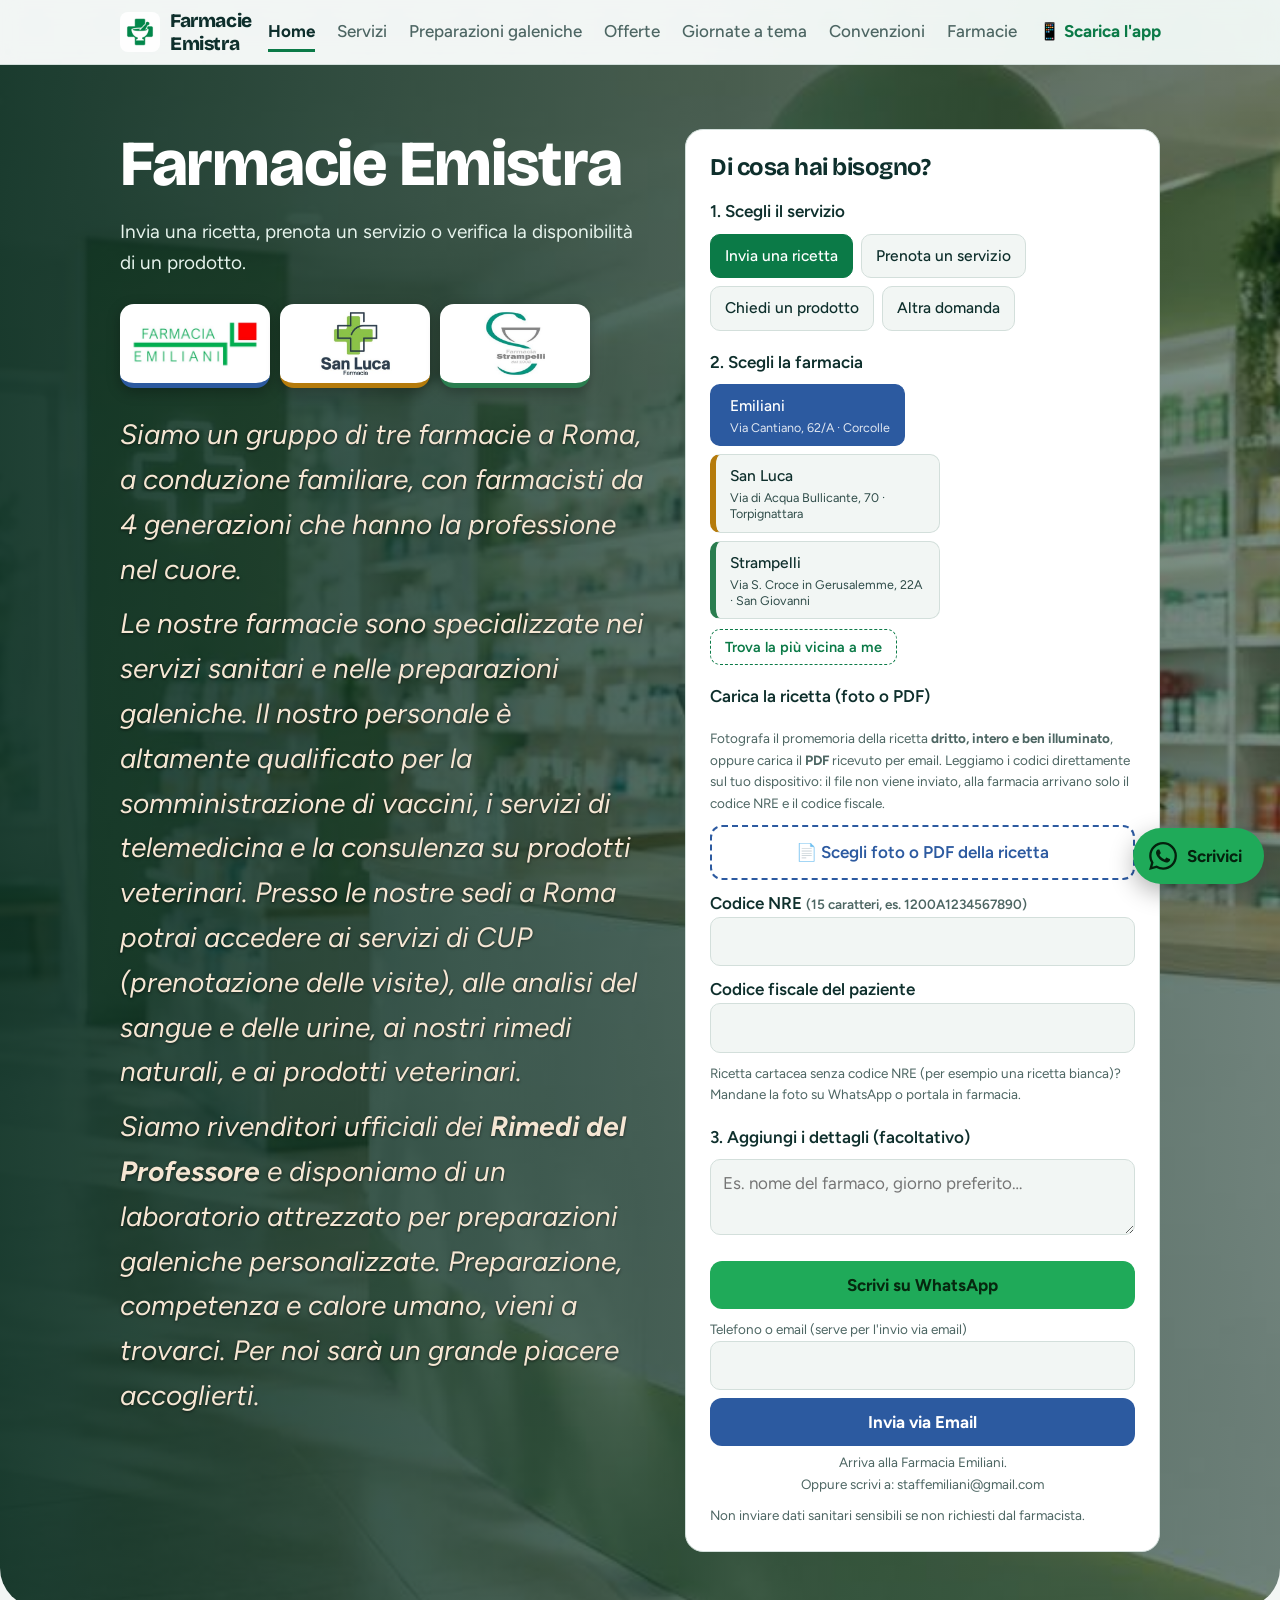
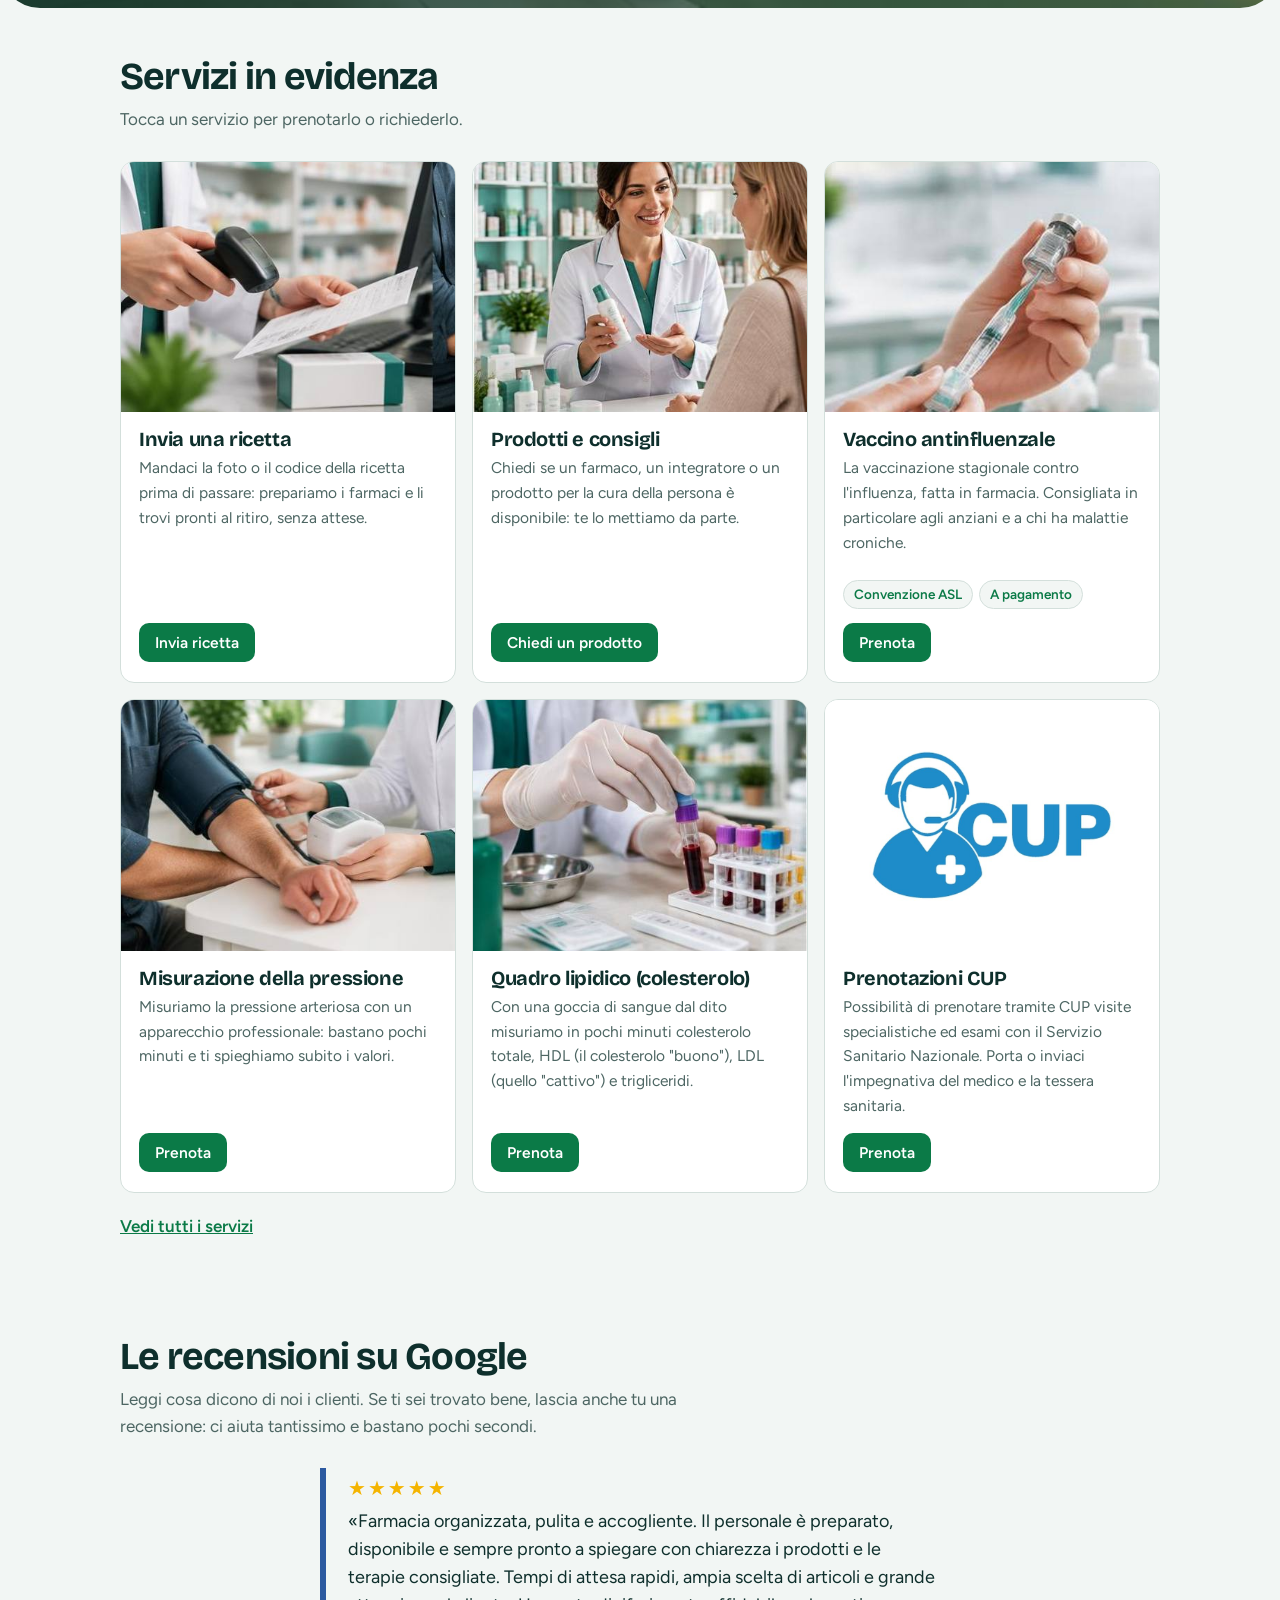
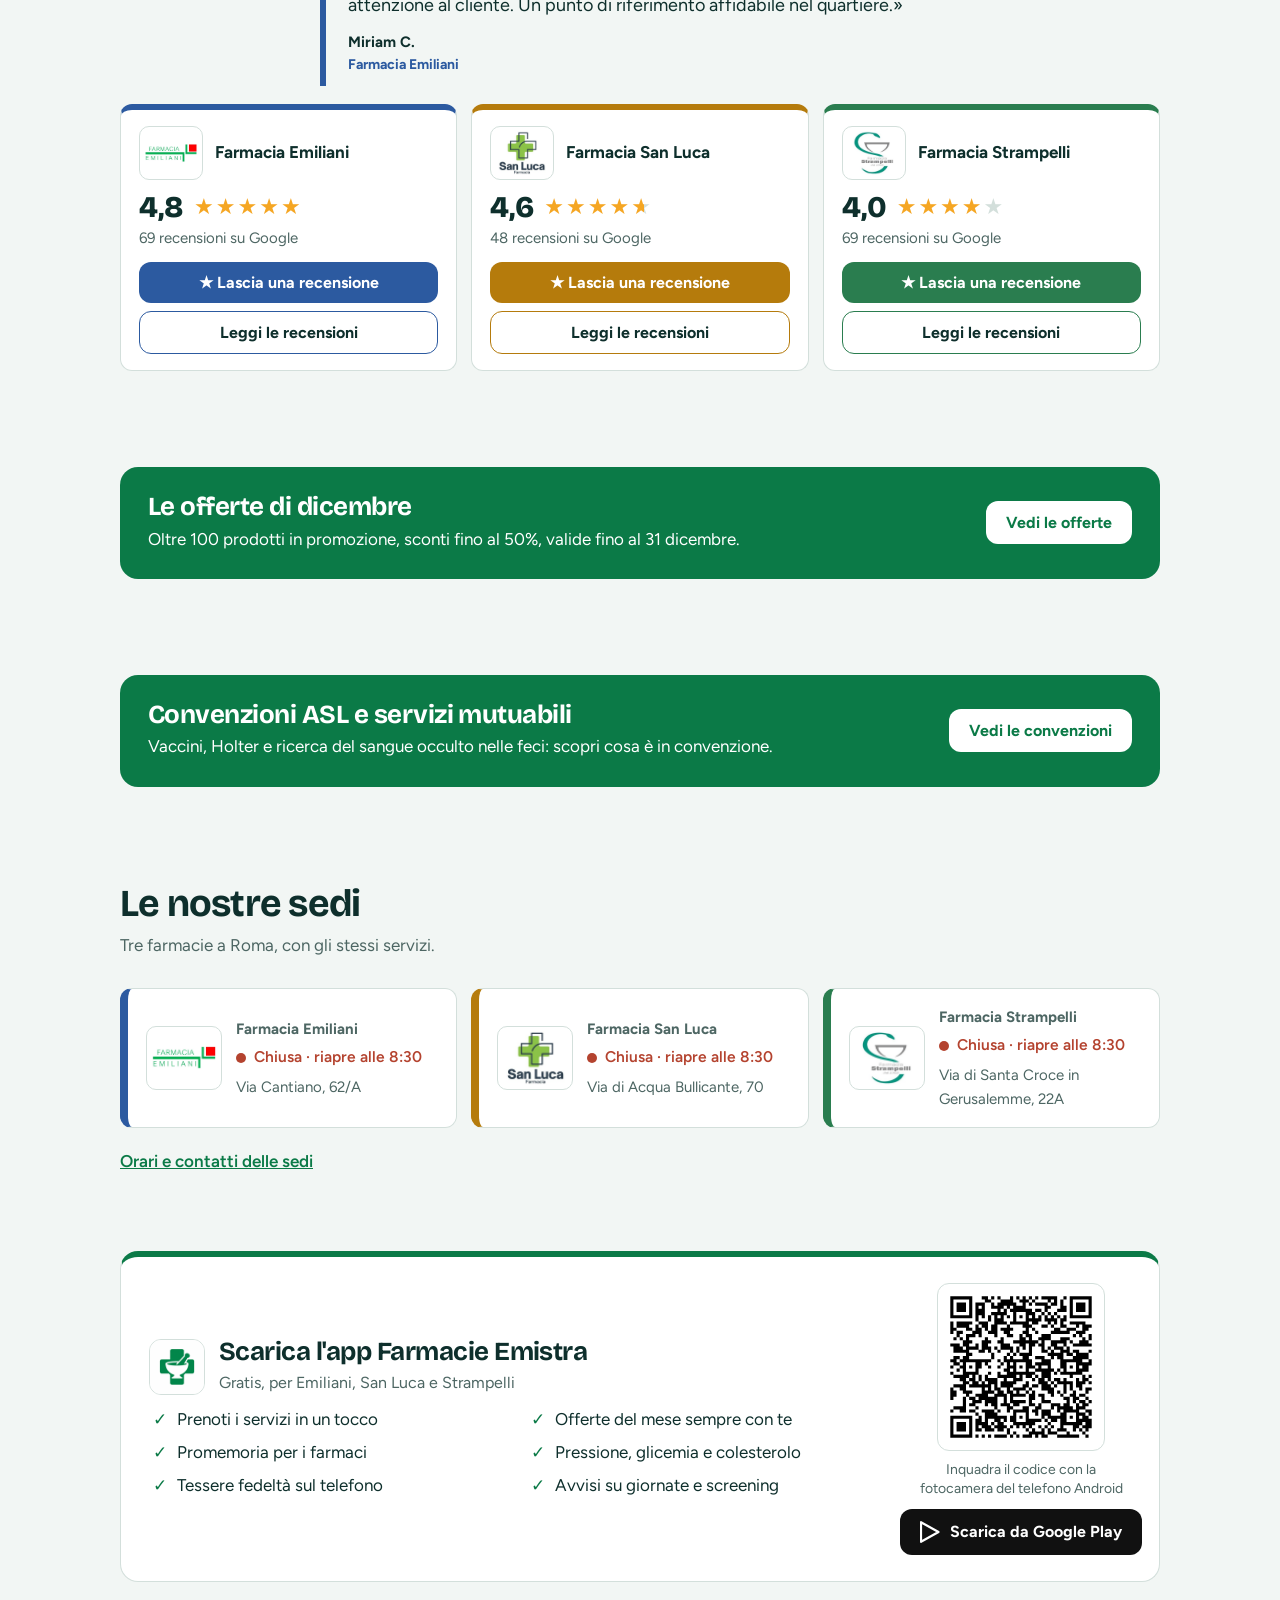
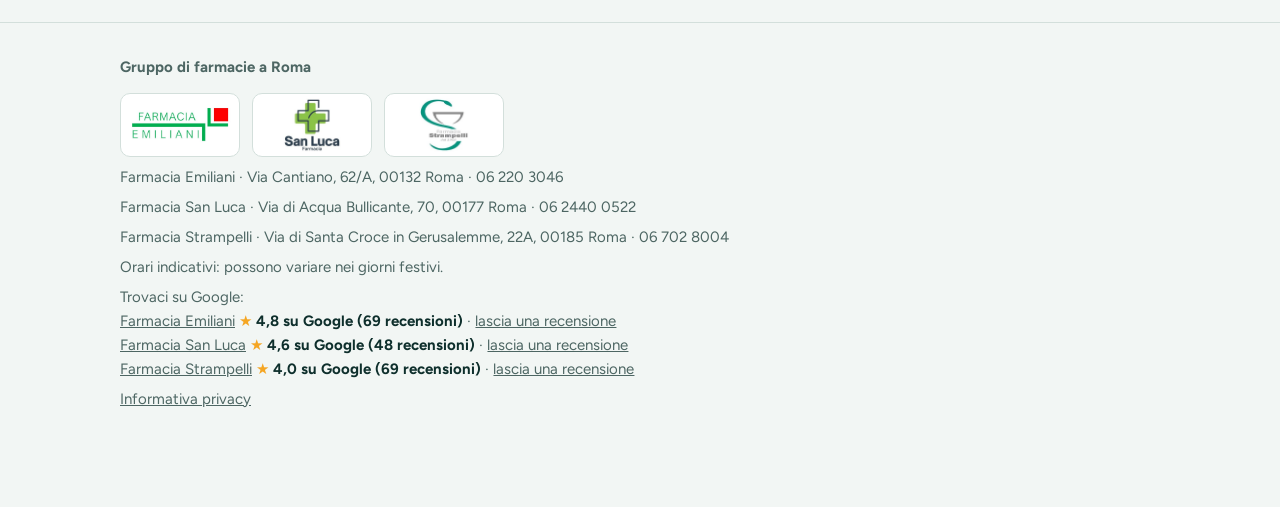
<file: index.html>
<!DOCTYPE html>
<html lang="it">
<head>
<meta charset="utf-8">
<meta name="viewport" content="width=device-width, initial-scale=1, viewport-fit=cover">
<title>Farmacie Emistra · Emiliani, San Luca e Strampelli a Roma</title>
<meta name="description" content="Farmacie Emiliani, San Luca e Strampelli a Roma: invia la ricetta, prenota vaccini, Holter, analisi e servizi, scrivi su WhatsApp alla farmacia più vicina.">
<link rel="icon" type="image/png" href="assets/img/logo-gruppo.png">
<link rel="preconnect" href="https://fonts.googleapis.com">
<link rel="preconnect" href="https://fonts.gstatic.com" crossorigin>
<link href="https://fonts.googleapis.com/css2?family=Bricolage+Grotesque:wght@500;700;800&family=Figtree:wght@400;500;600&display=swap" rel="stylesheet">
<link rel="stylesheet" href="assets/style.css?v=1795613745">
<script>document.documentElement.className+=' mese-'+(new Date()<new Date('2026-12-01T00:00:00+01:00')?'nov':'dic')</script>

</head>
<body>
<header><div class="wrap">
  <a class="brand" href="index.html"><img src="assets/img/logo-gruppo.png" alt="" width="40" height="40">Farmacie Emistra</a>
  <button type="button" class="navbtn" id="navbtn" aria-expanded="false" aria-controls="nav" aria-label="Menu"><svg width="24" height="24" viewBox="0 0 24 24" fill="none" stroke="currentColor" stroke-width="2.4" stroke-linecap="round" aria-hidden="true"><path d="M4 7h16M4 12h16M4 17h16"/></svg></button>
  <nav id="nav" aria-label="Principale"><a href="index.html" aria-current="page">Home</a><a href="servizi.html">Servizi</a><a href="preparazioni-galeniche.html">Preparazioni galeniche</a><a href="offerte.html">Offerte</a><a href="giornate.html">Giornate a tema</a><a href="convenzioni.html">Convenzioni</a><a href="farmacie.html">Farmacie</a></nav>
</div></header>
<main id="top" tabindex="-1">
<div class="hero"><div class="wrap hero-grid">
  <div>
    <h1>Farmacie Emistra</h1>
    <p class="lead">Invia una ricetta, prenota un servizio o verifica la disponibilità di un prodotto.</p>
    <div class="trio">
      <a class="chip logo l-emiliani" style="--c:var(--emiliani)" href="https://www.google.com/maps/place/?q=place_id:ChIJH382Q7F-LxMRiJyVyYdh7GQ" target="_blank" rel="noopener"><span class="sr">Farmacia Emiliani - apri la scheda su Google</span></a>
      <a class="chip logo l-sanluca" style="--c:var(--sanluca)" href="https://www.google.com/maps/place/?q=place_id:ChIJL9sEBT1iLxMRGhrkAy4iJFs" target="_blank" rel="noopener"><span class="sr">Farmacia San Luca - apri la scheda su Google</span></a>
      <a class="chip logo l-strampelli" style="--c:var(--strampelli)" href="https://www.google.com/maps/place/?q=place_id:ChIJG0-y5ZNhLxMRQLBoApzZKh0" target="_blank" rel="noopener"><span class="sr">Farmacia Strampelli - apri la scheda su Google</span></a>
    </div>
    <div class="chi">
      <p>Siamo un gruppo di tre farmacie a Roma, a conduzione familiare, con farmacisti da 4 generazioni che hanno la professione nel cuore.</p>
      <p>Le nostre farmacie sono specializzate nei servizi sanitari e nelle preparazioni galeniche. Il nostro personale è altamente qualificato per la somministrazione di vaccini, i servizi di telemedicina e la consulenza su prodotti veterinari. Presso le nostre sedi a Roma potrai accedere ai servizi di CUP (prenotazione delle visite), alle analisi del sangue e delle urine, ai nostri rimedi naturali, e ai prodotti veterinari.</p>
      <p>Siamo rivenditori ufficiali dei <strong>Rimedi del Professore</strong> e disponiamo di un laboratorio attrezzato per preparazioni galeniche personalizzate. Preparazione, competenza e calore umano, vieni a trovarci. Per noi sarà un grande piacere accoglierti.</p>
    </div>
  </div>

  <div class="ask" id="richiesta">
    <h2>Di cosa hai bisogno?</h2>
    <fieldset><legend>1. Scegli il servizio</legend>
      <div class="opts" id="svc">
        <input type="radio" name="s" id="s1" value="Vorrei inviare una ricetta" checked><label for="s1">Invia una ricetta</label>
        <input type="radio" name="s" id="s2" value="Vorrei prenotare un servizio"><label for="s2">Prenota un servizio</label>
        <input type="radio" name="s" id="s3" value="Vorrei chiedere la disponibilità di un prodotto"><label for="s3">Chiedi un prodotto</label>
        <input type="radio" name="s" id="s4" value="Vorrei un'informazione"><label for="s4">Altra domanda</label>
      </div>
    </fieldset>
    <fieldset><legend>2. Scegli la farmacia</legend>
      <div class="opts sede" id="sede">
        <input type="radio" name="f" id="f1" value="393331804161|Emiliani" checked><label for="f1" style="--c:var(--emiliani)">Emiliani<span class="ad">Via Cantiano, 62/A · Corcolle</span></label>
        <input type="radio" name="f" id="f2" value="393890336019|San Luca"><label for="f2" style="--c:var(--sanluca)">San Luca<span class="ad">Via di Acqua Bullicante, 70 · Torpignattara</span></label>
        <input type="radio" name="f" id="f3" value="393403515536|Strampelli"><label for="f3" style="--c:var(--strampelli)">Strampelli<span class="ad">Via S. Croce in Gerusalemme, 22A · San Giovanni</span></label>
      </div>
      <button type="button" class="geob" id="geob">Trova la più vicina a me</button><p class="geo" id="geoS" aria-live="polite"></p>
    </fieldset>
    <fieldset id="hrx" class="rxbox" hidden><legend>Carica la ricetta (foto o PDF)</legend>
    <p class="note">Fotografa il promemoria della ricetta <b>dritto, intero e ben illuminato</b>, oppure carica il <b>PDF</b> ricevuto per email. Leggiamo i codici direttamente sul tuo dispositivo: il file non viene inviato, alla farmacia arrivano solo il codice NRE e il codice fiscale.</p>
    <label class="rxup" for="hrxfile">📄 Scegli foto o PDF della ricetta</label>
    <input type="file" id="hrxfile" accept="image/*,application/pdf" class="rxfile">
    <p class="note rxst" id="hrxst" aria-live="polite"></p>
    <label for="hrxnre" class="rxl">Codice NRE <span class="note">(15 caratteri, es. 1200A1234567890)</span></label>
    <input type="text" id="hrxnre" class="rxin" maxlength="20" autocomplete="off" spellcheck="false">
    <label for="hrxcf" class="rxl">Codice fiscale del paziente</label>
    <input type="text" id="hrxcf" class="rxin" maxlength="16" autocomplete="off" spellcheck="false">
    <p class="note">Ricetta cartacea senza codice NRE (per esempio una ricetta bianca)? Mandane la foto su WhatsApp o portala in farmacia.</p>
  </fieldset>
    <fieldset id="hbook" hidden><legend>3. Cosa vuoi prenotare?</legend>
      <p class="note" style="margin:0 0 10px">Tocca il servizio: scegli giorno e fascia oraria e invia la richiesta.</p>
      <div class="opts picks"><button type="button" class="svc-pick" data-svc="hb0">Consulenza con il farmacista</button><button type="button" class="svc-pick" data-svc="hb1">Prenotazioni CUP</button><button type="button" class="svc-pick" data-svc="hb2">Vaccino antinfluenzale</button><button type="button" class="svc-pick" data-svc="hb3">Vaccino HPV</button><button type="button" class="svc-pick" data-svc="hb4">Vaccino antipneumococcico</button><button type="button" class="svc-pick" data-svc="hb17">Vaccino anti-Covid <small>(solo San Luca e Strampelli)</small></button><button type="button" class="svc-pick" data-svc="hb5">Misurazione della pressione</button><button type="button" class="svc-pick" data-svc="hb6">Holter cardiaco</button><button type="button" class="svc-pick" data-svc="hb7">Holter pressorio</button><button type="button" class="svc-pick" data-svc="hb12">Elettrocardiogramma (ECG)</button><button type="button" class="svc-pick" data-svc="hb8">Foratura lobi</button><button type="button" class="svc-pick" data-svc="hb9">Quadro lipidico (colesterolo)</button><button type="button" class="svc-pick" data-svc="hb10">Glicemia</button><button type="button" class="svc-pick" data-svc="hb13">Emoglobina glicata <small>(solo Strampelli)</small></button><button type="button" class="svc-pick" data-svc="hb11">Tampone streptococco</button><button type="button" class="svc-pick" data-svc="hb18">Tampone Covid</button><button type="button" class="svc-pick" data-svc="hb14">Esame delle urine <small>(solo Strampelli)</small></button><button type="button" class="svc-pick" data-svc="hb19">Intolleranze alimentari <small>(solo Strampelli)</small></button><button type="button" class="svc-pick" data-svc="hb15">Breath test Helicobacter pylori</button><button type="button" class="svc-pick" data-svc="hb16">Breath test lattosio</button></div>
      <div hidden><article class="svc" id="hb0" data-cat="r" data-book="1" data-phrase="prenotare una consulenza con il farmacista" data-title="Consulenza con il farmacista" data-ml="" data-modes=""><div><h3>Consulenza con il farmacista</h3><p>Un momento dedicato per parlare con calma delle tue terapie: come e quando prendere i farmaci, possibili interazioni, dubbi ed effetti indesiderati.</p><div class="bds"></div></div></article><article class="svc" id="hb1" data-cat="r" data-book="1" data-phrase="prenotare una visita o un esame tramite CUP" data-title="Prenotazioni CUP" data-ml="" data-modes=""><div><h3>Prenotazioni CUP</h3><p>Possibilità di prenotare tramite CUP visite specialistiche ed esami con il Servizio Sanitario Nazionale. Porta o inviaci l'impegnativa del medico e la tessera sanitaria.</p><div class="bds"></div></div></article><article class="svc" id="hb2" data-cat="v" data-book="1" data-phrase="prenotare il vaccino antinfluenzale" data-title="Vaccino antinfluenzale" data-ml="Come vuoi farlo?" data-modes="In convenzione ASL|A pagamento"><div><h3>Vaccino antinfluenzale</h3><p>La vaccinazione stagionale contro l'influenza, fatta in farmacia. Consigliata in particolare agli anziani e a chi ha malattie croniche.</p><div class="bds"><span class="bd">Convenzione ASL</span><span class="bd">A pagamento</span></div></div></article><article class="svc" id="hb3" data-cat="v" data-book="1" data-phrase="prenotare il vaccino HPV" data-title="Vaccino HPV" data-ml="" data-modes=""><div><h3>Vaccino HPV</h3><p>Vaccino contro il papillomavirus (HPV), il virus che può causare alcuni tumori, tra cui quello del collo dell'utero. Protegge maschi e femmine. Gratuito, in convenzione ASL.</p><div class="bds"><span class="bd">Convenzione ASL</span><span class="bd">Gratuito</span></div></div></article><article class="svc" id="hb4" data-cat="v" data-book="1" data-phrase="prenotare il vaccino contro lo pneumococco" data-title="Vaccino antipneumococcico" data-ml="" data-modes=""><div><h3>Vaccino antipneumococcico</h3><p>Protegge dallo pneumococco, un batterio che può causare polmonite e altre infezioni gravi. Consigliato in particolare ad anziani e persone fragili. Gratuito, in convenzione ASL.</p><div class="bds"><span class="bd">Convenzione ASL</span><span class="bd">Gratuito</span></div></div></article><article class="svc" id="hb17" data-cat="v" data-book="1" data-phrase="prenotare il vaccino anti-Covid" data-title="Vaccino anti-Covid" data-ml="" data-modes="" data-only="sanluca strampelli"><div><h3>Vaccino anti-Covid</h3><p>Il vaccino aggiornato contro il Covid-19, fatto in farmacia. Consigliato in particolare a over 60, persone fragili e a chi ha malattie croniche. Gratuito, in convenzione ASL.</p><div class="bds"><span class="bd">Convenzione ASL</span><span class="bd">Solo San Luca e Strampelli</span></div></div></article><article class="svc" id="hb5" data-cat="c" data-book="1" data-phrase="prenotare la misurazione della pressione" data-title="Misurazione della pressione" data-ml="" data-modes=""><div><h3>Misurazione della pressione</h3><p>Misuriamo la pressione arteriosa con un apparecchio professionale: bastano pochi minuti e ti spieghiamo subito i valori.</p><div class="bds"></div></div></article><article class="svc" id="hb6" data-cat="c" data-book="1" data-phrase="prenotare un Holter cardiaco" data-title="Holter cardiaco" data-ml="Come vuoi farlo?" data-modes="Mutuabile|A pagamento"><div><h3>Holter cardiaco</h3><p>Esame del cuore: ti applichiamo alcuni elettrodi sul petto collegati a un piccolo apparecchio portatile, che registra il battito per 24 ore mentre fai la tua vita normale.</p><div class="bds"><span class="bd">Mutuabile</span><span class="bd">A pagamento</span></div></div></article><article class="svc" id="hb7" data-cat="c" data-book="1" data-phrase="prenotare un Holter pressorio" data-title="Holter pressorio" data-ml="Come vuoi farlo?" data-modes="Mutuabile|A pagamento"><div><h3>Holter pressorio</h3><p>Un bracciale collegato a un piccolo apparecchio misura da solo la pressione a intervalli regolari per 24 ore, anche di notte, per vedere come varia durante la giornata.</p><div class="bds"><span class="bd">Mutuabile</span><span class="bd">A pagamento</span></div></div></article><article class="svc" id="hb8" data-cat="c" data-book="1" data-phrase="prenotare la foratura dei lobi" data-title="Foratura lobi" data-ml="" data-modes=""><div><h3>Foratura lobi</h3><p>Foratura dei lobi delle orecchie fatta dal farmacista con uno strumento sterile e monouso.</p><div class="bds"></div></div></article><article class="svc" id="hb9" data-cat="a" data-book="1" data-phrase="prenotare il quadro lipidico (colesterolo, trigliceridi, HDL e LDL)" data-title="Quadro lipidico (colesterolo)" data-ml="" data-modes=""><div><h3>Quadro lipidico (colesterolo)</h3><p>Con una goccia di sangue dal dito misuriamo in pochi minuti colesterolo totale, HDL (il colesterolo &quot;buono&quot;), LDL (quello &quot;cattivo&quot;) e trigliceridi.</p><div class="bds"></div></div></article><article class="svc" id="hb10" data-cat="a" data-book="1" data-phrase="prenotare la misurazione della glicemia" data-title="Glicemia" data-ml="" data-modes=""><div><h3>Glicemia</h3><p>Misura dello zucchero nel sangue con una goccia prelevata dal dito, risultato in pochi secondi. Per un valore più affidabile è meglio venire a digiuno.</p><div class="bds"></div></div></article><article class="svc" id="hb11" data-cat="a" data-book="1" data-phrase="prenotare un tampone per lo streptococco" data-title="Tampone streptococco" data-ml="" data-modes=""><div><h3>Tampone streptococco</h3><p>Tampone rapido per capire se il mal di gola è dovuto allo streptococco. Risultato in pochi minuti.</p><div class="bds"></div></div></article><article class="svc" id="hb18" data-cat="a" data-book="1" data-phrase="prenotare un tampone per il Covid" data-title="Tampone Covid" data-ml="" data-modes=""><div><h3>Tampone Covid</h3><p>Tampone rapido per il Covid-19, per chi ha febbre, tosse o altri sintomi respiratori. Risultato in pochi minuti.</p><div class="bds"></div></div></article><article class="svc" id="hb12" data-cat="c" data-book="1" data-phrase="prenotare un elettrocardiogramma (ECG) a pagamento" data-title="Elettrocardiogramma (ECG)" data-ml="" data-modes=""><div><h3>Elettrocardiogramma (ECG)</h3><p>Esame rapido e indolore che registra l'attività elettrica del cuore: applichiamo alcuni elettrodi su petto, braccia e gambe e in pochi minuti otteniamo il tracciato.</p><div class="bds"><span class="bd">A pagamento</span></div></div></article><article class="svc" id="hb13" data-cat="a" data-book="1" data-phrase="prenotare l'esame dell'emoglobina glicata" data-title="Emoglobina glicata" data-ml="" data-modes="" data-only="strampelli"><div><h3>Emoglobina glicata</h3><p>Con una goccia di sangue dal dito misuriamo l'emoglobina glicata (HbA1c), che indica la media della glicemia negli ultimi 2-3 mesi. Utile soprattutto per chi ha il diabete.</p><div class="bds"><span class="bd">Solo Strampelli</span></div></div></article><article class="svc" id="hb14" data-cat="a" data-book="1" data-phrase="prenotare l'esame delle urine" data-title="Esame delle urine" data-ml="" data-modes="" data-only="strampelli"><div><h3>Esame delle urine</h3><p>Analisi di un campione di urine con striscia reattiva: valuta glucosio, proteine, sangue, globuli bianchi e altri parametri. Porta le urine del mattino in un contenitore sterile.</p><div class="bds"><span class="bd">Solo Strampelli</span></div></div></article><article class="svc" id="hb19" data-cat="a" data-book="1" data-phrase="prenotare il test delle intolleranze alimentari" data-title="Intolleranze alimentari" data-ml="" data-modes="" data-only="strampelli"><div><h3>Intolleranze alimentari</h3><p>Test delle intolleranze alimentari con un prelievo capillare: basta una goccia di sangue dal dito.</p><div class="bds"><span class="bd">Solo Strampelli</span></div></div></article><article class="svc" id="hb15" data-cat="a" data-book="1" data-phrase="prenotare un breath test per Helicobacter pylori" data-title="Breath test Helicobacter pylori" data-ml="" data-modes=""><div><h3>Breath test Helicobacter pylori</h3><p>Test del respiro semplice e non invasivo per scoprire l'infezione da Helicobacter pylori, il batterio che può causare gastrite e ulcera. Si soffia in alcune provette prima e dopo aver bevuto una soluzione. Va fatto a digiuno: ti diamo noi le istruzioni.</p><div class="bds"></div></div></article><article class="svc" id="hb16" data-cat="a" data-book="1" data-phrase="prenotare un breath test per il lattosio" data-title="Breath test lattosio" data-ml="" data-modes=""><div><h3>Breath test lattosio</h3><p>Test del respiro semplice e non invasivo per scoprire l'intolleranza al lattosio. Si soffia in alcune provette prima e dopo aver bevuto una soluzione con lattosio. Va fatto a digiuno: ti diamo noi le istruzioni.</p><div class="bds"></div></div></article></div>
    </fieldset>
    <fieldset id="hdet"><legend><label for="det" style="font-weight:600">3. Aggiungi i dettagli (facoltativo)</label></legend>
      <textarea id="det" placeholder="Es. nome del farmaco, giorno preferito…"></textarea>
    </fieldset>
    <div id="hsend">
      <a class="btn" id="go" href="#" target="_blank" rel="noopener">Scrivi su WhatsApp</a>
      <label for="hc" class="note" style="display:block;margin-top:10px">Telefono o email (serve per l'invio via email)</label><input type="text" id="hc" autocomplete="email" class="hc">
      <button type="button" class="btn btn-mail" id="gomail">Invia via Email</button>
      <p class="note mailto-alt" id="gomailalt"></p>
    </div>
    <p class="note">Non inviare dati sanitari sensibili se non richiesti dal farmacista.</p>
    <p class="note" id="hpriv" hidden>La richiesta viene registrata dalla farmacia scelta per gestirla. <a href="privacy.html">Informativa privacy</a></p>
  </div>
</div></div>
<div id="giornate-home"></div>
<section><div class="wrap"><h2>Servizi in evidenza</h2><p class="intro">Tocca un servizio per prenotarlo o richiederlo.</p>
<div class="services" id="hl"><article class="svc" data-cat="r" data-book="0" data-phrase="inviare una ricetta" data-title="Invia una ricetta" data-ml="" data-modes=""><img src="assets/img/invia-una-ricetta.jpg" alt="" loading="lazy"><div><h3>Invia una ricetta</h3><p>Mandaci la foto o il codice della ricetta prima di passare: prepariamo i farmaci e li trovi pronti al ritiro, senza attese.</p><div class="bds"></div><button type="button" class="svc-btn">Invia ricetta</button></div></article><article class="svc" data-cat="r" data-book="0" data-phrase="chiedere la disponibilità di un prodotto" data-title="Prodotti e consigli" data-ml="" data-modes=""><img src="assets/img/prodotti-e-consigli.jpg" alt="" loading="lazy"><div><h3>Prodotti e consigli</h3><p>Chiedi se un farmaco, un integratore o un prodotto per la cura della persona è disponibile: te lo mettiamo da parte.</p><div class="bds"></div><button type="button" class="svc-btn">Chiedi un prodotto</button></div></article><article class="svc" data-cat="v" data-book="1" data-phrase="prenotare il vaccino antinfluenzale" data-title="Vaccino antinfluenzale" data-ml="Come vuoi farlo?" data-modes="In convenzione ASL|A pagamento"><img src="assets/img/vaccino-antinfluenzale.jpg" alt="" loading="lazy"><div><h3>Vaccino antinfluenzale</h3><p>La vaccinazione stagionale contro l'influenza, fatta in farmacia. Consigliata in particolare agli anziani e a chi ha malattie croniche.</p><div class="bds"><span class="bd">Convenzione ASL</span><span class="bd">A pagamento</span></div><button type="button" class="svc-btn">Prenota</button></div></article><article class="svc" data-cat="c" data-book="1" data-phrase="prenotare la misurazione della pressione" data-title="Misurazione della pressione" data-ml="" data-modes=""><img src="assets/img/misurazione-della-pressione.jpg" alt="" loading="lazy"><div><h3>Misurazione della pressione</h3><p>Misuriamo la pressione arteriosa con un apparecchio professionale: bastano pochi minuti e ti spieghiamo subito i valori.</p><div class="bds"></div><button type="button" class="svc-btn">Prenota</button></div></article><article class="svc" data-cat="a" data-book="1" data-phrase="prenotare il quadro lipidico (colesterolo, trigliceridi, HDL e LDL)" data-title="Quadro lipidico (colesterolo)" data-ml="" data-modes=""><img src="assets/img/metabolic-check.jpg" alt="" loading="lazy"><div><h3>Quadro lipidico (colesterolo)</h3><p>Con una goccia di sangue dal dito misuriamo in pochi minuti colesterolo totale, HDL (il colesterolo &quot;buono&quot;), LDL (quello &quot;cattivo&quot;) e trigliceridi.</p><div class="bds"></div><button type="button" class="svc-btn">Prenota</button></div></article><article class="svc" data-cat="r" data-book="1" data-phrase="prenotare una visita o un esame tramite CUP" data-title="Prenotazioni CUP" data-ml="" data-modes=""><img src="assets/img/prenotazione-visite-cup.jpg?v=1792423168" alt="" loading="lazy"><div><h3>Prenotazioni CUP</h3><p>Possibilità di prenotare tramite CUP visite specialistiche ed esami con il Servizio Sanitario Nazionale. Porta o inviaci l'impegnativa del medico e la tessera sanitaria.</p><div class="bds"></div><button type="button" class="svc-btn">Prenota</button></div></article></div><a class="more" href="servizi.html">Vedi tutti i servizi</a></div></section>
<section id="recensioni"><div class="wrap"><h2>Le recensioni su Google</h2><p class="intro">Leggi cosa dicono di noi i clienti. Se ti sei trovato bene, lascia anche tu una recensione: ci aiuta tantissimo e bastano pochi secondi.</p><div class="rvt" id="rvt" hidden aria-label="Recensioni dei clienti"><div class="rvt-track" id="rvtt"></div></div><div class="rv-grid"><div class="rv" data-rv="emiliani" style="--c:var(--emiliani)"><div class="rvh"><img class="ml" src="assets/img/logo-emiliani.jpg" alt="Logo Farmacia Emiliani"><b>Farmacia Emiliani</b></div><p class="rvs"><span class="rvn"></span><span class="stars" aria-hidden="true">★★★★★</span><span class="rvc"></span></p><div class="rva"><a class="rvw" href="https://search.google.com/local/writereview?placeid=ChIJH382Q7F-LxMRiJyVyYdh7GQ" target="_blank" rel="noopener">★ Lascia una recensione</a><a class="rvr" href="https://www.google.com/maps/place/?q=place_id:ChIJH382Q7F-LxMRiJyVyYdh7GQ" target="_blank" rel="noopener">Leggi le recensioni</a></div></div><div class="rv" data-rv="sanluca" style="--c:var(--sanluca)"><div class="rvh"><img class="ml" src="assets/img/logo-san-luca.jpg" alt="Logo Farmacia San Luca"><b>Farmacia San Luca</b></div><p class="rvs"><span class="rvn"></span><span class="stars" aria-hidden="true">★★★★★</span><span class="rvc"></span></p><div class="rva"><a class="rvw" href="https://search.google.com/local/writereview?placeid=ChIJL9sEBT1iLxMRGhrkAy4iJFs" target="_blank" rel="noopener">★ Lascia una recensione</a><a class="rvr" href="https://www.google.com/maps/place/?q=place_id:ChIJL9sEBT1iLxMRGhrkAy4iJFs" target="_blank" rel="noopener">Leggi le recensioni</a></div></div><div class="rv" data-rv="strampelli" style="--c:var(--strampelli)"><div class="rvh"><img class="ml" src="assets/img/logo-strampelli.jpg" alt="Logo Farmacia Strampelli"><b>Farmacia Strampelli</b></div><p class="rvs"><span class="rvn"></span><span class="stars" aria-hidden="true">★★★★★</span><span class="rvc"></span></p><div class="rva"><a class="rvw" href="https://search.google.com/local/writereview?placeid=ChIJG0-y5ZNhLxMRQLBoApzZKh0" target="_blank" rel="noopener">★ Lascia una recensione</a><a class="rvr" href="https://www.google.com/maps/place/?q=place_id:ChIJG0-y5ZNhLxMRQLBoApzZKh0" target="_blank" rel="noopener">Leggi le recensioni</a></div></div></div></div></section>
<section><div class="wrap"><div class="band"><div><h2>Le offerte di <span data-mese="nov">novembre</span><span data-mese="dic">dicembre</span></h2><p data-mese="nov">Oltre 90 prodotti in promozione, sconti fino al 50%, valide fino al 30 novembre.</p><p data-mese="dic">Oltre 100 prodotti in promozione, sconti fino al 50%, valide fino al 31 dicembre.</p></div><a class="btnl" href="offerte.html">Vedi le offerte</a></div></div></section>
<section><div class="wrap"><div class="band"><div><h2>Convenzioni ASL e servizi mutuabili</h2><p>Vaccini, Holter e ricerca del sangue occulto nelle feci: scopri cosa è in convenzione.</p></div><a class="btnl" href="convenzioni.html">Vedi le convenzioni</a></div></div></section>
<section><div class="wrap"><h2>Le nostre sedi</h2><p class="intro">Tre farmacie a Roma, con gli stessi servizi.</p><div class="mini-grid"><a class="mini" href="farmacie.html" style="--c:var(--emiliani)"><img class="ml" src="assets/img/logo-emiliani.jpg" alt="Logo Farmacia Emiliani"><span class="mt"><b>Farmacia Emiliani</b><span class="st" data-k="emiliani"></span><span>Via Cantiano, 62/A</span></span></a><a class="mini" href="farmacie.html" style="--c:var(--sanluca)"><img class="ml" src="assets/img/logo-san-luca.jpg" alt="Logo Farmacia San Luca"><span class="mt"><b>Farmacia San Luca</b><span class="st" data-k="sanluca"></span><span>Via di Acqua Bullicante, 70</span></span></a><a class="mini" href="farmacie.html" style="--c:var(--strampelli)"><img class="ml" src="assets/img/logo-strampelli.jpg" alt="Logo Farmacia Strampelli"><span class="mt"><b>Farmacia Strampelli</b><span class="st" data-k="strampelli"></span><span>Via di Santa Croce in Gerusalemme, 22A</span></span></a></div>
<a class="more" href="farmacie.html">Orari e contatti delle sedi</a></div></section>
</main>
<footer><div class="wrap"><strong>Gruppo di farmacie a Roma</strong><div class="flogos"><img src="assets/img/logo-emiliani.jpg" alt="Logo Farmacia Emiliani"><img src="assets/img/logo-san-luca.jpg" alt="Logo Farmacia San Luca"><img src="assets/img/logo-strampelli.jpg" alt="Logo Farmacia Strampelli"></div><address>Farmacia Emiliani · Via Cantiano, 62/A, 00132 Roma · 06 220 3046</address><address>Farmacia San Luca · Via di Acqua Bullicante, 70, 00177 Roma · 06 2440 0522</address><address>Farmacia Strampelli · Via di Santa Croce in Gerusalemme, 22A, 00185 Roma · 06 702 8004</address><address>Orari indicativi: possono variare nei giorni festivi.</address><address>Trovaci su Google:<br><a href="https://www.google.com/maps/place/?q=place_id:ChIJH382Q7F-LxMRiJyVyYdh7GQ" target="_blank" rel="noopener">Farmacia Emiliani</a> <span data-gr="emiliani" class="gr"></span> · <a href="https://search.google.com/local/writereview?placeid=ChIJH382Q7F-LxMRiJyVyYdh7GQ" target="_blank" rel="noopener">lascia una recensione</a><br><a href="https://www.google.com/maps/place/?q=place_id:ChIJL9sEBT1iLxMRGhrkAy4iJFs" target="_blank" rel="noopener">Farmacia San Luca</a> <span data-gr="sanluca" class="gr"></span> · <a href="https://search.google.com/local/writereview?placeid=ChIJL9sEBT1iLxMRGhrkAy4iJFs" target="_blank" rel="noopener">lascia una recensione</a><br><a href="https://www.google.com/maps/place/?q=place_id:ChIJG0-y5ZNhLxMRQLBoApzZKh0" target="_blank" rel="noopener">Farmacia Strampelli</a> <span data-gr="strampelli" class="gr"></span> · <a href="https://search.google.com/local/writereview?placeid=ChIJG0-y5ZNhLxMRQLBoApzZKh0" target="_blank" rel="noopener">lascia una recensione</a></address><address><a href="privacy.html">Informativa privacy</a></address></div></footer>
<dialog id="dlg" aria-labelledby="dt"><div class="dlg">
  <button type="button" class="x" id="dx" aria-label="Chiudi">&times;</button>
  <h2 id="dt"></h2>
  <p class="ddesc" id="ddesc"></p>
  <fieldset><legend>Farmacia</legend>
    <div class="opts sede">
      <input type="radio" name="df" id="d1" value="393331804161|Emiliani" checked><label for="d1" style="--c:var(--emiliani)">Emiliani<span class="ad">Via Cantiano, 62/A · Corcolle</span></label>
      <input type="radio" name="df" id="d2" value="393890336019|San Luca"><label for="d2" style="--c:var(--sanluca)">San Luca<span class="ad">Via di Acqua Bullicante, 70 · Torpignattara</span></label>
      <input type="radio" name="df" id="d3" value="393403515536|Strampelli"><label for="d3" style="--c:var(--strampelli)">Strampelli<span class="ad">Via S. Croce in Gerusalemme, 22A · San Giovanni</span></label>
    </div>
    <button type="button" class="geob" id="dgeob">Trova la più vicina a me</button><p class="geo" id="dgeo" aria-live="polite"></p></fieldset>
  <fieldset id="rx" class="rxbox" hidden><legend>Carica la ricetta (foto o PDF)</legend>
    <p class="note">Fotografa il promemoria della ricetta <b>dritto, intero e ben illuminato</b>, oppure carica il <b>PDF</b> ricevuto per email. Leggiamo i codici direttamente sul tuo dispositivo: il file non viene inviato, alla farmacia arrivano solo il codice NRE e il codice fiscale.</p>
    <label class="rxup" for="rxfile">📄 Scegli foto o PDF della ricetta</label>
    <input type="file" id="rxfile" accept="image/*,application/pdf" class="rxfile">
    <p class="note rxst" id="rxst" aria-live="polite"></p>
    <label for="rxnre" class="rxl">Codice NRE <span class="note">(15 caratteri, es. 1200A1234567890)</span></label>
    <input type="text" id="rxnre" class="rxin" maxlength="20" autocomplete="off" spellcheck="false">
    <label for="rxcf" class="rxl">Codice fiscale del paziente</label>
    <input type="text" id="rxcf" class="rxin" maxlength="16" autocomplete="off" spellcheck="false">
    <p class="note">Ricetta cartacea senza codice NRE (per esempio una ricetta bianca)? Mandane la foto su WhatsApp o portala in farmacia.</p>
  </fieldset>
  <fieldset id="modes" hidden><legend id="ml"></legend><div class="opts" id="mopts"></div></fieldset>
  <div id="when">
    <fieldset><legend><label for="dd" style="font-weight:600">Giorno preferito</label></legend><input type="date" id="dd"></fieldset>
    <fieldset><legend>Fascia oraria</legend>
      <div class="opts">
        <input type="radio" name="dh" id="h1" value="" checked><label for="h1">Indifferente</label>
        <input type="radio" name="dh" id="h2" value="di mattina"><label for="h2">Mattina</label>
        <input type="radio" name="dh" id="h3" value="di pomeriggio"><label for="h3">Pomeriggio</label>
      </div></fieldset>
  </div>
  <fieldset><legend><label for="dn" style="font-weight:600">Nome e cognome (facoltativo)</label></legend><input type="text" id="dn" autocomplete="name"></fieldset>
  <fieldset><legend><label for="dp" style="font-weight:600">Telefono per essere ricontattati</label></legend><input type="tel" id="dp" autocomplete="tel" inputmode="tel"></fieldset>
  <fieldset><legend><label for="de" style="font-weight:600">Email</label></legend><input type="email" id="de" autocomplete="email" inputmode="email"></fieldset>
  <p class="note">Per l\'invio via email lascia almeno il telefono o l\'email, così la farmacia può risponderti.</p>
  <fieldset><legend><label for="dm" style="font-weight:600">Note (facoltativo)</label></legend><textarea id="dm"></textarea></fieldset>
  <p class="note" id="dhint"></p>
  <div class="hp" aria-hidden="true"><label>Sito web <input type="text" id="website" tabindex="-1" autocomplete="off"></label></div>
  <a class="btn" id="dgo" href="#" target="_blank" rel="noopener" style="margin-top:14px">Scrivi su WhatsApp</a>
  <button type="button" class="btn btn-mail" id="dmail">Invia via Email</button>
  <p class="note mailto-alt" id="dmailalt"></p>
  <p class="note" id="dpriv" hidden>La richiesta viene registrata dalla farmacia scelta per gestirla. <a href="privacy.html">Informativa privacy</a></p>
</div></dialog>
<div class="fab">
  <div class="menu" id="menu" role="dialog" aria-label="Scrivici su WhatsApp"><p class="mh">Con quale farmacia vuoi parlare?</p><div class="mrow" style="--c:var(--emiliani)"><a class="mwa" target="_blank" rel="noopener" href="https://wa.me/393331804161"><b>Emiliani</b><span>333 180 4161</span></a><a class="mcall" href="tel:+39062203046" aria-label="Chiama Emiliani"><svg width="22" height="22" viewBox="0 0 24 24" fill="none" stroke="currentColor" stroke-width="2" stroke-linecap="round" stroke-linejoin="round" aria-hidden="true"><path d="M22 16.9v3a2 2 0 0 1-2.2 2 19.8 19.8 0 0 1-8.6-3.1 19.5 19.5 0 0 1-6-6A19.8 19.8 0 0 1 2.1 4.2 2 2 0 0 1 4.1 2h3a2 2 0 0 1 2 1.7c.1 1 .4 1.9.7 2.8a2 2 0 0 1-.5 2.1L8.1 9.9a16 16 0 0 0 6 6l1.3-1.3a2 2 0 0 1 2.1-.4c.9.3 1.8.6 2.8.7a2 2 0 0 1 1.7 2z"/></svg></a></div><div class="mrow" style="--c:var(--sanluca)"><a class="mwa" target="_blank" rel="noopener" href="https://wa.me/393890336019"><b>San Luca</b><span>389 033 6019</span></a><a class="mcall" href="tel:+390624400522" aria-label="Chiama San Luca"><svg width="22" height="22" viewBox="0 0 24 24" fill="none" stroke="currentColor" stroke-width="2" stroke-linecap="round" stroke-linejoin="round" aria-hidden="true"><path d="M22 16.9v3a2 2 0 0 1-2.2 2 19.8 19.8 0 0 1-8.6-3.1 19.5 19.5 0 0 1-6-6A19.8 19.8 0 0 1 2.1 4.2 2 2 0 0 1 4.1 2h3a2 2 0 0 1 2 1.7c.1 1 .4 1.9.7 2.8a2 2 0 0 1-.5 2.1L8.1 9.9a16 16 0 0 0 6 6l1.3-1.3a2 2 0 0 1 2.1-.4c.9.3 1.8.6 2.8.7a2 2 0 0 1 1.7 2z"/></svg></a></div><div class="mrow" style="--c:var(--strampelli)"><a class="mwa" target="_blank" rel="noopener" href="https://wa.me/393403515536"><b>Strampelli</b><span>340 351 5536</span></a><a class="mcall" href="tel:+39067028004" aria-label="Chiama Strampelli"><svg width="22" height="22" viewBox="0 0 24 24" fill="none" stroke="currentColor" stroke-width="2" stroke-linecap="round" stroke-linejoin="round" aria-hidden="true"><path d="M22 16.9v3a2 2 0 0 1-2.2 2 19.8 19.8 0 0 1-8.6-3.1 19.5 19.5 0 0 1-6-6A19.8 19.8 0 0 1 2.1 4.2 2 2 0 0 1 4.1 2h3a2 2 0 0 1 2 1.7c.1 1 .4 1.9.7 2.8a2 2 0 0 1-.5 2.1L8.1 9.9a16 16 0 0 0 6 6l1.3-1.3a2 2 0 0 1 2.1-.4c.9.3 1.8.6 2.8.7a2 2 0 0 1 1.7 2z"/></svg></a></div></div>
  <button id="fab" aria-expanded="false" aria-controls="menu"><svg width="28" height="28" viewBox="0 0 24 24" fill="currentColor" aria-hidden="true"><path d="M17.472 14.382c-.297-.149-1.758-.867-2.03-.967-.273-.099-.471-.148-.67.15-.197.297-.767.966-.94 1.164-.173.199-.347.223-.644.075-.297-.15-1.255-.463-2.39-1.475-.883-.788-1.48-1.761-1.653-2.059-.173-.297-.018-.458.13-.606.134-.133.298-.347.446-.52.149-.174.198-.298.298-.497.099-.198.05-.371-.025-.52-.075-.149-.669-1.612-.916-2.207-.242-.579-.487-.5-.669-.51-.173-.008-.371-.01-.57-.01-.198 0-.52.074-.792.372-.272.297-1.04 1.016-1.04 2.479 0 1.462 1.065 2.875 1.213 3.074.149.198 2.096 3.2 5.077 4.487.709.306 1.262.489 1.694.625.712.227 1.36.195 1.871.118.571-.085 1.758-.719 2.006-1.413.248-.694.248-1.289.173-1.413-.074-.124-.272-.198-.57-.347m-5.421 7.403h-.004a9.87 9.87 0 01-5.031-1.378l-.361-.214-3.741.982.998-3.648-.235-.374a9.86 9.86 0 01-1.51-5.26c.001-5.45 4.436-9.884 9.888-9.884 2.64 0 5.122 1.03 6.988 2.898a9.825 9.825 0 012.893 6.994c-.003 5.45-4.437 9.884-9.885 9.884m8.413-18.297A11.815 11.815 0 0012.05 0C5.495 0 .16 5.335.157 11.892c0 2.096.547 4.142 1.588 5.945L.057 24l6.305-1.654a11.882 11.882 0 005.683 1.448h.005c6.554 0 11.89-5.335 11.893-11.893a11.821 11.821 0 00-3.48-8.413Z"/></svg><span>Scrivici</span></button>
</div>
<script src="assets/config.js?v=1795613745"></script>
<script src="assets/ricetta.js?v=1795613745"></script>
<script src="assets/giornate.js?v=1795613745"></script>
<script src="assets/app.js?v=1795613745"></script>
</body>
</html>
</file>
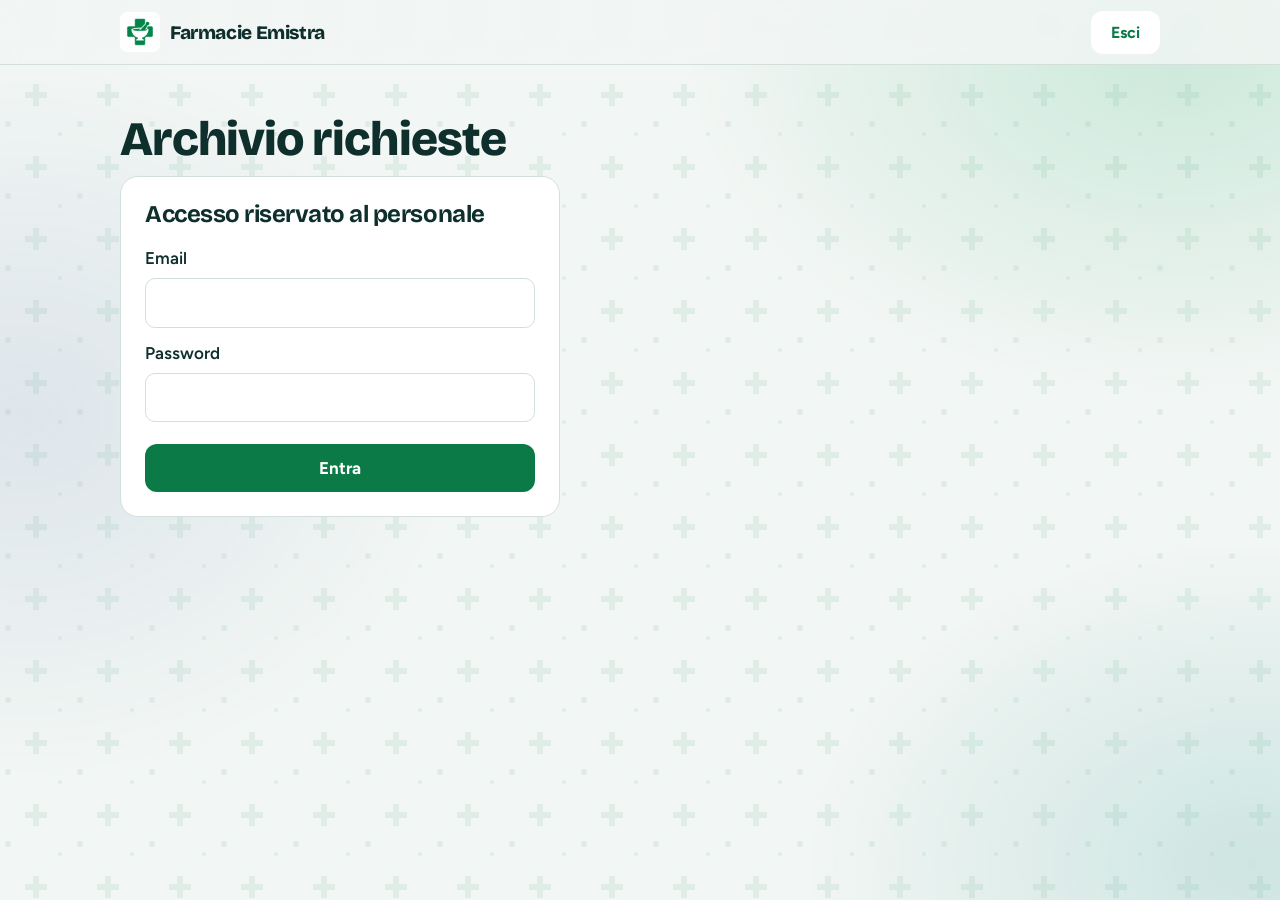
<file: archivio.html>
<!DOCTYPE html>
<html lang="it">
<head>
<meta charset="utf-8">
<meta name="viewport" content="width=device-width, initial-scale=1, viewport-fit=cover">
<title>Archivio richieste · Farmacie Emistra</title>
<meta name="description" content="Area riservata">
<meta name="robots" content="noindex, nofollow">
<link rel="icon" type="image/png" href="assets/img/logo-gruppo.png">
<link rel="preconnect" href="https://fonts.googleapis.com">
<link rel="preconnect" href="https://fonts.gstatic.com" crossorigin>
<link href="https://fonts.googleapis.com/css2?family=Bricolage+Grotesque:wght@500;700;800&family=Figtree:wght@400;500;600&display=swap" rel="stylesheet">
<link rel="stylesheet" href="assets/style.css?v=1795613745">

</head>
<body>
<header><div class="wrap"><a class="brand" href="index.html"><img src="assets/img/logo-gruppo.png" alt="" width="40" height="40">Farmacie Emistra</a><button type="button" class="btnl" id="out" hidden>Esci</button></div></header>
<main id="top" tabindex="-1">
<section><div class="wrap">
<h1 class="ph">Archivio richieste</h1>
<p class="intro" id="nocfg" hidden>L'archivio non è ancora collegato. Compila <b>assets/config.js</b> come indicato nel file LEGGIMI.md.</p>
<div class="ask" id="login" style="max-width:440px">
  <h2>Accesso riservato al personale</h2>
  <form id="lf"><label for="em">Email</label><input type="email" id="em" autocomplete="username" required>
  <label for="pw">Password</label><input type="password" id="pw" autocomplete="current-password" required>
  <p class="note" id="lerr" role="alert" style="color:#b4432f;font-weight:600"></p>
  <button class="btn" type="submit" style="background:var(--brand);color:var(--brand-ink);margin-top:12px">Entra</button></form>
</div>
<div id="app" hidden>
  <div class="filters" id="tabs" role="group" aria-label="Sede"></div>
  <div class="filters" id="stf" role="group" aria-label="Stato"></div>
  <div class="tools"><input type="search" id="q" placeholder="Cerca nome, telefono, servizio…" aria-label="Cerca"><button type="button" class="btnl" id="csv" style="background:var(--brand);color:var(--brand-ink)">Scarica CSV</button><span class="note" id="upd"></span></div>
  <div id="list" aria-live="polite"></div>
</div>
</div></section>
</main>


<script src="assets/config.js?v=1795613745"></script>
<script src="assets/archivio.js?v=1795613745"></script>
</body>
</html>
</file>
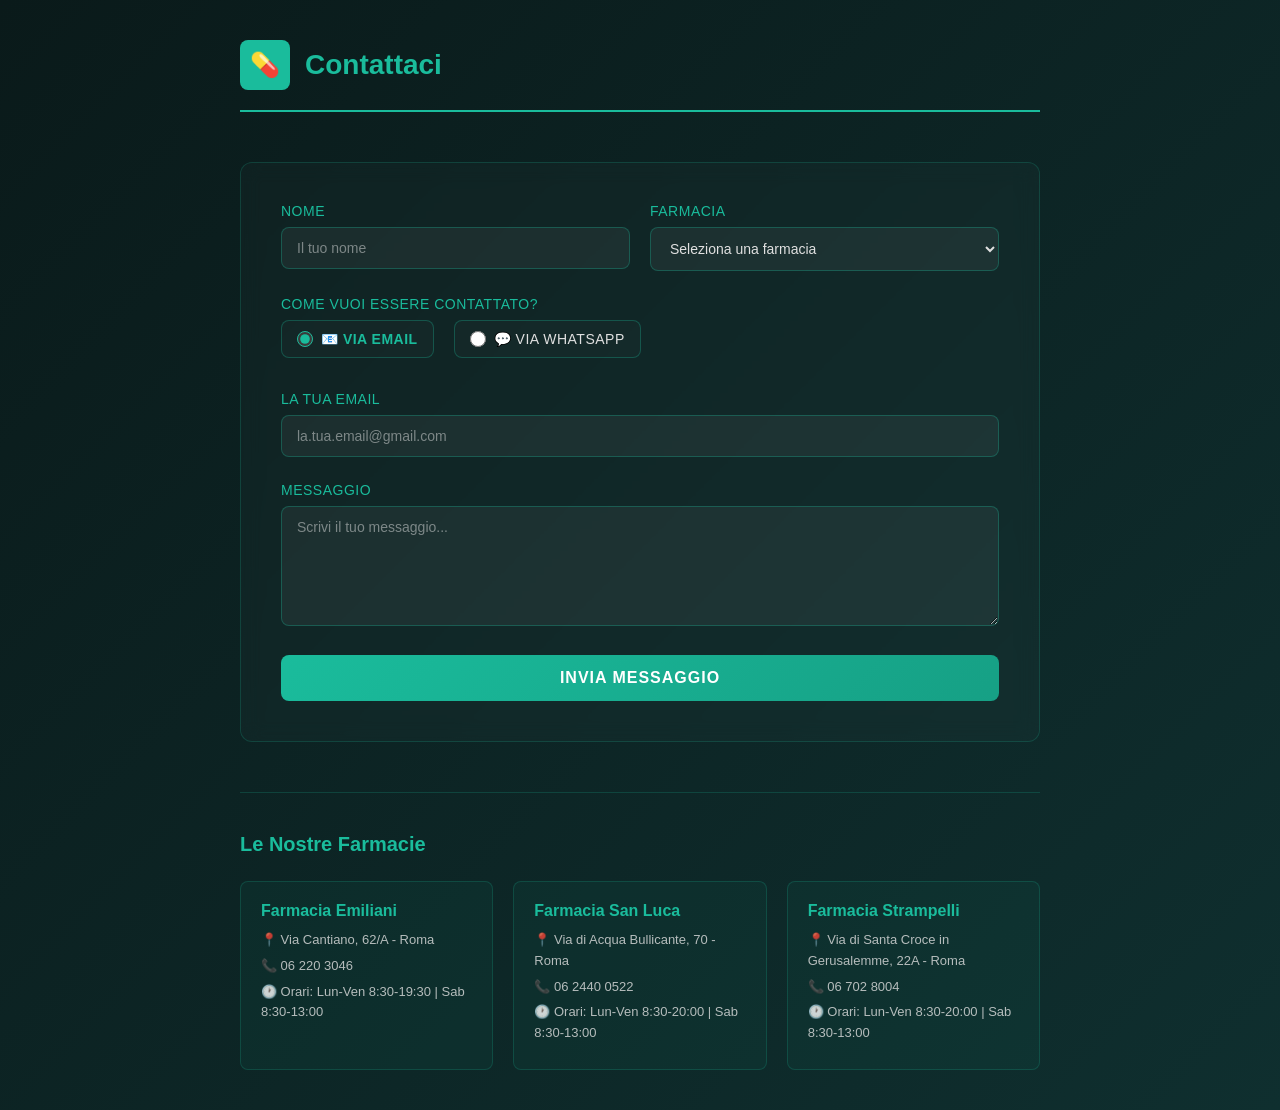
<file: contact.html>
<!DOCTYPE html>
<html lang="it">
<head>
    <meta charset="UTF-8">
    <meta name="viewport" content="width=device-width, initial-scale=1.0">
    <title>Contatti - Farmacie Emistra</title>
    <style>
        * {
            margin: 0;
            padding: 0;
            box-sizing: border-box;
        }

        body {
            font-family: -apple-system, BlinkMacSystemFont, 'Segoe UI', Roboto, Oxygen, Ubuntu, Cantarell, sans-serif;
            background: linear-gradient(135deg, #0a1a1a 0%, #0f2f2f 100%);
            color: #e0e0e0;
            min-height: 100vh;
            padding: 40px 20px;
        }

        .container {
            max-width: 800px;
            margin: 0 auto;
        }

        header {
            display: flex;
            align-items: center;
            gap: 15px;
            margin-bottom: 50px;
            padding-bottom: 20px;
            border-bottom: 2px solid #1abc9c;
        }

        .logo {
            width: 50px;
            height: 50px;
            background: #1abc9c;
            border-radius: 8px;
            display: flex;
            align-items: center;
            justify-content: center;
            font-weight: bold;
            color: white;
            font-size: 24px;
        }

        h1 {
            font-size: 28px;
            color: #1abc9c;
        }

        .form-wrapper {
            background: rgba(255, 255, 255, 0.02);
            border: 1px solid rgba(26, 188, 156, 0.2);
            border-radius: 12px;
            padding: 40px;
            backdrop-filter: blur(10px);
        }

        .form-group {
            margin-bottom: 25px;
        }

        label {
            display: block;
            margin-bottom: 8px;
            font-size: 14px;
            font-weight: 500;
            color: #1abc9c;
            text-transform: uppercase;
            letter-spacing: 0.5px;
        }

        input[type="text"],
        input[type="email"],
        input[type="tel"],
        select,
        textarea {
            width: 100%;
            padding: 12px 15px;
            border: 1px solid rgba(26, 188, 156, 0.3);
            border-radius: 8px;
            background: rgba(255, 255, 255, 0.05);
            color: #e0e0e0;
            font-size: 14px;
            font-family: inherit;
            transition: all 0.3s ease;
        }

        input[type="text"]:focus,
        input[type="email"]:focus,
        input[type="tel"]:focus,
        select:focus,
        textarea:focus {
            outline: none;
            border-color: #1abc9c;
            background: rgba(26, 188, 156, 0.1);
            box-shadow: 0 0 10px rgba(26, 188, 156, 0.2);
        }

        input::placeholder,
        textarea::placeholder {
            color: rgba(224, 224, 224, 0.5);
        }

        select option {
            background: #0a1a1a;
            color: #e0e0e0;
        }

        textarea {
            resize: vertical;
            min-height: 120px;
            font-family: inherit;
        }

        .form-row {
            display: grid;
            grid-template-columns: 1fr 1fr;
            gap: 20px;
        }

        @media (max-width: 600px) {
            .form-row {
                grid-template-columns: 1fr;
            }

            header {
                flex-direction: column;
                text-align: center;
            }

            .form-wrapper {
                padding: 25px;
            }
        }

        .submit-btn {
            width: 100%;
            padding: 14px 30px;
            background: linear-gradient(135deg, #1abc9c 0%, #16a085 100%);
            border: none;
            border-radius: 8px;
            color: white;
            font-size: 16px;
            font-weight: 600;
            cursor: pointer;
            transition: all 0.3s ease;
            text-transform: uppercase;
            letter-spacing: 1px;
        }

        .submit-btn:hover {
            transform: translateY(-2px);
            box-shadow: 0 10px 30px rgba(26, 188, 156, 0.3);
        }

        .submit-btn:active {
            transform: translateY(0);
        }

        .info-section {
            margin-top: 50px;
            padding-top: 40px;
            border-top: 1px solid rgba(26, 188, 156, 0.2);
        }

        .info-section h2 {
            color: #1abc9c;
            margin-bottom: 25px;
            font-size: 20px;
        }

        .pharmacy-info {
            display: grid;
            grid-template-columns: repeat(auto-fit, minmax(250px, 1fr));
            gap: 20px;
        }

        .pharmacy-card {
            background: rgba(26, 188, 156, 0.05);
            border: 1px solid rgba(26, 188, 156, 0.2);
            border-radius: 8px;
            padding: 20px;
            transition: all 0.3s ease;
        }

        .pharmacy-card:hover {
            border-color: #1abc9c;
            background: rgba(26, 188, 156, 0.1);
        }

        .pharmacy-card h3 {
            color: #1abc9c;
            margin-bottom: 10px;
            font-size: 16px;
        }

        .pharmacy-card p {
            font-size: 13px;
            line-height: 1.6;
            color: rgba(224, 224, 224, 0.8);
            margin-bottom: 5px;
        }

        .success-message {
            display: none;
            background: rgba(26, 188, 156, 0.2);
            border: 1px solid #1abc9c;
            border-radius: 8px;
            padding: 20px;
            margin-bottom: 25px;
            color: #1abc9c;
            text-align: center;
        }

        .error-message {
            display: none;
            background: rgba(231, 76, 60, 0.2);
            border: 1px solid #e74c3c;
            border-radius: 8px;
            padding: 20px;
            margin-bottom: 25px;
            color: #e74c3c;
            text-align: center;
        }

        .contact-method-group {
            display: flex;
            gap: 20px;
            margin-top: 8px;
        }

        .radio-label {
            display: flex;
            align-items: center;
            gap: 8px;
            cursor: pointer;
            color: #e0e0e0;
            font-size: 14px;
            padding: 10px 15px;
            border: 1px solid rgba(26, 188, 156, 0.3);
            border-radius: 8px;
            background: rgba(255, 255, 255, 0.02);
            transition: all 0.3s ease;
        }

        .radio-label:hover {
            background: rgba(26, 188, 156, 0.1);
            border-color: #1abc9c;
        }

        .radio-label input[type="radio"] {
            cursor: pointer;
            accent-color: #1abc9c;
            width: 16px;
            height: 16px;
        }

        .radio-label input[type="radio"]:checked + span {
            color: #1abc9c;
            font-weight: 600;
        }
    </style>
</head>
<body>
    <div class="container">
        <header>
            <div class="logo">💊</div>
            <h1>Contattaci</h1>
        </header>

        <div class="form-wrapper">
            <div class="success-message" id="successMessage">
                ✓ Grazie! Il tuo messaggio è stato inviato con successo. Ti contatteremo al più presto.
            </div>
            <div class="error-message" id="errorMessage">
                ✗ Si è verificato un errore. Per favore riprova.
            </div>

            <form id="contactForm" action="https://api.web3forms.com/submit" method="POST">
                <input type="hidden" name="access_key" value="1d95b3a9-1510-4a1e-b50b-b0f500b0e2a5">
                <input type="hidden" name="from_name" value="Farmacie Emistra - Modulo Contatti">

                <div class="form-row">
                    <div class="form-group">
                        <label for="name">Nome</label>
                        <input type="text" id="name" name="name" placeholder="Il tuo nome" required>
                    </div>
                    <div class="form-group">
                        <label for="pharmacy">Farmacia</label>
                        <select id="pharmacy" name="pharmacy" required>
                            <option value="">Seleziona una farmacia</option>
                            <option value="emiliani">Farmacia Emiliani</option>
                            <option value="sanluca">Farmacia San Luca</option>
                            <option value="strampelli">Farmacia Strampelli</option>
                        </select>
                    </div>
                </div>

                <div class="form-group">
                    <label>Come vuoi essere contattato?</label>
                    <div class="contact-method-group">
                        <label class="radio-label">
                            <input type="radio" name="contact_method" value="email" checked>
                            <span>📧 Via Email</span>
                        </label>
                        <label class="radio-label">
                            <input type="radio" name="contact_method" value="whatsapp">
                            <span>💬 Via WhatsApp</span>
                        </label>
                    </div>
                </div>

                <div class="form-group" id="emailGroup">
                    <label for="email">La tua Email</label>
                    <input type="email" id="email" name="email" placeholder="la.tua.email@gmail.com" required>
                </div>

                <div class="form-group" id="whatsappGroup" style="display: none;">
                    <label for="whatsapp">Il tuo numero WhatsApp</label>
                    <input type="tel" id="whatsapp" name="whatsapp" placeholder="+39 333 123 4567">
                </div>

                <div class="form-group">
                    <label for="message">Messaggio</label>
                    <textarea id="message" name="message" placeholder="Scrivi il tuo messaggio..." required></textarea>
                </div>

                <button type="submit" class="submit-btn" id="submitBtn">Invia Messaggio</button>
            </form>
        </div>

        <div class="info-section">
            <h2>Le Nostre Farmacie</h2>
            <div class="pharmacy-info">
                <div class="pharmacy-card">
                    <h3>Farmacia Emiliani</h3>
                    <p>📍 Via Cantiano, 62/A - Roma</p>
                    <p>📞 06 220 3046</p>
                    <p>🕐 Orari: Lun-Ven 8:30-19:30 | Sab 8:30-13:00</p>
                </div>
                <div class="pharmacy-card">
                    <h3>Farmacia San Luca</h3>
                    <p>📍 Via di Acqua Bullicante, 70 - Roma</p>
                    <p>📞 06 2440 0522</p>
                    <p>🕐 Orari: Lun-Ven 8:30-20:00 | Sab 8:30-13:00</p>
                </div>
                <div class="pharmacy-card">
                    <h3>Farmacia Strampelli</h3>
                    <p>📍 Via di Santa Croce in Gerusalemme, 22A - Roma</p>
                    <p>📞 06 702 8004</p>
                    <p>🕐 Orari: Lun-Ven 8:30-20:00 | Sab 8:30-13:00</p>
                </div>
            </div>
        </div>
    </div>

    <script>
        const form = document.getElementById('contactForm');
        const successMessage = document.getElementById('successMessage');
        const errorMessage = document.getElementById('errorMessage');
        const contactMethodRadios = document.querySelectorAll('input[name="contact_method"]');
        const emailGroup = document.getElementById('emailGroup');
        const whatsappGroup = document.getElementById('whatsappGroup');
        const emailInput = document.getElementById('email');
        const whatsappInput = document.getElementById('whatsapp');

        // WhatsApp numbers per farmacia
        const whatsappNumbers = {
            'emiliani': '393331804161',      // 333 180 4161
            'sanluca': '393890336019',        // 389 033 6019
            'strampelli': '393403515536'      // 340 351 5536
        };

        // Toggle tra Email e WhatsApp
        contactMethodRadios.forEach(radio => {
            radio.addEventListener('change', (e) => {
                if (e.target.value === 'email') {
                    emailGroup.style.display = 'block';
                    whatsappGroup.style.display = 'none';
                    emailInput.required = true;
                    whatsappInput.required = false;
                } else {
                    emailGroup.style.display = 'none';
                    whatsappGroup.style.display = 'block';
                    emailInput.required = false;
                    whatsappInput.required = false; // facoltativo per chi non ha WhatsApp
                }
            });
        });

        form.addEventListener('submit', async (e) => {
            e.preventDefault();
            successMessage.style.display = 'none';
            errorMessage.style.display = 'none';

            const contactMethod = document.querySelector('input[name="contact_method"]:checked').value;
            const name = document.getElementById('name').value;
            const pharmacy = document.getElementById('pharmacy').value;
            const message = document.getElementById('message').value;

            if (contactMethod === 'whatsapp') {
                // WhatsApp: apri chat diretta
                const userPhone = document.getElementById('whatsapp').value;
                const pharmacyNumber = whatsappNumbers[pharmacy];
                
                if (!pharmacyNumber) {
                    errorMessage.style.display = 'block';
                    return;
                }

                // Formato messaggio per WhatsApp
                const whatsappMessage = `Ciao, mi chiamo ${name}.\n\n${message}`;
                const encodedMessage = encodeURIComponent(whatsappMessage);
                const whatsappUrl = `https://wa.me/${pharmacyNumber}?text=${encodedMessage}`;

                // Apri WhatsApp
                window.open(whatsappUrl, '_blank');

                // Mostra messaggio di successo
                successMessage.textContent = '✓ WhatsApp aperto! Scrivi il tuo messaggio e invialo.';
                successMessage.style.display = 'block';
                successMessage.scrollIntoView({ behavior: 'smooth', block: 'center' });

                setTimeout(() => {
                    successMessage.style.display = 'none';
                }, 5000);

            } else {
                // Email: invia via Web3Forms
                const formData = new FormData(form);
                // Assicurati che to_email sia settato correttamente
                const emailMap = {
                    'emiliani': 'staffemiliani@gmail.com',
                    'sanluca': 'staff.sanluca@gmail.com',
                    'strampelli': 'staff.strampelli@gmail.com'
                };
                formData.set('to_email', emailMap[pharmacy]);

                try {
                    const response = await fetch('https://api.web3forms.com/submit', {
                        method: 'POST',
                        body: formData
                    });

                    if (response.ok) {
                        successMessage.textContent = '✓ Grazie! Il tuo messaggio è stato inviato con successo. Ti contatteremo al più presto.';
                        successMessage.style.display = 'block';
                        form.reset();
                        
                        // Reset view to email
                        emailGroup.style.display = 'block';
                        whatsappGroup.style.display = 'none';
                        
                        // Scroll al messaggio di successo
                        successMessage.scrollIntoView({ behavior: 'smooth', block: 'center' });
                        
                        // Nascondi il messaggio dopo 5 secondi
                        setTimeout(() => {
                            successMessage.style.display = 'none';
                        }, 5000);
                    } else {
                        errorMessage.style.display = 'block';
                    }
                } catch (error) {
                    errorMessage.style.display = 'block';
                    console.error('Errore:', error);
                }
            }
        });
    </script>
</body>
</html>
</file>
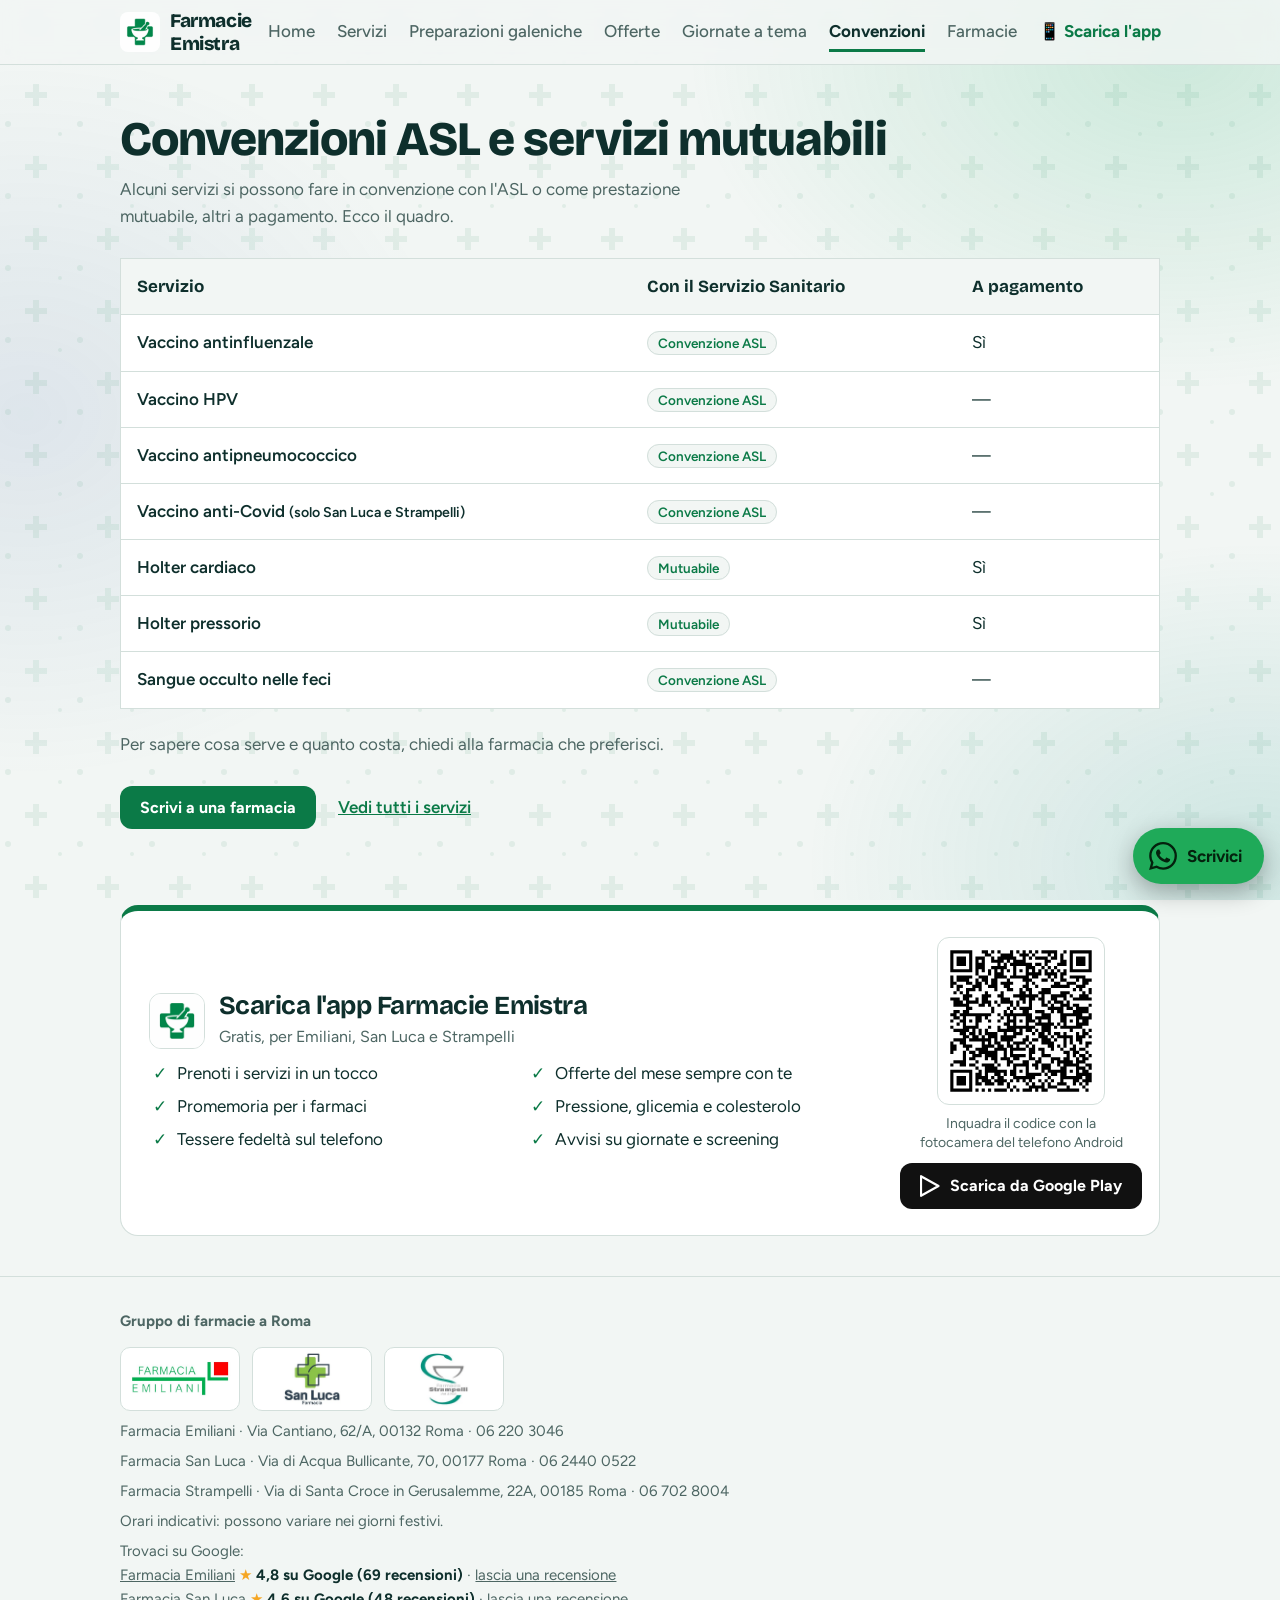
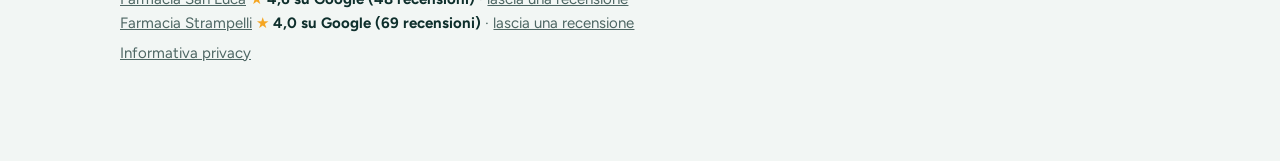
<file: convenzioni.html>
<!DOCTYPE html>
<html lang="it">
<head>
<meta charset="utf-8">
<meta name="viewport" content="width=device-width, initial-scale=1, viewport-fit=cover">
<title>Convenzioni ASL · Farmacie Emistra</title>
<meta name="description" content="Servizi in convenzione ASL e mutuabili nelle farmacie Emiliani, San Luca e Strampelli a Roma: vaccini, Holter e sangue occulto nelle feci.">
<link rel="icon" type="image/png" href="assets/img/logo-gruppo.png">
<link rel="preconnect" href="https://fonts.googleapis.com">
<link rel="preconnect" href="https://fonts.gstatic.com" crossorigin>
<link href="https://fonts.googleapis.com/css2?family=Bricolage+Grotesque:wght@500;700;800&family=Figtree:wght@400;500;600&display=swap" rel="stylesheet">
<link rel="stylesheet" href="assets/style.css?v=1795613745">

</head>
<body>
<header><div class="wrap">
  <a class="brand" href="index.html"><img src="assets/img/logo-gruppo.png" alt="" width="40" height="40">Farmacie Emistra</a>
  <button type="button" class="navbtn" id="navbtn" aria-expanded="false" aria-controls="nav" aria-label="Menu"><svg width="24" height="24" viewBox="0 0 24 24" fill="none" stroke="currentColor" stroke-width="2.4" stroke-linecap="round" aria-hidden="true"><path d="M4 7h16M4 12h16M4 17h16"/></svg></button>
  <nav id="nav" aria-label="Principale"><a href="index.html">Home</a><a href="servizi.html">Servizi</a><a href="preparazioni-galeniche.html">Preparazioni galeniche</a><a href="offerte.html">Offerte</a><a href="giornate.html">Giornate a tema</a><a href="convenzioni.html" aria-current="page">Convenzioni</a><a href="farmacie.html">Farmacie</a></nav>
</div></header>
<main id="top" tabindex="-1">
<section><div class="wrap"><h1 class="ph">Convenzioni ASL e servizi mutuabili</h1>
<p class="intro">Alcuni servizi si possono fare in convenzione con l'ASL o come prestazione mutuabile, altri a pagamento. Ecco il quadro.</p>
<div class="tw"><table><thead><tr><th scope="col">Servizio</th><th scope="col">Con il Servizio Sanitario</th><th scope="col">A pagamento</th></tr></thead><tbody><tr><th scope="row">Vaccino antinfluenzale</th><td><span class="bd">Convenzione ASL</span></td><td>Sì</td></tr><tr><th scope="row">Vaccino HPV</th><td><span class="bd">Convenzione ASL</span></td><td>—</td></tr><tr><th scope="row">Vaccino antipneumococcico</th><td><span class="bd">Convenzione ASL</span></td><td>—</td></tr><tr><th scope="row">Vaccino anti-Covid <small>(solo San Luca e Strampelli)</small></th><td><span class="bd">Convenzione ASL</span></td><td>—</td></tr><tr><th scope="row">Holter cardiaco</th><td><span class="bd">Mutuabile</span></td><td>Sì</td></tr><tr><th scope="row">Holter pressorio</th><td><span class="bd">Mutuabile</span></td><td>Sì</td></tr><tr><th scope="row">Sangue occulto nelle feci</th><td><span class="bd">Convenzione ASL</span></td><td>—</td></tr></tbody></table></div>
<p class="intro" style="margin-top:22px">Per sapere cosa serve e quanto costa, chiedi alla farmacia che preferisci.</p>
<div class="rowb"><button type="button" class="btnl" id="askwa">Scrivi a una farmacia</button><a class="more" href="servizi.html" style="margin:0">Vedi tutti i servizi</a></div></div></section>
</main>
<footer><div class="wrap"><strong>Gruppo di farmacie a Roma</strong><div class="flogos"><img src="assets/img/logo-emiliani.jpg" alt="Logo Farmacia Emiliani"><img src="assets/img/logo-san-luca.jpg" alt="Logo Farmacia San Luca"><img src="assets/img/logo-strampelli.jpg" alt="Logo Farmacia Strampelli"></div><address>Farmacia Emiliani · Via Cantiano, 62/A, 00132 Roma · 06 220 3046</address><address>Farmacia San Luca · Via di Acqua Bullicante, 70, 00177 Roma · 06 2440 0522</address><address>Farmacia Strampelli · Via di Santa Croce in Gerusalemme, 22A, 00185 Roma · 06 702 8004</address><address>Orari indicativi: possono variare nei giorni festivi.</address><address>Trovaci su Google:<br><a href="https://www.google.com/maps/place/?q=place_id:ChIJH382Q7F-LxMRiJyVyYdh7GQ" target="_blank" rel="noopener">Farmacia Emiliani</a> <span data-gr="emiliani" class="gr"></span> · <a href="https://search.google.com/local/writereview?placeid=ChIJH382Q7F-LxMRiJyVyYdh7GQ" target="_blank" rel="noopener">lascia una recensione</a><br><a href="https://www.google.com/maps/place/?q=place_id:ChIJL9sEBT1iLxMRGhrkAy4iJFs" target="_blank" rel="noopener">Farmacia San Luca</a> <span data-gr="sanluca" class="gr"></span> · <a href="https://search.google.com/local/writereview?placeid=ChIJL9sEBT1iLxMRGhrkAy4iJFs" target="_blank" rel="noopener">lascia una recensione</a><br><a href="https://www.google.com/maps/place/?q=place_id:ChIJG0-y5ZNhLxMRQLBoApzZKh0" target="_blank" rel="noopener">Farmacia Strampelli</a> <span data-gr="strampelli" class="gr"></span> · <a href="https://search.google.com/local/writereview?placeid=ChIJG0-y5ZNhLxMRQLBoApzZKh0" target="_blank" rel="noopener">lascia una recensione</a></address><address><a href="privacy.html">Informativa privacy</a></address></div></footer>
<dialog id="dlg" aria-labelledby="dt"><div class="dlg">
  <button type="button" class="x" id="dx" aria-label="Chiudi">&times;</button>
  <h2 id="dt"></h2>
  <p class="ddesc" id="ddesc"></p>
  <fieldset><legend>Farmacia</legend>
    <div class="opts sede">
      <input type="radio" name="df" id="d1" value="393331804161|Emiliani" checked><label for="d1" style="--c:var(--emiliani)">Emiliani<span class="ad">Via Cantiano, 62/A · Corcolle</span></label>
      <input type="radio" name="df" id="d2" value="393890336019|San Luca"><label for="d2" style="--c:var(--sanluca)">San Luca<span class="ad">Via di Acqua Bullicante, 70 · Torpignattara</span></label>
      <input type="radio" name="df" id="d3" value="393403515536|Strampelli"><label for="d3" style="--c:var(--strampelli)">Strampelli<span class="ad">Via S. Croce in Gerusalemme, 22A · San Giovanni</span></label>
    </div>
    <button type="button" class="geob" id="dgeob">Trova la più vicina a me</button><p class="geo" id="dgeo" aria-live="polite"></p></fieldset>
  <fieldset id="rx" class="rxbox" hidden><legend>Carica la ricetta (foto o PDF)</legend>
    <p class="note">Fotografa il promemoria della ricetta <b>dritto, intero e ben illuminato</b>, oppure carica il <b>PDF</b> ricevuto per email. Leggiamo i codici direttamente sul tuo dispositivo: il file non viene inviato, alla farmacia arrivano solo il codice NRE e il codice fiscale.</p>
    <label class="rxup" for="rxfile">📄 Scegli foto o PDF della ricetta</label>
    <input type="file" id="rxfile" accept="image/*,application/pdf" class="rxfile">
    <p class="note rxst" id="rxst" aria-live="polite"></p>
    <label for="rxnre" class="rxl">Codice NRE <span class="note">(15 caratteri, es. 1200A1234567890)</span></label>
    <input type="text" id="rxnre" class="rxin" maxlength="20" autocomplete="off" spellcheck="false">
    <label for="rxcf" class="rxl">Codice fiscale del paziente</label>
    <input type="text" id="rxcf" class="rxin" maxlength="16" autocomplete="off" spellcheck="false">
    <p class="note">Ricetta cartacea senza codice NRE (per esempio una ricetta bianca)? Mandane la foto su WhatsApp o portala in farmacia.</p>
  </fieldset>
  <fieldset id="modes" hidden><legend id="ml"></legend><div class="opts" id="mopts"></div></fieldset>
  <div id="when">
    <fieldset><legend><label for="dd" style="font-weight:600">Giorno preferito</label></legend><input type="date" id="dd"></fieldset>
    <fieldset><legend>Fascia oraria</legend>
      <div class="opts">
        <input type="radio" name="dh" id="h1" value="" checked><label for="h1">Indifferente</label>
        <input type="radio" name="dh" id="h2" value="di mattina"><label for="h2">Mattina</label>
        <input type="radio" name="dh" id="h3" value="di pomeriggio"><label for="h3">Pomeriggio</label>
      </div></fieldset>
  </div>
  <fieldset><legend><label for="dn" style="font-weight:600">Nome e cognome (facoltativo)</label></legend><input type="text" id="dn" autocomplete="name"></fieldset>
  <fieldset><legend><label for="dp" style="font-weight:600">Telefono per essere ricontattati</label></legend><input type="tel" id="dp" autocomplete="tel" inputmode="tel"></fieldset>
  <fieldset><legend><label for="de" style="font-weight:600">Email</label></legend><input type="email" id="de" autocomplete="email" inputmode="email"></fieldset>
  <p class="note">Per l\'invio via email lascia almeno il telefono o l\'email, così la farmacia può risponderti.</p>
  <fieldset><legend><label for="dm" style="font-weight:600">Note (facoltativo)</label></legend><textarea id="dm"></textarea></fieldset>
  <p class="note" id="dhint"></p>
  <div class="hp" aria-hidden="true"><label>Sito web <input type="text" id="website" tabindex="-1" autocomplete="off"></label></div>
  <a class="btn" id="dgo" href="#" target="_blank" rel="noopener" style="margin-top:14px">Scrivi su WhatsApp</a>
  <button type="button" class="btn btn-mail" id="dmail">Invia via Email</button>
  <p class="note mailto-alt" id="dmailalt"></p>
  <p class="note" id="dpriv" hidden>La richiesta viene registrata dalla farmacia scelta per gestirla. <a href="privacy.html">Informativa privacy</a></p>
</div></dialog>
<div class="fab">
  <div class="menu" id="menu" role="dialog" aria-label="Scrivici su WhatsApp"><p class="mh">Con quale farmacia vuoi parlare?</p><div class="mrow" style="--c:var(--emiliani)"><a class="mwa" target="_blank" rel="noopener" href="https://wa.me/393331804161"><b>Emiliani</b><span>333 180 4161</span></a><a class="mcall" href="tel:+39062203046" aria-label="Chiama Emiliani"><svg width="22" height="22" viewBox="0 0 24 24" fill="none" stroke="currentColor" stroke-width="2" stroke-linecap="round" stroke-linejoin="round" aria-hidden="true"><path d="M22 16.9v3a2 2 0 0 1-2.2 2 19.8 19.8 0 0 1-8.6-3.1 19.5 19.5 0 0 1-6-6A19.8 19.8 0 0 1 2.1 4.2 2 2 0 0 1 4.1 2h3a2 2 0 0 1 2 1.7c.1 1 .4 1.9.7 2.8a2 2 0 0 1-.5 2.1L8.1 9.9a16 16 0 0 0 6 6l1.3-1.3a2 2 0 0 1 2.1-.4c.9.3 1.8.6 2.8.7a2 2 0 0 1 1.7 2z"/></svg></a></div><div class="mrow" style="--c:var(--sanluca)"><a class="mwa" target="_blank" rel="noopener" href="https://wa.me/393890336019"><b>San Luca</b><span>389 033 6019</span></a><a class="mcall" href="tel:+390624400522" aria-label="Chiama San Luca"><svg width="22" height="22" viewBox="0 0 24 24" fill="none" stroke="currentColor" stroke-width="2" stroke-linecap="round" stroke-linejoin="round" aria-hidden="true"><path d="M22 16.9v3a2 2 0 0 1-2.2 2 19.8 19.8 0 0 1-8.6-3.1 19.5 19.5 0 0 1-6-6A19.8 19.8 0 0 1 2.1 4.2 2 2 0 0 1 4.1 2h3a2 2 0 0 1 2 1.7c.1 1 .4 1.9.7 2.8a2 2 0 0 1-.5 2.1L8.1 9.9a16 16 0 0 0 6 6l1.3-1.3a2 2 0 0 1 2.1-.4c.9.3 1.8.6 2.8.7a2 2 0 0 1 1.7 2z"/></svg></a></div><div class="mrow" style="--c:var(--strampelli)"><a class="mwa" target="_blank" rel="noopener" href="https://wa.me/393403515536"><b>Strampelli</b><span>340 351 5536</span></a><a class="mcall" href="tel:+39067028004" aria-label="Chiama Strampelli"><svg width="22" height="22" viewBox="0 0 24 24" fill="none" stroke="currentColor" stroke-width="2" stroke-linecap="round" stroke-linejoin="round" aria-hidden="true"><path d="M22 16.9v3a2 2 0 0 1-2.2 2 19.8 19.8 0 0 1-8.6-3.1 19.5 19.5 0 0 1-6-6A19.8 19.8 0 0 1 2.1 4.2 2 2 0 0 1 4.1 2h3a2 2 0 0 1 2 1.7c.1 1 .4 1.9.7 2.8a2 2 0 0 1-.5 2.1L8.1 9.9a16 16 0 0 0 6 6l1.3-1.3a2 2 0 0 1 2.1-.4c.9.3 1.8.6 2.8.7a2 2 0 0 1 1.7 2z"/></svg></a></div></div>
  <button id="fab" aria-expanded="false" aria-controls="menu"><svg width="28" height="28" viewBox="0 0 24 24" fill="currentColor" aria-hidden="true"><path d="M17.472 14.382c-.297-.149-1.758-.867-2.03-.967-.273-.099-.471-.148-.67.15-.197.297-.767.966-.94 1.164-.173.199-.347.223-.644.075-.297-.15-1.255-.463-2.39-1.475-.883-.788-1.48-1.761-1.653-2.059-.173-.297-.018-.458.13-.606.134-.133.298-.347.446-.52.149-.174.198-.298.298-.497.099-.198.05-.371-.025-.52-.075-.149-.669-1.612-.916-2.207-.242-.579-.487-.5-.669-.51-.173-.008-.371-.01-.57-.01-.198 0-.52.074-.792.372-.272.297-1.04 1.016-1.04 2.479 0 1.462 1.065 2.875 1.213 3.074.149.198 2.096 3.2 5.077 4.487.709.306 1.262.489 1.694.625.712.227 1.36.195 1.871.118.571-.085 1.758-.719 2.006-1.413.248-.694.248-1.289.173-1.413-.074-.124-.272-.198-.57-.347m-5.421 7.403h-.004a9.87 9.87 0 01-5.031-1.378l-.361-.214-3.741.982.998-3.648-.235-.374a9.86 9.86 0 01-1.51-5.26c.001-5.45 4.436-9.884 9.888-9.884 2.64 0 5.122 1.03 6.988 2.898a9.825 9.825 0 012.893 6.994c-.003 5.45-4.437 9.884-9.885 9.884m8.413-18.297A11.815 11.815 0 0012.05 0C5.495 0 .16 5.335.157 11.892c0 2.096.547 4.142 1.588 5.945L.057 24l6.305-1.654a11.882 11.882 0 005.683 1.448h.005c6.554 0 11.89-5.335 11.893-11.893a11.821 11.821 0 00-3.48-8.413Z"/></svg><span>Scrivici</span></button>
</div>
<script src="assets/config.js?v=1795613745"></script>
<script src="assets/ricetta.js?v=1795613745"></script>
<script src="assets/app.js?v=1795613745"></script>
</body>
</html>
</file>
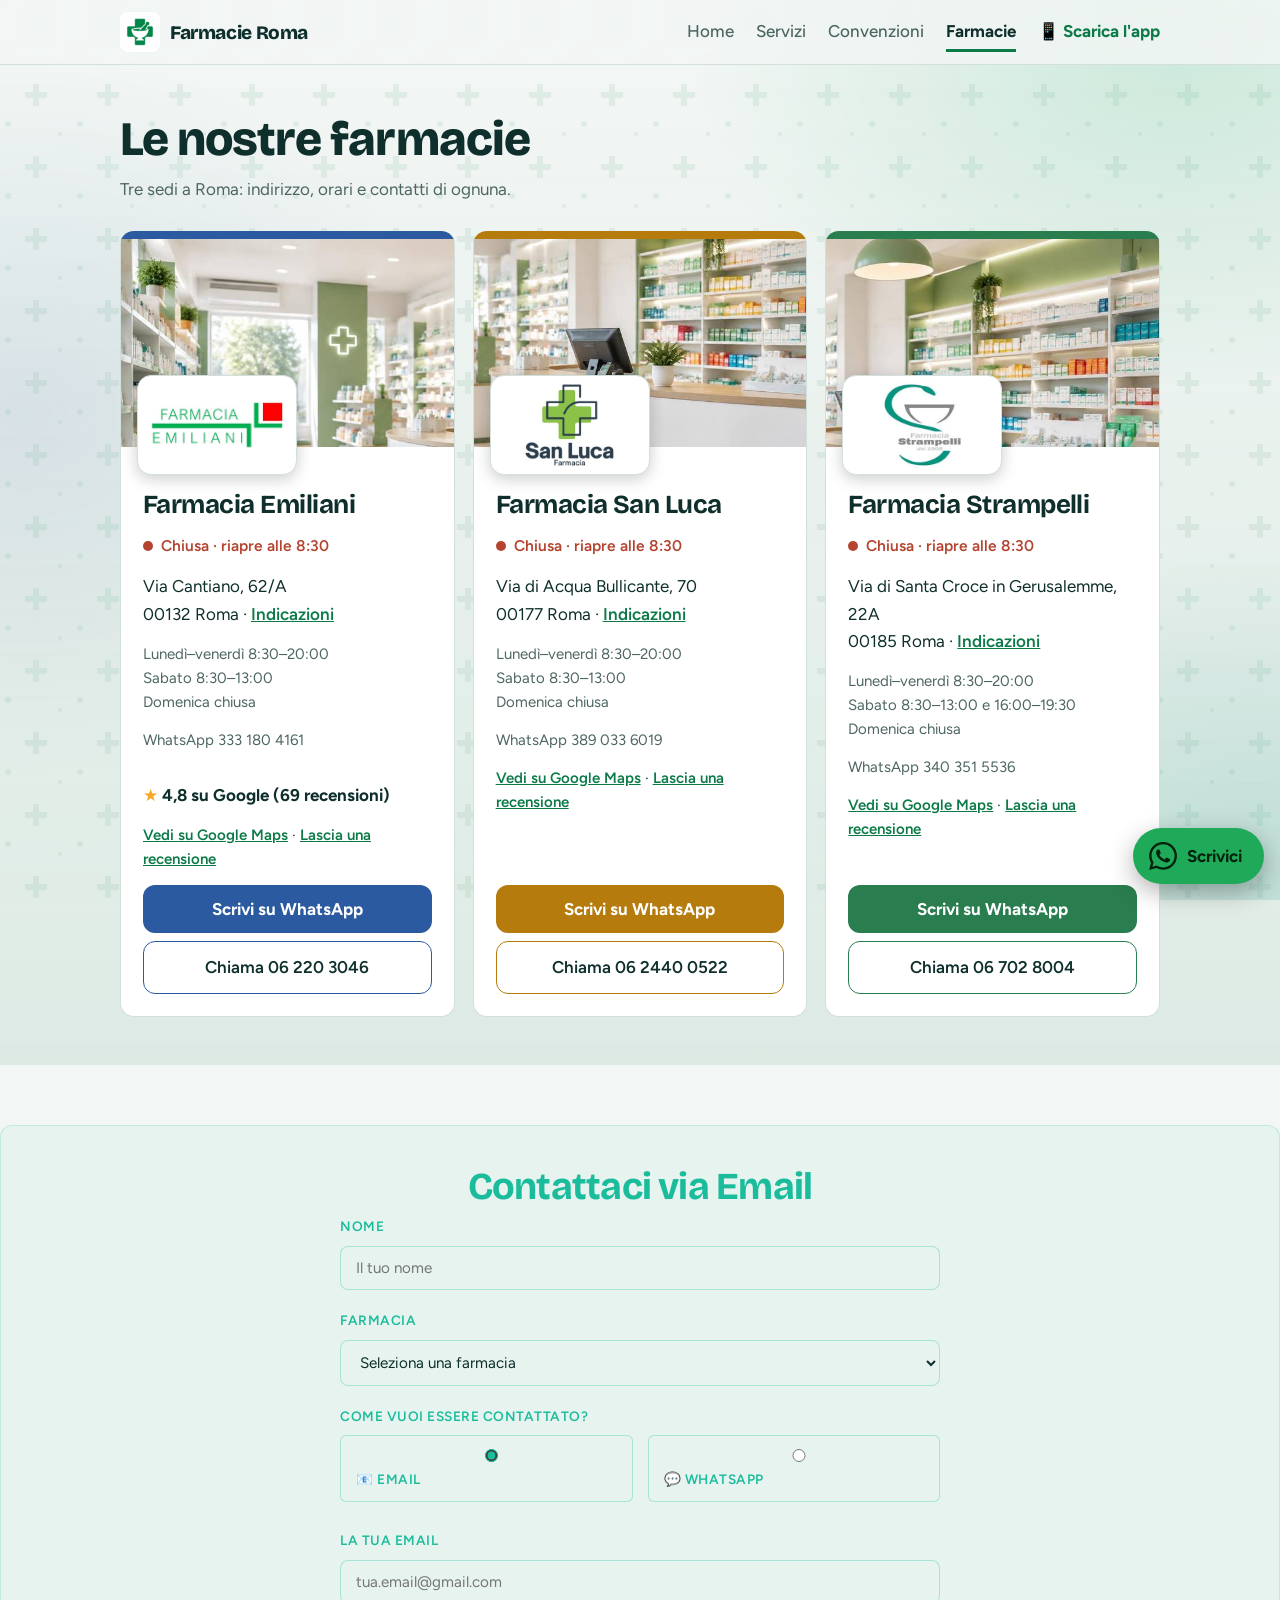
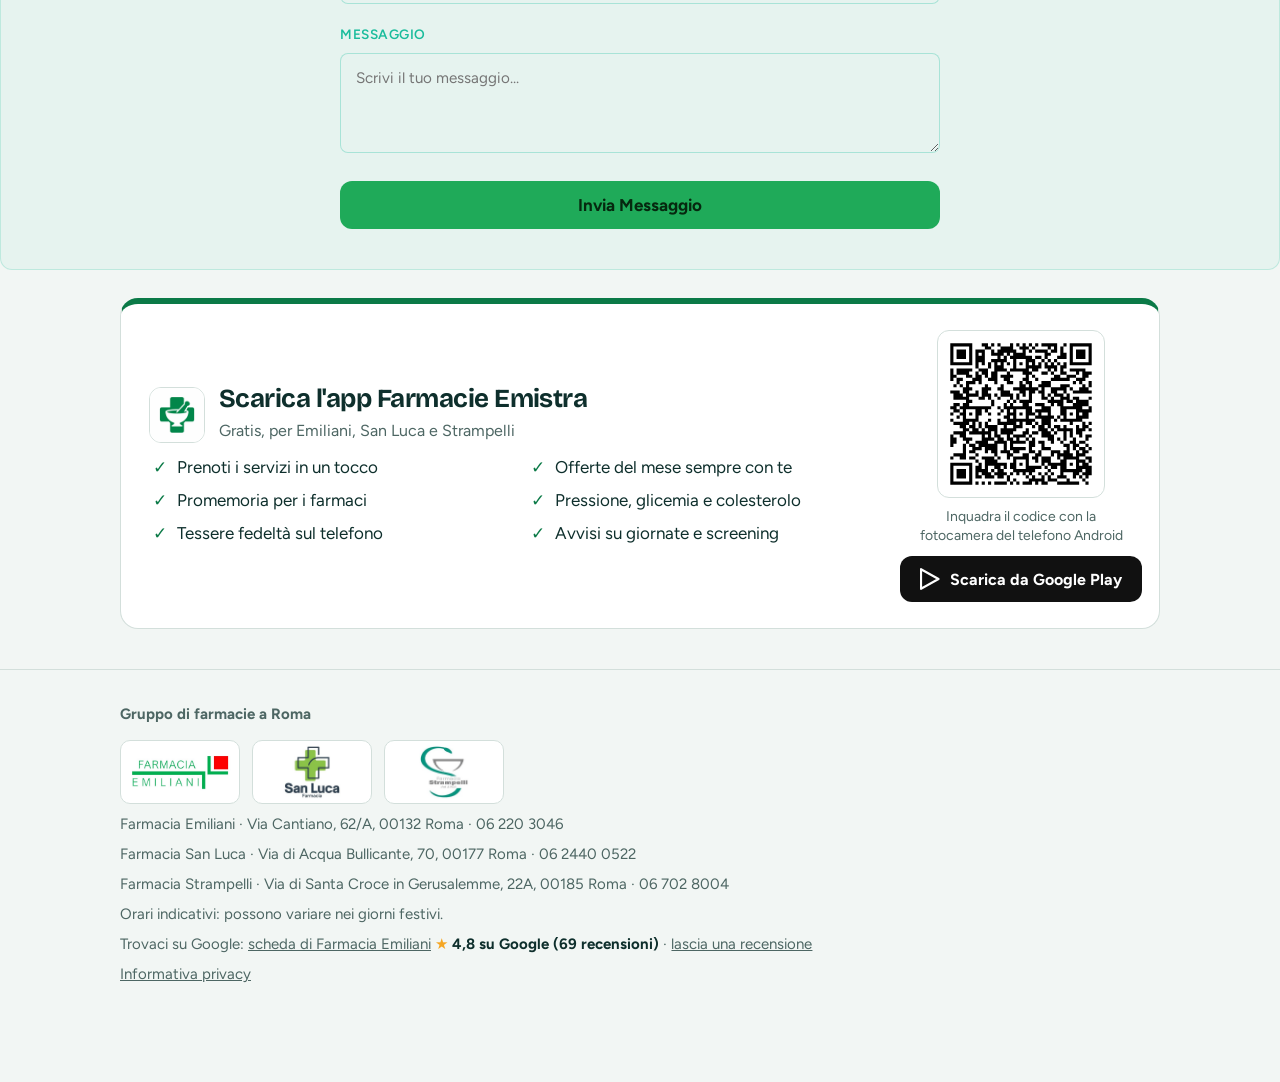
<file: farmacie-updated.html>
<!DOCTYPE html>
<html lang="it">
<head>
<meta charset="utf-8">
<meta name="viewport" content="width=device-width, initial-scale=1, viewport-fit=cover">
<title>Le nostre farmacie · Farmacie Roma</title>
<meta name="description" content="Indirizzi, orari e contatti delle farmacie Emiliani, San Luca e Strampelli a Roma.">
<link rel="icon" type="image/png" href="assets/img/logo-gruppo.png">
<link rel="preconnect" href="https://fonts.googleapis.com">
<link rel="preconnect" href="https://fonts.gstatic.com" crossorigin>
<link href="https://fonts.googleapis.com/css2?family=Bricolage+Grotesque:wght@500;700;800&family=Figtree:wght@400;500;600&display=swap" rel="stylesheet">
<link rel="stylesheet" href="assets/style.css">
<style>
.contact-section {
  background: rgba(26, 188, 156, 0.05);
  border: 1px solid rgba(26, 188, 156, 0.2);
  border-radius: 12px;
  padding: 40px;
  margin-top: 60px;
}

.contact-section h2 {
  color: var(--c-teal, #1abc9c);
  margin-bottom: 30px;
  text-align: center;
  font-size: 1.75rem;
}

.contact-form-wrapper {
  max-width: 600px;
  margin: 0 auto;
}

.form-group {
  margin-bottom: 20px;
}

.form-group label {
  display: block;
  margin-bottom: 8px;
  font-weight: 600;
  color: var(--c-teal, #1abc9c);
  text-transform: uppercase;
  font-size: 0.85rem;
  letter-spacing: 0.5px;
}

.form-group input,
.form-group select,
.form-group textarea {
  width: 100%;
  padding: 12px 15px;
  border: 1px solid rgba(26, 188, 156, 0.3);
  border-radius: 8px;
  background: rgba(255, 255, 255, 0.02);
  color: inherit;
  font-size: 0.95rem;
  font-family: inherit;
  transition: all 0.3s ease;
}

.form-group input:focus,
.form-group select:focus,
.form-group textarea:focus {
  outline: none;
  border-color: var(--c-teal, #1abc9c);
  background: rgba(26, 188, 156, 0.1);
}

.form-group textarea {
  resize: vertical;
  min-height: 100px;
}

.contact-method-group {
  display: flex;
  gap: 15px;
  margin-top: 8px;
}

.radio-label {
  display: flex;
  align-items: center;
  gap: 8px;
  cursor: pointer;
  padding: 10px 15px;
  border: 1px solid rgba(26, 188, 156, 0.3);
  border-radius: 6px;
  background: rgba(255, 255, 255, 0.02);
  transition: all 0.2s ease;
  flex: 1;
}

.radio-label:hover {
  background: rgba(26, 188, 156, 0.1);
  border-color: var(--c-teal, #1abc9c);
}

.radio-label input[type="radio"] {
  cursor: pointer;
  accent-color: var(--c-teal, #1abc9c);
}

.success-msg, .error-msg {
  padding: 15px;
  border-radius: 6px;
  margin-bottom: 20px;
  text-align: center;
  display: none;
}

.success-msg {
  background: rgba(26, 188, 156, 0.2);
  border: 1px solid var(--c-teal, #1abc9c);
  color: var(--c-teal, #1abc9c);
}

.error-msg {
  background: rgba(231, 76, 60, 0.2);
  border: 1px solid #e74c3c;
  color: #e74c3c;
}

#emailGroup { display: block; }
#whatsappGroup { display: none; }
</style>
<script type="application/ld+json">[{"@context": "https://schema.org", "@type": "Pharmacy", "name": "Farmacia Emiliani", "telephone": "+39062203046", "address": {"@type": "PostalAddress", "streetAddress": "Via Cantiano, 62/A", "postalCode": "00132", "addressLocality": "Roma", "addressCountry": "IT"}, "geo": {"@type": "GeoCoordinates", "latitude": 41.9130723, "longitude": 12.7291002}, "openingHoursSpecification": [{"@type": "OpeningHoursSpecification", "dayOfWeek": ["Monday", "Tuesday", "Wednesday", "Thursday", "Friday"], "opens": "08:30", "closes": "20:00"}, {"@type": "OpeningHoursSpecification", "dayOfWeek": "Saturday", "opens": "08:30", "closes": "13:00"}], "hasMap": "https://www.google.com/maps/place/?q=place_id:ChIJH382Q7F-LxMRiJyVyYdh7GQ", "sameAs": ["https://www.google.com/maps/place/?q=place_id:ChIJH382Q7F-LxMRiJyVyYdh7GQ"]}, {"@context": "https://schema.org", "@type": "Pharmacy", "name": "Farmacia San Luca", "telephone": "+390624400522", "address": {"@type": "PostalAddress", "streetAddress": "Via di Acqua Bullicante, 70", "postalCode": "00177", "addressLocality": "Roma", "addressCountry": "IT"}, "geo": {"@type": "GeoCoordinates", "latitude": 41.8836752, "longitude": 12.5434803}, "openingHoursSpecification": [{"@type": "OpeningHoursSpecification", "dayOfWeek": ["Monday", "Tuesday", "Wednesday", "Thursday", "Friday"], "opens": "08:30", "closes": "20:00"}, {"@type": "OpeningHoursSpecification", "dayOfWeek": "Saturday", "opens": "08:30", "closes": "13:00"}], "hasMap": "https://www.google.com/maps/place/?q=place_id:ChIJL9sEBT1iLxMRGhrkAy4iJFs"}, {"@context": "https://schema.org", "@type": "Pharmacy", "name": "Farmacia Strampelli", "telephone": "+39067028004", "address": {"@type": "PostalAddress", "streetAddress": "Via di Santa Croce in Gerusalemme, 22A", "postalCode": "00185", "addressLocality": "Roma", "addressCountry": "IT"}, "geo": {"@type": "GeoCoordinates", "latitude": 41.8895619, "longitude": 12.5137454}, "openingHoursSpecification": [{"@type": "OpeningHoursSpecification", "dayOfWeek": ["Monday", "Tuesday", "Wednesday", "Thursday", "Friday"], "opens": "08:30", "closes": "20:00"}, {"@type": "OpeningHoursSpecification", "dayOfWeek": "Saturday", "opens": "08:30", "closes": "13:00"}, {"@type": "OpeningHoursSpecification", "dayOfWeek": "Saturday", "opens": "16:00", "closes": "19:30"}], "hasMap": "https://www.google.com/maps/place/?q=place_id:ChIJG0-y5ZNhLxMRQLBoApzZKh0"}]</script>
</head>
<body>
<header><div class="wrap">
  <a class="brand" href="index.html"><img src="assets/img/logo-gruppo.png" alt="" width="40" height="40">Farmacie Roma</a>
  <button type="button" class="navbtn" id="navbtn" aria-expanded="false" aria-controls="nav" aria-label="Menu"><svg width="24" height="24" viewBox="0 0 24 24" fill="none" stroke="currentColor" stroke-width="2.4" stroke-linecap="round" aria-hidden="true"><path d="M4 7h16M4 12h16M4 17h16"/></svg></button>
  <nav id="nav" aria-label="Principale"><a href="index.html">Home</a><a href="servizi.html">Servizi</a><a href="convenzioni.html">Convenzioni</a><a href="farmacie.html" aria-current="page">Farmacie</a></nav>
</div></header>
<main id="top" tabindex="-1">
<section id="farmacie"><div class="wrap">
  <h1 class="ph">Le nostre farmacie</h1>
  <p class="intro">Tre sedi a Roma: indirizzo, orari e contatti di ognuna.</p>
  <div class="pharm">
    <article class="card" style="--c:var(--emiliani)"><div class="cimg"><img src="assets/img/foto-emiliani.jpg" alt="" loading="lazy"><img class="clogo" src="assets/img/logo-emiliani.jpg" alt="Logo Farmacia Emiliani"></div><h3><a class="cardlink" href="https://www.google.com/maps/place/?q=place_id:ChIJH382Q7F-LxMRiJyVyYdh7GQ" target="_blank" rel="noopener">Farmacia Emiliani<span class="sr"> - apri la scheda su Google</span></a></h3><p class="st" data-k="emiliani"></p>
      <address>Via Cantiano, 62/A<br>00132 Roma · <a href="https://www.google.com/maps/dir/?api=1&amp;destination=Farmacia%20Emiliani&amp;destination_place_id=ChIJH382Q7F-LxMRiJyVyYdh7GQ" target="_blank" rel="noopener">Indicazioni</a></address>
      <ul class="hrs"><li>Lunedì–venerdì 8:30–20:00</li><li>Sabato 8:30–13:00</li><li>Domenica chiusa</li></ul>
      <p class="nums">WhatsApp 333 180 4161</p>
      <p class="gr-line"><a data-gr class="gr" href="https://www.google.com/maps/place/?q=place_id:ChIJH382Q7F-LxMRiJyVyYdh7GQ" target="_blank" rel="noopener"></a></p>
      <p class="glink"><a href="https://www.google.com/maps/place/?q=place_id:ChIJH382Q7F-LxMRiJyVyYdh7GQ" target="_blank" rel="noopener">Vedi su Google Maps</a> · <a href="https://search.google.com/local/writereview?placeid=ChIJH382Q7F-LxMRiJyVyYdh7GQ" target="_blank" rel="noopener">Lascia una recensione</a></p>
      <div class="acts"><a class="btn" target="_blank" rel="noopener" href="https://wa.me/393331804161">Scrivi su WhatsApp</a><a class="tel" href="tel:+39062203046">Chiama 06 220 3046</a></div></article>
    <article class="card" style="--c:var(--sanluca)"><div class="cimg"><img src="assets/img/foto-sanluca.jpg" alt="" loading="lazy"><img class="clogo" src="assets/img/logo-san-luca.jpg" alt="Logo Farmacia San Luca"></div><h3><a class="cardlink" href="https://www.google.com/maps/place/?q=place_id:ChIJL9sEBT1iLxMRGhrkAy4iJFs" target="_blank" rel="noopener">Farmacia San Luca<span class="sr"> - apri la scheda su Google</span></a></h3><p class="st" data-k="sanluca"></p>
      <address>Via di Acqua Bullicante, 70<br>00177 Roma · <a href="https://www.google.com/maps/dir/?api=1&amp;destination=Farmacia%20San%20Luca&amp;destination_place_id=ChIJL9sEBT1iLxMRGhrkAy4iJFs" target="_blank" rel="noopener">Indicazioni</a></address>
      <ul class="hrs"><li>Lunedì–venerdì 8:30–20:00</li><li>Sabato 8:30–13:00</li><li>Domenica chiusa</li></ul>
      <p class="nums">WhatsApp 389 033 6019</p>
      <p class="glink"><a href="https://www.google.com/maps/place/?q=place_id:ChIJL9sEBT1iLxMRGhrkAy4iJFs" target="_blank" rel="noopener">Vedi su Google Maps</a> · <a href="https://search.google.com/local/writereview?placeid=ChIJL9sEBT1iLxMRGhrkAy4iJFs" target="_blank" rel="noopener">Lascia una recensione</a></p>
      <div class="acts"><a class="btn" target="_blank" rel="noopener" href="https://wa.me/393890336019">Scrivi su WhatsApp</a><a class="tel" href="tel:+390624400522">Chiama 06 2440 0522</a></div></article>
    <article class="card" style="--c:var(--strampelli)"><div class="cimg"><img src="assets/img/foto-strampelli.jpg" alt="" loading="lazy"><img class="clogo" src="assets/img/logo-strampelli.jpg" alt="Logo Farmacia Strampelli"></div><h3><a class="cardlink" href="https://www.google.com/maps/place/?q=place_id:ChIJG0-y5ZNhLxMRQLBoApzZKh0" target="_blank" rel="noopener">Farmacia Strampelli<span class="sr"> - apri la scheda su Google</span></a></h3><p class="st" data-k="strampelli"></p>
      <address>Via di Santa Croce in Gerusalemme, 22A<br>00185 Roma · <a href="https://www.google.com/maps/dir/?api=1&amp;destination=Farmacia%20Strampelli&amp;destination_place_id=ChIJG0-y5ZNhLxMRQLBoApzZKh0" target="_blank" rel="noopener">Indicazioni</a></address>
      <ul class="hrs"><li>Lunedì–venerdì 8:30–20:00</li><li>Sabato 8:30–13:00 e 16:00–19:30</li><li>Domenica chiusa</li></ul>
      <p class="nums">WhatsApp 340 351 5536</p>
      <p class="glink"><a href="https://www.google.com/maps/place/?q=place_id:ChIJG0-y5ZNhLxMRQLBoApzZKh0" target="_blank" rel="noopener">Vedi su Google Maps</a> · <a href="https://search.google.com/local/writereview?placeid=ChIJG0-y5ZNhLxMRQLBoApzZKh0" target="_blank" rel="noopener">Lascia una recensione</a></p>
      <div class="acts"><a class="btn" target="_blank" rel="noopener" href="https://wa.me/393403515536">Scrivi su WhatsApp</a><a class="tel" href="tel:+39067028004">Chiama 06 702 8004</a></div></article>
  </div>
</div></section>

<!-- NUOVA SEZIONE: MODULO DI CONTATTO -->
<section id="contact" class="contact-section"><div class="wrap">
  <h2>Contattaci via Email</h2>
  <div class="contact-form-wrapper">
    <div class="success-msg" id="successMsg">✓ Grazie! Il tuo messaggio è stato inviato con successo.</div>
    <div class="error-msg" id="errorMsg">✗ Si è verificato un errore. Per favore riprova.</div>
    
    <form id="contactForm" action="https://api.web3forms.com/submit" method="POST">
      <input type="hidden" name="access_key" value="1d95b3a9-1510-4a1e-b50b-b0f500b0e2a5">
      <input type="hidden" name="from_name" value="Farmacie Roma">
      
      <div class="form-group">
        <label for="contactName">Nome</label>
        <input type="text" id="contactName" name="name" placeholder="Il tuo nome" required>
      </div>
      
      <div class="form-group">
        <label for="contactPharmacy">Farmacia</label>
        <select id="contactPharmacy" name="pharmacy" required>
          <option value="">Seleziona una farmacia</option>
          <option value="emiliani">Farmacia Emiliani</option>
          <option value="sanluca">Farmacia San Luca</option>
          <option value="strampelli">Farmacia Strampelli</option>
        </select>
      </div>
      
      <div class="form-group">
        <label>Come vuoi essere contattato?</label>
        <div class="contact-method-group">
          <label class="radio-label">
            <input type="radio" name="contact_method" value="email" checked>
            <span>📧 Email</span>
          </label>
          <label class="radio-label">
            <input type="radio" name="contact_method" value="whatsapp">
            <span>💬 WhatsApp</span>
          </label>
        </div>
      </div>
      
      <div class="form-group" id="emailGroup">
        <label for="contactEmail">La tua Email</label>
        <input type="email" id="contactEmail" name="email" placeholder="tua.email@gmail.com" required>
      </div>
      
      <div class="form-group" id="whatsappGroup">
        <label for="contactWhatsapp">Il tuo numero WhatsApp</label>
        <input type="tel" id="contactWhatsapp" name="whatsapp" placeholder="+39 333 123 4567">
      </div>
      
      <div class="form-group">
        <label for="contactMessage">Messaggio</label>
        <textarea id="contactMessage" name="message" placeholder="Scrivi il tuo messaggio..." required></textarea>
      </div>
      
      <button type="submit" class="btn" style="width: 100%;">Invia Messaggio</button>
    </form>
  </div>
</div></section>
<!-- FINE SEZIONE CONTATTI -->

</main>
<footer><div class="wrap"><strong>Gruppo di farmacie a Roma</strong><div class="flogos"><img src="assets/img/logo-emiliani.jpg" alt="Logo Farmacia Emiliani"><img src="assets/img/logo-san-luca.jpg" alt="Logo Farmacia San Luca"><img src="assets/img/logo-strampelli.jpg" alt="Logo Farmacia Strampelli"></div><address>Farmacia Emiliani · Via Cantiano, 62/A, 00132 Roma · 06 220 3046</address><address>Farmacia San Luca · Via di Acqua Bullicante, 70, 00177 Roma · 06 2440 0522</address><address>Farmacia Strampelli · Via di Santa Croce in Gerusalemme, 22A, 00185 Roma · 06 702 8004</address><address>Orari indicativi: possono variare nei giorni festivi.</address><address>Trovaci su Google: <a href="https://www.google.com/maps/place/?q=place_id:ChIJH382Q7F-LxMRiJyVyYdh7GQ" target="_blank" rel="noopener">scheda di Farmacia Emiliani</a> <span data-gr class="gr"></span> · <a href="https://search.google.com/local/writereview?placeid=ChIJH382Q7F-LxMRiJyVyYdh7GQ" target="_blank" rel="noopener">lascia una recensione</a></address><address><a href="privacy.html">Informativa privacy</a></address></div></footer>
<dialog id="dlg" aria-labelledby="dt"><div class="dlg">
  <button type="button" class="x" id="dx" aria-label="Chiudi">&times;</button>
  <h2 id="dt"></h2>
  <fieldset><legend>Farmacia</legend>
    <div class="opts sede">
      <input type="radio" name="df" id="d1" value="393331804161|Emiliani" checked><label for="d1" style="--c:var(--emiliani)">Emiliani<span class="ad">Via Cantiano, 62/A · Corcolle</span></label>
      <input type="radio" name="df" id="d2" value="393890336019|San Luca"><label for="d2" style="--c:var(--sanluca)">San Luca<span class="ad">Via di Acqua Bullicante, 70 · Torpignattara</span></label>
      <input type="radio" name="df" id="d3" value="393403515536|Strampelli"><label for="d3" style="--c:var(--strampelli)">Strampelli<span class="ad">Via S. Croce in Gerusalemme, 22A · San Giovanni</span></label>
    </div>
    <button type="button" class="geob" id="dgeob">Trova la più vicina a me</button><p class="geo" id="dgeo" aria-live="polite"></p></fieldset>
  <fieldset id="modes" hidden><legend id="ml"></legend><div class="opts" id="mopts"></div></fieldset>
  <div id="when">
    <fieldset><legend><label for="dd" style="font-weight:600">Giorno preferito</label></legend><input type="date" id="dd"></fieldset>
    <fieldset><legend>Fascia oraria</legend>
      <div class="opts">
        <input type="radio" name="dh" id="h1" value="" checked><label for="h1">Indifferente</label>
        <input type="radio" name="dh" id="h2" value="di mattina"><label for="h2">Mattina</label>
        <input type="radio" name="dh" id="h3" value="di pomeriggio"><label for="h3">Pomeriggio</label>
      </div></fieldset>
  </div>
  <fieldset><legend><label for="dn" style="font-weight:600">Nome e cognome (facoltativo)</label></legend><input type="text" id="dn" autocomplete="name"></fieldset>
  <fieldset><legend><label for="dp" style="font-weight:600">Telefono per essere ricontattati (facoltativo)</label></legend><input type="tel" id="dp" autocomplete="tel" inputmode="tel"></fieldset>
  <fieldset><legend><label for="dm" style="font-weight:600">Note (facoltativo)</label></legend><textarea id="dm"></textarea></fieldset>
  <p class="note" id="dhint"></p>
  <div class="hp" aria-hidden="true"><label>Sito web <input type="text" id="website" tabindex="-1" autocomplete="off"></label></div>
  <a class="btn" id="dgo" href="#" target="_blank" rel="noopener" style="margin-top:14px">Invia su WhatsApp</a>
  <p class="note" id="dpriv" hidden>La richiesta viene registrata dalla farmacia scelta per gestirla. <a href="privacy.html">Informativa privacy</a></p>
</div></dialog>
<div class="fab">
  <div class="menu" id="menu" role="dialog" aria-label="Scrivici su WhatsApp"><p class="mh">Con quale farmacia vuoi parlare?</p><div class="mrow" style="--c:var(--emiliani)"><a class="mwa" target="_blank" rel="noopener" href="https://wa.me/393331804161"><b>Emiliani</b><span>333 180 4161</span></a><a class="mcall" href="tel:+39062203046" aria-label="Chiama Emiliani"><svg width="22" height="22" viewBox="0 0 24 24" fill="none" stroke="currentColor" stroke-width="2" stroke-linecap="round" stroke-linejoin="round" aria-hidden="true"><path d="M22 16.9v3a2 2 0 0 1-2.2 2 19.8 19.8 0 0 1-8.6-3.1 19.5 19.5 0 0 1-6-6A19.8 19.8 0 0 1 2.1 4.2 2 2 0 0 1 4.1 2h3a2 2 0 0 1 2 1.7c.1 1 .4 1.9.7 2.8a2 2 0 0 1-.5 2.1L8.1 9.9a16 16 0 0 0 6 6l1.3-1.3a2 2 0 0 1 2.1-.4c.9.3 1.8.6 2.8.7a2 2 0 0 1 1.7 2z"/></svg></a></div><div class="mrow" style="--c:var(--sanluca)"><a class="mwa" target="_blank" rel="noopener" href="https://wa.me/393890336019"><b>San Luca</b><span>389 033 6019</span></a><a class="mcall" href="tel:+390624400522" aria-label="Chiama San Luca"><svg width="22" height="22" viewBox="0 0 24 24" fill="none" stroke="currentColor" stroke-width="2" stroke-linecap="round" stroke-linejoin="round" aria-hidden="true"><path d="M22 16.9v3a2 2 0 0 1-2.2 2 19.8 19.8 0 0 1-8.6-3.1 19.5 19.5 0 0 1-6-6A19.8 19.8 0 0 1 2.1 4.2 2 2 0 0 1 4.1 2h3a2 2 0 0 1 2 1.7c.1 1 .4 1.9.7 2.8a2 2 0 0 1-.5 2.1L8.1 9.9a16 16 0 0 0 6 6l1.3-1.3a2 2 0 0 1 2.1-.4c.9.3 1.8.6 2.8.7a2 2 0 0 1 1.7 2z"/></svg></a></div><div class="mrow" style="--c:var(--strampelli)"><a class="mwa" target="_blank" rel="noopener" href="https://wa.me/393403515536"><b>Strampelli</b><span>340 351 5536</span></a><a class="mcall" href="tel:+39067028004" aria-label="Chiama Strampelli"><svg width="22" height="22" viewBox="0 0 24 24" fill="none" stroke="currentColor" stroke-width="2" stroke-linecap="round" stroke-linejoin="round" aria-hidden="true"><path d="M22 16.9v3a2 2 0 0 1-2.2 2 19.8 19.8 0 0 1-8.6-3.1 19.5 19.5 0 0 1-6-6A19.8 19.8 0 0 1 2.1 4.2 2 2 0 0 1 4.1 2h3a2 2 0 0 1 2 1.7c.1 1 .4 1.9.7 2.8a2 2 0 0 1-.5 2.1L8.1 9.9a16 16 0 0 0 6 6l1.3-1.3a2 2 0 0 1 2.1-.4c.9.3 1.8.6 2.8.7a2 2 0 0 1 1.7 2z"/></svg></a></div></div>
  <button id="fab" aria-expanded="false" aria-controls="menu"><svg width="28" height="28" viewBox="0 0 24 24" fill="currentColor" aria-hidden="true"><path d="M17.472 14.382c-.297-.149-1.758-.867-2.03-.967-.273-.099-.471-.148-.67.15-.197.297-.767.966-.94 1.164-.173.199-.347.223-.644.075-.297-.15-1.255-.463-2.39-1.475-.883-.788-1.48-1.761-1.653-2.059-.173-.297-.018-.458.13-.606.134-.133.298-.347.446-.52.149-.174.198-.298.298-.497.099-.198.05-.371-.025-.52-.075-.149-.669-1.612-.916-2.207-.242-.579-.487-.5-.669-.51-.173-.008-.371-.01-.57-.01-.198 0-.52.074-.792.372-.272.297-1.04 1.016-1.04 2.479 0 1.462 1.065 2.875 1.213 3.074.149.198 2.096 3.2 5.077 4.487.709.306 1.262.489 1.694.625.712.227 1.36.195 1.871.118.571-.085 1.758-.719 2.006-1.413.248-.694.248-1.289.173-1.413-.074-.124-.272-.198-.57-.347m-5.421 7.403h-.004a9.87 9.87 0 01-5.031-1.378l-.361-.214-3.741.982.998-3.648-.235-.374a9.86 9.86 0 01-1.51-5.26c.001-5.45 4.436-9.884 9.888-9.884 2.64 0 5.122 1.03 6.988 2.898a9.825 9.825 0 012.893 6.994c-.003 5.45-4.437 9.884-9.885 9.884m8.413-18.297A11.815 11.815 0 0012.05 0C5.495 0 .16 5.335.157 11.892c0 2.096.547 4.142 1.588 5.945L.057 24l6.305-1.654a11.882 11.882 0 005.683 1.448h.005c6.554 0 11.89-5.335 11.893-11.893a11.821 11.821 0 00-3.48-8.413Z"/></svg><span>Scrivici</span></button>
</div>
<script src="assets/config.js"></script>
<script src="assets/app.js"></script>
<script>
// Gestione modulo contatti
const contactForm = document.getElementById('contactForm');
const successMsg = document.getElementById('successMsg');
const errorMsg = document.getElementById('errorMsg');
const methodRadios = document.querySelectorAll('input[name="contact_method"]');
const emailGroup = document.getElementById('emailGroup');
const whatsappGroup = document.getElementById('whatsappGroup');
const emailInput = document.getElementById('contactEmail');
const whatsappInput = document.getElementById('contactWhatsapp');
const pharmacySelect = document.getElementById('contactPharmacy');

const emailMap = {
  'emiliani': 'staffemiliani@gmail.com',
  'sanluca': 'staff.sanluca@gmail.com',
  'strampelli': 'staff.strampelli@gmail.com'
};

const whatsappNumbers = {
  'emiliani': '393331804161',
  'sanluca': '393890336019',
  'strampelli': '393403515536'
};

methodRadios.forEach(radio => {
  radio.addEventListener('change', (e) => {
    if (e.target.value === 'email') {
      emailGroup.style.display = 'block';
      whatsappGroup.style.display = 'none';
      emailInput.required = true;
      whatsappInput.required = false;
    } else {
      emailGroup.style.display = 'none';
      whatsappGroup.style.display = 'block';
      emailInput.required = false;
      whatsappInput.required = false;
    }
  });
});

contactForm.addEventListener('submit', async (e) => {
  e.preventDefault();
  successMsg.style.display = 'none';
  errorMsg.style.display = 'none';

  const method = document.querySelector('input[name="contact_method"]:checked').value;
  const name = document.getElementById('contactName').value;
  const pharmacy = pharmacySelect.value;
  const message = document.getElementById('contactMessage').value;

  if (method === 'whatsapp') {
    const userPhone = whatsappInput.value;
    const waNumber = whatsappNumbers[pharmacy];
    const waMessage = `Ciao, mi chiamo ${name}.\n\n${message}`;
    window.open(`https://wa.me/${waNumber}?text=${encodeURIComponent(waMessage)}`, '_blank');
    successMsg.textContent = '✓ WhatsApp aperto! Scrivi il tuo messaggio.';
    successMsg.style.display = 'block';
    setTimeout(() => { successMsg.style.display = 'none'; }, 5000);
  } else {
    const formData = new FormData(contactForm);
    formData.set('to_email', emailMap[pharmacy]);
    
    try {
      const response = await fetch('https://api.web3forms.com/submit', {
        method: 'POST',
        body: formData
      });

      if (response.ok) {
        successMsg.style.display = 'block';
        contactForm.reset();
        emailGroup.style.display = 'block';
        whatsappGroup.style.display = 'none';
        successMsg.scrollIntoView({ behavior: 'smooth' });
        setTimeout(() => { successMsg.style.display = 'none'; }, 5000);
      } else {
        errorMsg.style.display = 'block';
      }
    } catch (error) {
      errorMsg.style.display = 'block';
    }
  }
});
</script>
</body>
</html>
</file>
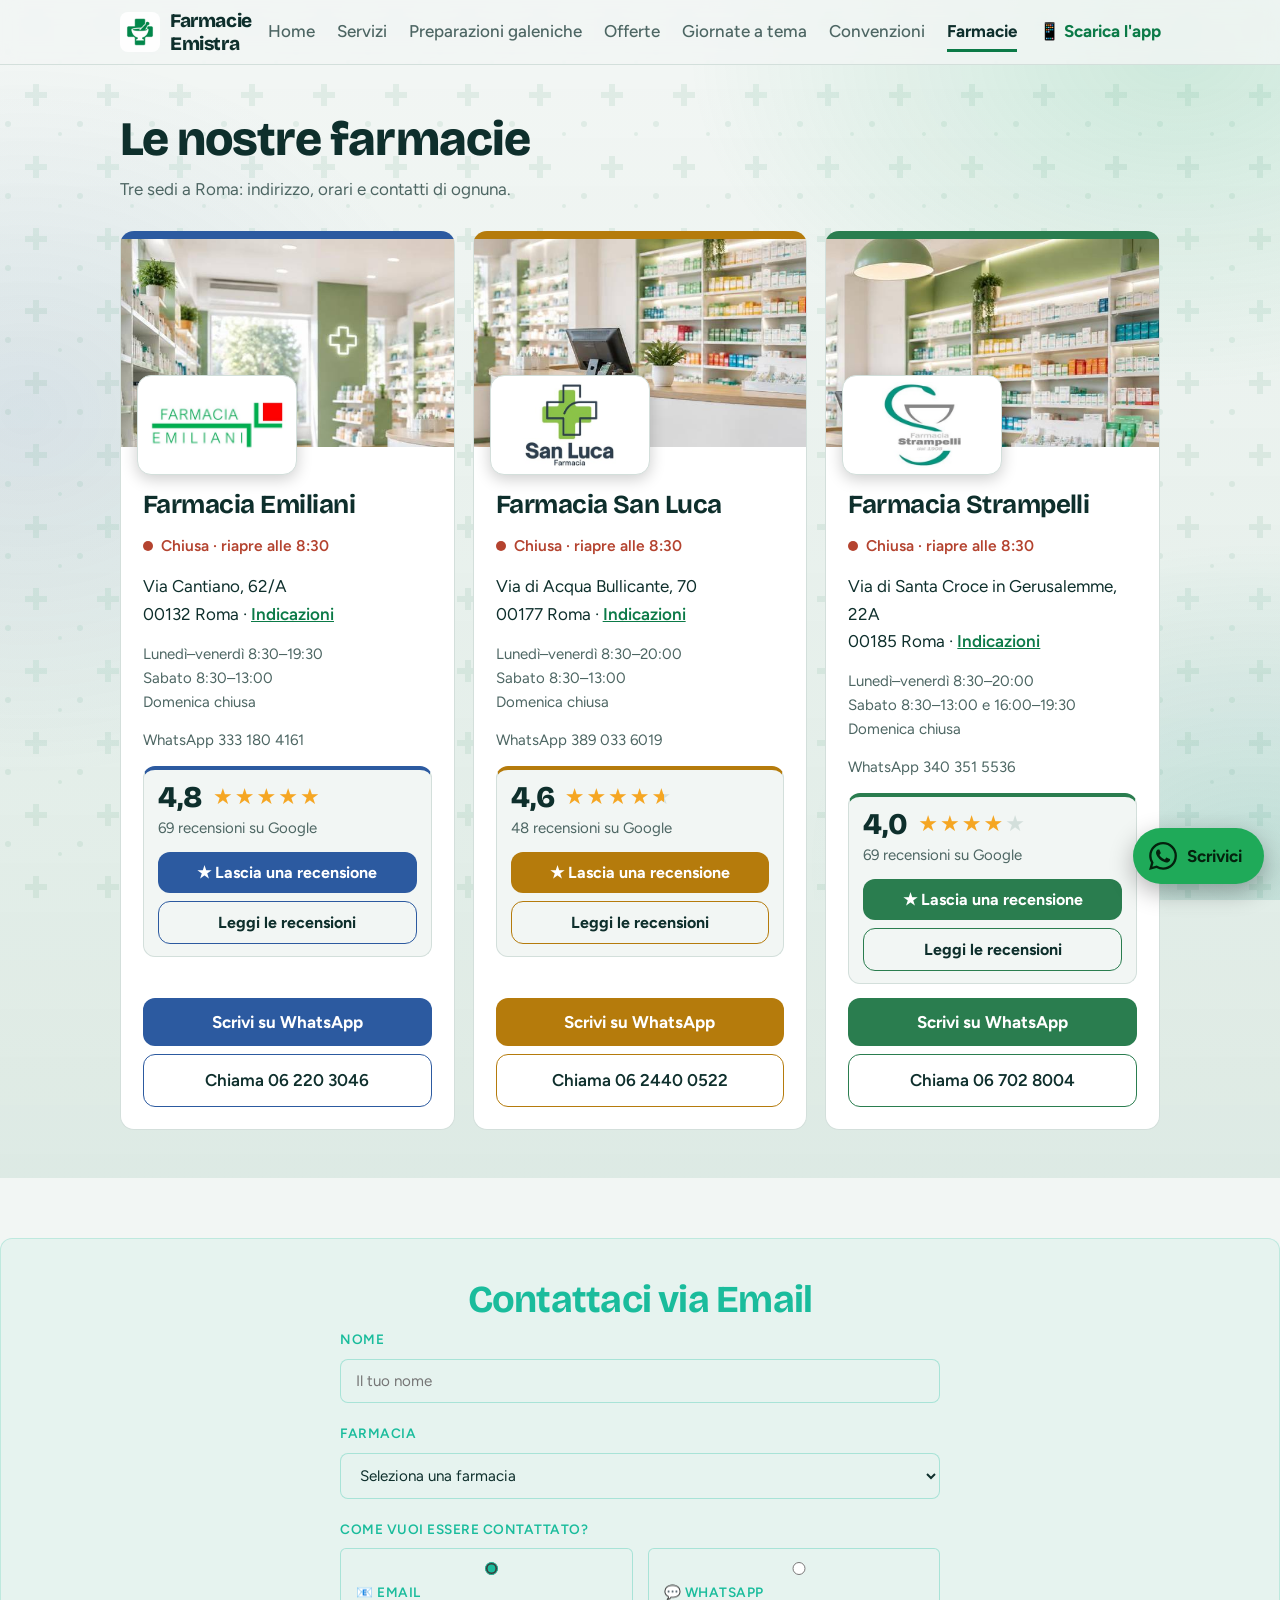
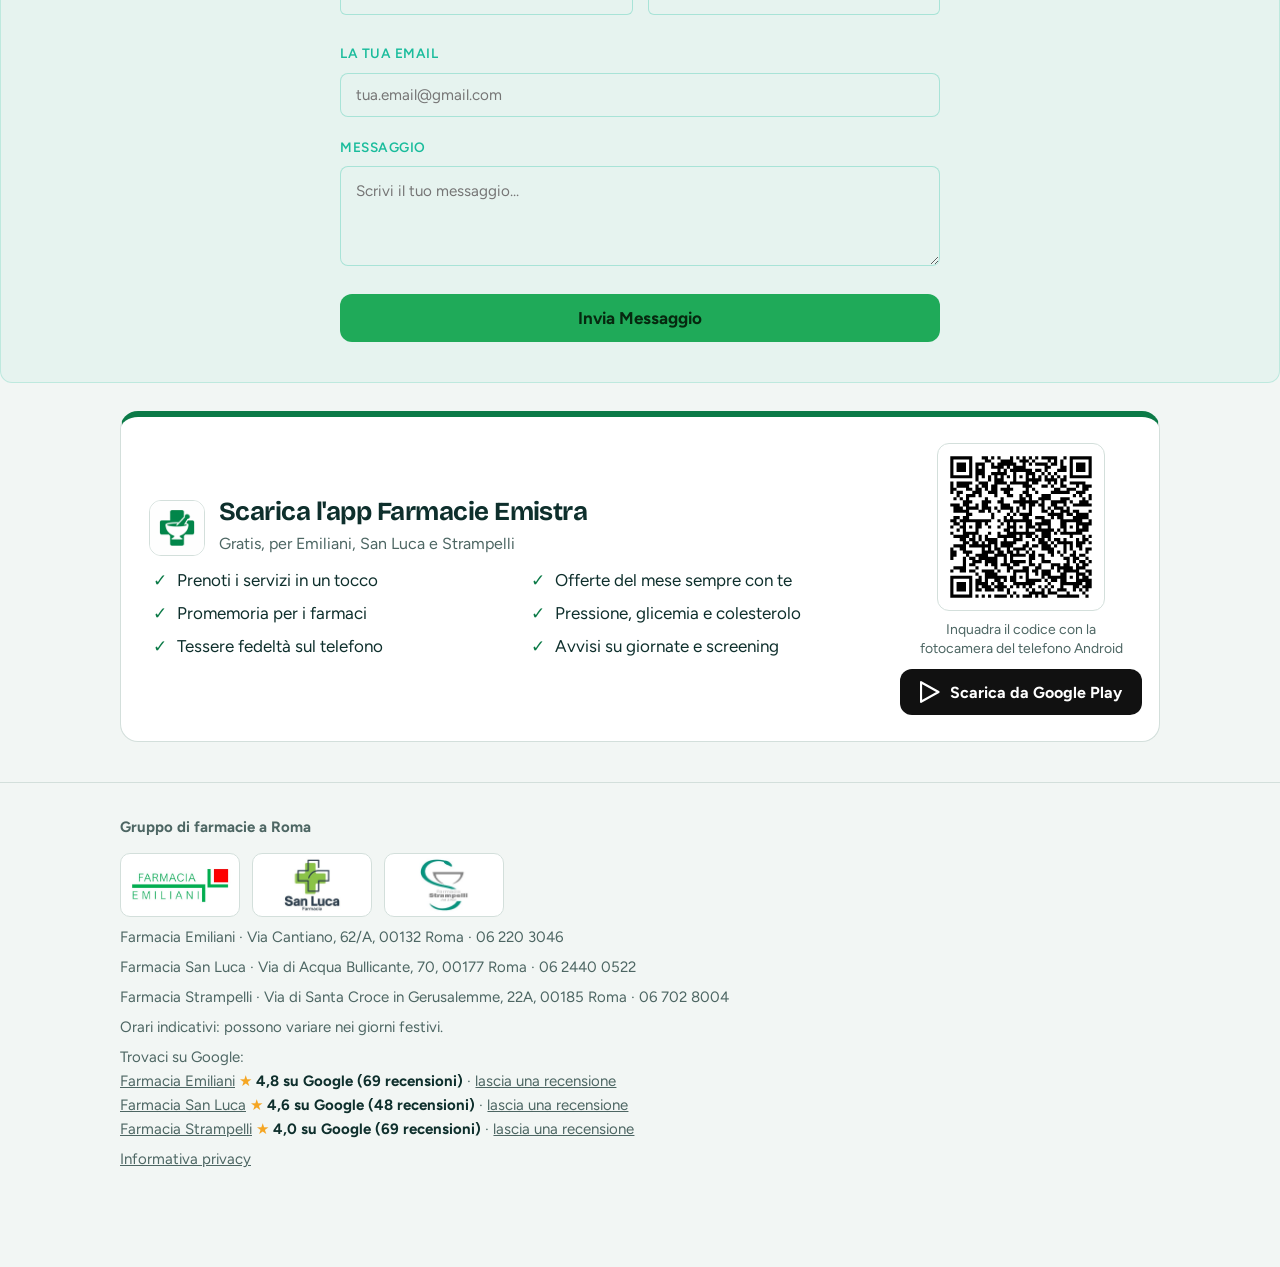
<file: farmacie.html>
<!DOCTYPE html>
<html lang="it">
<head>
<meta charset="utf-8">
<meta name="viewport" content="width=device-width, initial-scale=1, viewport-fit=cover">
<title>Le nostre farmacie · Farmacie Emistra</title>
<meta name="description" content="Indirizzi, orari e contatti delle farmacie Emiliani, San Luca e Strampelli a Roma.">
<link rel="icon" type="image/png" href="assets/img/logo-gruppo.png">
<link rel="preconnect" href="https://fonts.googleapis.com">
<link rel="preconnect" href="https://fonts.gstatic.com" crossorigin>
<link href="https://fonts.googleapis.com/css2?family=Bricolage+Grotesque:wght@500;700;800&family=Figtree:wght@400;500;600&display=swap" rel="stylesheet">
<link rel="stylesheet" href="assets/style.css?v=1795613745">
<style>
.contact-section {
  background: rgba(26, 188, 156, 0.05);
  border: 1px solid rgba(26, 188, 156, 0.2);
  border-radius: 12px;
  padding: 40px;
  margin-top: 60px;
}

.contact-section h2 {
  color: var(--c-teal, #1abc9c);
  margin-bottom: 30px;
  text-align: center;
  font-size: 1.75rem;
}

.contact-form-wrapper {
  max-width: 600px;
  margin: 0 auto;
}

.form-group {
  margin-bottom: 20px;
}

.form-group label {
  display: block;
  margin-bottom: 8px;
  font-weight: 600;
  color: var(--c-teal, #1abc9c);
  text-transform: uppercase;
  font-size: 0.85rem;
  letter-spacing: 0.5px;
}

.form-group input,
.form-group select,
.form-group textarea {
  width: 100%;
  padding: 12px 15px;
  border: 1px solid rgba(26, 188, 156, 0.3);
  border-radius: 8px;
  background: rgba(255, 255, 255, 0.02);
  color: inherit;
  font-size: 0.95rem;
  font-family: inherit;
  transition: all 0.3s ease;
}

.form-group input:focus,
.form-group select:focus,
.form-group textarea:focus {
  outline: none;
  border-color: var(--c-teal, #1abc9c);
  background: rgba(26, 188, 156, 0.1);
}

.form-group textarea {
  resize: vertical;
  min-height: 100px;
}

.contact-method-group {
  display: flex;
  gap: 15px;
  margin-top: 8px;
}

.radio-label {
  display: flex;
  align-items: center;
  gap: 8px;
  cursor: pointer;
  padding: 10px 15px;
  border: 1px solid rgba(26, 188, 156, 0.3);
  border-radius: 6px;
  background: rgba(255, 255, 255, 0.02);
  transition: all 0.2s ease;
  flex: 1;
}

.radio-label:hover {
  background: rgba(26, 188, 156, 0.1);
  border-color: var(--c-teal, #1abc9c);
}

.radio-label input[type="radio"] {
  cursor: pointer;
  accent-color: var(--c-teal, #1abc9c);
}

.success-msg, .error-msg {
  padding: 15px;
  border-radius: 6px;
  margin-bottom: 20px;
  text-align: center;
  display: none;
}

.success-msg {
  background: rgba(26, 188, 156, 0.2);
  border: 1px solid var(--c-teal, #1abc9c);
  color: var(--c-teal, #1abc9c);
}

.error-msg {
  background: rgba(231, 76, 60, 0.2);
  border: 1px solid #e74c3c;
  color: #e74c3c;
}

#emailGroup { display: block; }
#whatsappGroup { display: none; }
</style>
<script type="application/ld+json">[{"@context": "https://schema.org", "@type": "Pharmacy", "name": "Farmacia Emiliani", "telephone": "+39062203046", "address": {"@type": "PostalAddress", "streetAddress": "Via Cantiano, 62/A", "postalCode": "00132", "addressLocality": "Roma", "addressCountry": "IT"}, "geo": {"@type": "GeoCoordinates", "latitude": 41.9130723, "longitude": 12.7291002}, "openingHoursSpecification": [{"@type": "OpeningHoursSpecification", "dayOfWeek": ["Monday", "Tuesday", "Wednesday", "Thursday", "Friday"], "opens": "08:30", "closes": "19:30"}, {"@type": "OpeningHoursSpecification", "dayOfWeek": "Saturday", "opens": "08:30", "closes": "13:00"}], "hasMap": "https://www.google.com/maps/place/?q=place_id:ChIJH382Q7F-LxMRiJyVyYdh7GQ", "sameAs": ["https://www.google.com/maps/place/?q=place_id:ChIJH382Q7F-LxMRiJyVyYdh7GQ"]}, {"@context": "https://schema.org", "@type": "Pharmacy", "name": "Farmacia San Luca", "telephone": "+390624400522", "address": {"@type": "PostalAddress", "streetAddress": "Via di Acqua Bullicante, 70", "postalCode": "00177", "addressLocality": "Roma", "addressCountry": "IT"}, "geo": {"@type": "GeoCoordinates", "latitude": 41.8836752, "longitude": 12.5434803}, "openingHoursSpecification": [{"@type": "OpeningHoursSpecification", "dayOfWeek": ["Monday", "Tuesday", "Wednesday", "Thursday", "Friday"], "opens": "08:30", "closes": "20:00"}, {"@type": "OpeningHoursSpecification", "dayOfWeek": "Saturday", "opens": "08:30", "closes": "13:00"}], "hasMap": "https://www.google.com/maps/place/?q=place_id:ChIJL9sEBT1iLxMRGhrkAy4iJFs"}, {"@context": "https://schema.org", "@type": "Pharmacy", "name": "Farmacia Strampelli", "telephone": "+39067028004", "address": {"@type": "PostalAddress", "streetAddress": "Via di Santa Croce in Gerusalemme, 22A", "postalCode": "00185", "addressLocality": "Roma", "addressCountry": "IT"}, "geo": {"@type": "GeoCoordinates", "latitude": 41.8895619, "longitude": 12.5137454}, "openingHoursSpecification": [{"@type": "OpeningHoursSpecification", "dayOfWeek": ["Monday", "Tuesday", "Wednesday", "Thursday", "Friday"], "opens": "08:30", "closes": "20:00"}, {"@type": "OpeningHoursSpecification", "dayOfWeek": "Saturday", "opens": "08:30", "closes": "13:00"}, {"@type": "OpeningHoursSpecification", "dayOfWeek": "Saturday", "opens": "16:00", "closes": "19:30"}], "hasMap": "https://www.google.com/maps/place/?q=place_id:ChIJG0-y5ZNhLxMRQLBoApzZKh0"}]</script>
</head>
<body>
<header><div class="wrap">
  <a class="brand" href="index.html"><img src="assets/img/logo-gruppo.png" alt="" width="40" height="40">Farmacie Emistra</a>
  <button type="button" class="navbtn" id="navbtn" aria-expanded="false" aria-controls="nav" aria-label="Menu"><svg width="24" height="24" viewBox="0 0 24 24" fill="none" stroke="currentColor" stroke-width="2.4" stroke-linecap="round" aria-hidden="true"><path d="M4 7h16M4 12h16M4 17h16"/></svg></button>
  <nav id="nav" aria-label="Principale"><a href="index.html">Home</a><a href="servizi.html">Servizi</a><a href="preparazioni-galeniche.html">Preparazioni galeniche</a><a href="offerte.html">Offerte</a><a href="giornate.html">Giornate a tema</a><a href="convenzioni.html">Convenzioni</a><a href="farmacie.html" aria-current="page">Farmacie</a></nav>
</div></header>
<main id="top" tabindex="-1">
<section id="farmacie"><div class="wrap">
  <h1 class="ph">Le nostre farmacie</h1>
  <p class="intro">Tre sedi a Roma: indirizzo, orari e contatti di ognuna.</p>
  <div class="pharm">
    <article class="card" style="--c:var(--emiliani)"><div class="cimg"><img src="assets/img/foto-emiliani.jpg" alt="" loading="lazy"><img class="clogo" src="assets/img/logo-emiliani.jpg" alt="Logo Farmacia Emiliani"></div><h3><a class="cardlink" href="https://www.google.com/maps/place/?q=place_id:ChIJH382Q7F-LxMRiJyVyYdh7GQ" target="_blank" rel="noopener">Farmacia Emiliani<span class="sr"> - apri la scheda su Google</span></a></h3><p class="st" data-k="emiliani"></p>
      <address>Via Cantiano, 62/A<br>00132 Roma · <a href="https://www.google.com/maps/dir/?api=1&amp;destination=Farmacia%20Emiliani&amp;destination_place_id=ChIJH382Q7F-LxMRiJyVyYdh7GQ" target="_blank" rel="noopener">Indicazioni</a></address>
      <ul class="hrs"><li>Lunedì–venerdì 8:30–19:30</li><li>Sabato 8:30–13:00</li><li>Domenica chiusa</li></ul>
      <p class="nums">WhatsApp 333 180 4161</p>
      <div class="rv" data-rv="emiliani" style="--c:var(--emiliani)"><p class="rvs"><span class="rvn"></span><span class="stars" aria-hidden="true">★★★★★</span><span class="rvc"></span></p><div class="rva"><a class="rvw" href="https://search.google.com/local/writereview?placeid=ChIJH382Q7F-LxMRiJyVyYdh7GQ" target="_blank" rel="noopener">★ Lascia una recensione</a><a class="rvr" href="https://www.google.com/maps/place/?q=place_id:ChIJH382Q7F-LxMRiJyVyYdh7GQ" target="_blank" rel="noopener">Leggi le recensioni</a></div></div>
      <div class="acts"><a class="btn" target="_blank" rel="noopener" href="https://wa.me/393331804161">Scrivi su WhatsApp</a><a class="tel" href="tel:+39062203046">Chiama 06 220 3046</a></div></article>
    <article class="card" style="--c:var(--sanluca)"><div class="cimg"><img src="assets/img/foto-sanluca.jpg" alt="" loading="lazy"><img class="clogo" src="assets/img/logo-san-luca.jpg" alt="Logo Farmacia San Luca"></div><h3><a class="cardlink" href="https://www.google.com/maps/place/?q=place_id:ChIJL9sEBT1iLxMRGhrkAy4iJFs" target="_blank" rel="noopener">Farmacia San Luca<span class="sr"> - apri la scheda su Google</span></a></h3><p class="st" data-k="sanluca"></p>
      <address>Via di Acqua Bullicante, 70<br>00177 Roma · <a href="https://www.google.com/maps/dir/?api=1&amp;destination=Farmacia%20San%20Luca&amp;destination_place_id=ChIJL9sEBT1iLxMRGhrkAy4iJFs" target="_blank" rel="noopener">Indicazioni</a></address>
      <ul class="hrs"><li>Lunedì–venerdì 8:30–20:00</li><li>Sabato 8:30–13:00</li><li>Domenica chiusa</li></ul>
      <p class="nums">WhatsApp 389 033 6019</p>
      <div class="rv" data-rv="sanluca" style="--c:var(--sanluca)"><p class="rvs"><span class="rvn"></span><span class="stars" aria-hidden="true">★★★★★</span><span class="rvc"></span></p><div class="rva"><a class="rvw" href="https://search.google.com/local/writereview?placeid=ChIJL9sEBT1iLxMRGhrkAy4iJFs" target="_blank" rel="noopener">★ Lascia una recensione</a><a class="rvr" href="https://www.google.com/maps/place/?q=place_id:ChIJL9sEBT1iLxMRGhrkAy4iJFs" target="_blank" rel="noopener">Leggi le recensioni</a></div></div>
      <div class="acts"><a class="btn" target="_blank" rel="noopener" href="https://wa.me/393890336019">Scrivi su WhatsApp</a><a class="tel" href="tel:+390624400522">Chiama 06 2440 0522</a></div></article>
    <article class="card" style="--c:var(--strampelli)"><div class="cimg"><img src="assets/img/foto-strampelli.jpg" alt="" loading="lazy"><img class="clogo" src="assets/img/logo-strampelli.jpg" alt="Logo Farmacia Strampelli"></div><h3><a class="cardlink" href="https://www.google.com/maps/place/?q=place_id:ChIJG0-y5ZNhLxMRQLBoApzZKh0" target="_blank" rel="noopener">Farmacia Strampelli<span class="sr"> - apri la scheda su Google</span></a></h3><p class="st" data-k="strampelli"></p>
      <address>Via di Santa Croce in Gerusalemme, 22A<br>00185 Roma · <a href="https://www.google.com/maps/dir/?api=1&amp;destination=Farmacia%20Strampelli&amp;destination_place_id=ChIJG0-y5ZNhLxMRQLBoApzZKh0" target="_blank" rel="noopener">Indicazioni</a></address>
      <ul class="hrs"><li>Lunedì–venerdì 8:30–20:00</li><li>Sabato 8:30–13:00 e 16:00–19:30</li><li>Domenica chiusa</li></ul>
      <p class="nums">WhatsApp 340 351 5536</p>
      <div class="rv" data-rv="strampelli" style="--c:var(--strampelli)"><p class="rvs"><span class="rvn"></span><span class="stars" aria-hidden="true">★★★★★</span><span class="rvc"></span></p><div class="rva"><a class="rvw" href="https://search.google.com/local/writereview?placeid=ChIJG0-y5ZNhLxMRQLBoApzZKh0" target="_blank" rel="noopener">★ Lascia una recensione</a><a class="rvr" href="https://www.google.com/maps/place/?q=place_id:ChIJG0-y5ZNhLxMRQLBoApzZKh0" target="_blank" rel="noopener">Leggi le recensioni</a></div></div>
      <div class="acts"><a class="btn" target="_blank" rel="noopener" href="https://wa.me/393403515536">Scrivi su WhatsApp</a><a class="tel" href="tel:+39067028004">Chiama 06 702 8004</a></div></article>
  </div>
</div></section>

<!-- NUOVA SEZIONE: MODULO DI CONTATTO -->
<section id="contact" class="contact-section"><div class="wrap">
  <h2>Contattaci via Email</h2>
  <div class="contact-form-wrapper">
    <div class="success-msg" id="successMsg">✓ Grazie! Il tuo messaggio è stato inviato con successo.</div>
    <div class="error-msg" id="errorMsg">✗ Si è verificato un errore. Per favore riprova.</div>
    
    <form id="contactForm" action="https://api.web3forms.com/submit" method="POST">
      <input type="hidden" name="access_key" value="1d95b3a9-1510-4a1e-b50b-b0f500b0e2a5">
      <input type="hidden" name="from_name" value="Farmacie Emistra">
      
      <div class="form-group">
        <label for="contactName">Nome</label>
        <input type="text" id="contactName" name="name" placeholder="Il tuo nome" required>
      </div>
      
      <div class="form-group">
        <label for="contactPharmacy">Farmacia</label>
        <select id="contactPharmacy" name="pharmacy" required>
          <option value="">Seleziona una farmacia</option>
          <option value="emiliani">Farmacia Emiliani</option>
          <option value="sanluca">Farmacia San Luca</option>
          <option value="strampelli">Farmacia Strampelli</option>
        </select>
      </div>
      
      <div class="form-group">
        <label>Come vuoi essere contattato?</label>
        <div class="contact-method-group">
          <label class="radio-label">
            <input type="radio" name="contact_method" value="email" checked>
            <span>📧 Email</span>
          </label>
          <label class="radio-label">
            <input type="radio" name="contact_method" value="whatsapp">
            <span>💬 WhatsApp</span>
          </label>
        </div>
      </div>
      
      <div class="form-group" id="emailGroup">
        <label for="contactEmail">La tua Email</label>
        <input type="email" id="contactEmail" name="email" placeholder="tua.email@gmail.com" required>
      </div>
      
      <div class="form-group" id="whatsappGroup">
        <label for="contactWhatsapp">Il tuo numero WhatsApp</label>
        <input type="tel" id="contactWhatsapp" name="whatsapp" placeholder="+39 333 123 4567">
      </div>
      
      <div class="form-group">
        <label for="contactMessage">Messaggio</label>
        <textarea id="contactMessage" name="message" placeholder="Scrivi il tuo messaggio..." required></textarea>
      </div>
      
      <button type="submit" class="btn" style="width: 100%;">Invia Messaggio</button>
    </form>
  </div>
</div></section>
<!-- FINE SEZIONE CONTATTI -->

</main>
<footer><div class="wrap"><strong>Gruppo di farmacie a Roma</strong><div class="flogos"><img src="assets/img/logo-emiliani.jpg" alt="Logo Farmacia Emiliani"><img src="assets/img/logo-san-luca.jpg" alt="Logo Farmacia San Luca"><img src="assets/img/logo-strampelli.jpg" alt="Logo Farmacia Strampelli"></div><address>Farmacia Emiliani · Via Cantiano, 62/A, 00132 Roma · 06 220 3046</address><address>Farmacia San Luca · Via di Acqua Bullicante, 70, 00177 Roma · 06 2440 0522</address><address>Farmacia Strampelli · Via di Santa Croce in Gerusalemme, 22A, 00185 Roma · 06 702 8004</address><address>Orari indicativi: possono variare nei giorni festivi.</address><address>Trovaci su Google:<br><a href="https://www.google.com/maps/place/?q=place_id:ChIJH382Q7F-LxMRiJyVyYdh7GQ" target="_blank" rel="noopener">Farmacia Emiliani</a> <span data-gr="emiliani" class="gr"></span> · <a href="https://search.google.com/local/writereview?placeid=ChIJH382Q7F-LxMRiJyVyYdh7GQ" target="_blank" rel="noopener">lascia una recensione</a><br><a href="https://www.google.com/maps/place/?q=place_id:ChIJL9sEBT1iLxMRGhrkAy4iJFs" target="_blank" rel="noopener">Farmacia San Luca</a> <span data-gr="sanluca" class="gr"></span> · <a href="https://search.google.com/local/writereview?placeid=ChIJL9sEBT1iLxMRGhrkAy4iJFs" target="_blank" rel="noopener">lascia una recensione</a><br><a href="https://www.google.com/maps/place/?q=place_id:ChIJG0-y5ZNhLxMRQLBoApzZKh0" target="_blank" rel="noopener">Farmacia Strampelli</a> <span data-gr="strampelli" class="gr"></span> · <a href="https://search.google.com/local/writereview?placeid=ChIJG0-y5ZNhLxMRQLBoApzZKh0" target="_blank" rel="noopener">lascia una recensione</a></address><address><a href="privacy.html">Informativa privacy</a></address></div></footer>
<dialog id="dlg" aria-labelledby="dt"><div class="dlg">
  <button type="button" class="x" id="dx" aria-label="Chiudi">&times;</button>
  <h2 id="dt"></h2>
  <p class="ddesc" id="ddesc"></p>
  <fieldset><legend>Farmacia</legend>
    <div class="opts sede">
      <input type="radio" name="df" id="d1" value="393331804161|Emiliani" checked><label for="d1" style="--c:var(--emiliani)">Emiliani<span class="ad">Via Cantiano, 62/A · Corcolle</span></label>
      <input type="radio" name="df" id="d2" value="393890336019|San Luca"><label for="d2" style="--c:var(--sanluca)">San Luca<span class="ad">Via di Acqua Bullicante, 70 · Torpignattara</span></label>
      <input type="radio" name="df" id="d3" value="393403515536|Strampelli"><label for="d3" style="--c:var(--strampelli)">Strampelli<span class="ad">Via S. Croce in Gerusalemme, 22A · San Giovanni</span></label>
    </div>
    <button type="button" class="geob" id="dgeob">Trova la più vicina a me</button><p class="geo" id="dgeo" aria-live="polite"></p></fieldset>
  <fieldset id="rx" class="rxbox" hidden><legend>Carica la ricetta (foto o PDF)</legend>
    <p class="note">Fotografa il promemoria della ricetta <b>dritto, intero e ben illuminato</b>, oppure carica il <b>PDF</b> ricevuto per email. Leggiamo i codici direttamente sul tuo dispositivo: il file non viene inviato, alla farmacia arrivano solo il codice NRE e il codice fiscale.</p>
    <label class="rxup" for="rxfile">📄 Scegli foto o PDF della ricetta</label>
    <input type="file" id="rxfile" accept="image/*,application/pdf" class="rxfile">
    <p class="note rxst" id="rxst" aria-live="polite"></p>
    <label for="rxnre" class="rxl">Codice NRE <span class="note">(15 caratteri, es. 1200A1234567890)</span></label>
    <input type="text" id="rxnre" class="rxin" maxlength="20" autocomplete="off" spellcheck="false">
    <label for="rxcf" class="rxl">Codice fiscale del paziente</label>
    <input type="text" id="rxcf" class="rxin" maxlength="16" autocomplete="off" spellcheck="false">
    <p class="note">Ricetta cartacea senza codice NRE (per esempio una ricetta bianca)? Mandane la foto su WhatsApp o portala in farmacia.</p>
  </fieldset>
  <fieldset id="modes" hidden><legend id="ml"></legend><div class="opts" id="mopts"></div></fieldset>
  <div id="when">
    <fieldset><legend><label for="dd" style="font-weight:600">Giorno preferito</label></legend><input type="date" id="dd"></fieldset>
    <fieldset><legend>Fascia oraria</legend>
      <div class="opts">
        <input type="radio" name="dh" id="h1" value="" checked><label for="h1">Indifferente</label>
        <input type="radio" name="dh" id="h2" value="di mattina"><label for="h2">Mattina</label>
        <input type="radio" name="dh" id="h3" value="di pomeriggio"><label for="h3">Pomeriggio</label>
      </div></fieldset>
  </div>
  <fieldset><legend><label for="dn" style="font-weight:600">Nome e cognome (facoltativo)</label></legend><input type="text" id="dn" autocomplete="name"></fieldset>
  <fieldset><legend><label for="dp" style="font-weight:600">Telefono per essere ricontattati</label></legend><input type="tel" id="dp" autocomplete="tel" inputmode="tel"></fieldset>
  <fieldset><legend><label for="de" style="font-weight:600">Email</label></legend><input type="email" id="de" autocomplete="email" inputmode="email"></fieldset>
  <p class="note">Per l\'invio via email lascia almeno il telefono o l\'email, così la farmacia può risponderti.</p>
  <fieldset><legend><label for="dm" style="font-weight:600">Note (facoltativo)</label></legend><textarea id="dm"></textarea></fieldset>
  <p class="note" id="dhint"></p>
  <div class="hp" aria-hidden="true"><label>Sito web <input type="text" id="website" tabindex="-1" autocomplete="off"></label></div>
  <a class="btn" id="dgo" href="#" target="_blank" rel="noopener" style="margin-top:14px">Scrivi su WhatsApp</a>
  <button type="button" class="btn btn-mail" id="dmail">Invia via Email</button>
  <p class="note mailto-alt" id="dmailalt"></p>
  <p class="note" id="dpriv" hidden>La richiesta viene registrata dalla farmacia scelta per gestirla. <a href="privacy.html">Informativa privacy</a></p>
</div></dialog>
<div class="fab">
  <div class="menu" id="menu" role="dialog" aria-label="Scrivici su WhatsApp"><p class="mh">Con quale farmacia vuoi parlare?</p><div class="mrow" style="--c:var(--emiliani)"><a class="mwa" target="_blank" rel="noopener" href="https://wa.me/393331804161"><b>Emiliani</b><span>333 180 4161</span></a><a class="mcall" href="tel:+39062203046" aria-label="Chiama Emiliani"><svg width="22" height="22" viewBox="0 0 24 24" fill="none" stroke="currentColor" stroke-width="2" stroke-linecap="round" stroke-linejoin="round" aria-hidden="true"><path d="M22 16.9v3a2 2 0 0 1-2.2 2 19.8 19.8 0 0 1-8.6-3.1 19.5 19.5 0 0 1-6-6A19.8 19.8 0 0 1 2.1 4.2 2 2 0 0 1 4.1 2h3a2 2 0 0 1 2 1.7c.1 1 .4 1.9.7 2.8a2 2 0 0 1-.5 2.1L8.1 9.9a16 16 0 0 0 6 6l1.3-1.3a2 2 0 0 1 2.1-.4c.9.3 1.8.6 2.8.7a2 2 0 0 1 1.7 2z"/></svg></a></div><div class="mrow" style="--c:var(--sanluca)"><a class="mwa" target="_blank" rel="noopener" href="https://wa.me/393890336019"><b>San Luca</b><span>389 033 6019</span></a><a class="mcall" href="tel:+390624400522" aria-label="Chiama San Luca"><svg width="22" height="22" viewBox="0 0 24 24" fill="none" stroke="currentColor" stroke-width="2" stroke-linecap="round" stroke-linejoin="round" aria-hidden="true"><path d="M22 16.9v3a2 2 0 0 1-2.2 2 19.8 19.8 0 0 1-8.6-3.1 19.5 19.5 0 0 1-6-6A19.8 19.8 0 0 1 2.1 4.2 2 2 0 0 1 4.1 2h3a2 2 0 0 1 2 1.7c.1 1 .4 1.9.7 2.8a2 2 0 0 1-.5 2.1L8.1 9.9a16 16 0 0 0 6 6l1.3-1.3a2 2 0 0 1 2.1-.4c.9.3 1.8.6 2.8.7a2 2 0 0 1 1.7 2z"/></svg></a></div><div class="mrow" style="--c:var(--strampelli)"><a class="mwa" target="_blank" rel="noopener" href="https://wa.me/393403515536"><b>Strampelli</b><span>340 351 5536</span></a><a class="mcall" href="tel:+39067028004" aria-label="Chiama Strampelli"><svg width="22" height="22" viewBox="0 0 24 24" fill="none" stroke="currentColor" stroke-width="2" stroke-linecap="round" stroke-linejoin="round" aria-hidden="true"><path d="M22 16.9v3a2 2 0 0 1-2.2 2 19.8 19.8 0 0 1-8.6-3.1 19.5 19.5 0 0 1-6-6A19.8 19.8 0 0 1 2.1 4.2 2 2 0 0 1 4.1 2h3a2 2 0 0 1 2 1.7c.1 1 .4 1.9.7 2.8a2 2 0 0 1-.5 2.1L8.1 9.9a16 16 0 0 0 6 6l1.3-1.3a2 2 0 0 1 2.1-.4c.9.3 1.8.6 2.8.7a2 2 0 0 1 1.7 2z"/></svg></a></div></div>
  <button id="fab" aria-expanded="false" aria-controls="menu"><svg width="28" height="28" viewBox="0 0 24 24" fill="currentColor" aria-hidden="true"><path d="M17.472 14.382c-.297-.149-1.758-.867-2.03-.967-.273-.099-.471-.148-.67.15-.197.297-.767.966-.94 1.164-.173.199-.347.223-.644.075-.297-.15-1.255-.463-2.39-1.475-.883-.788-1.48-1.761-1.653-2.059-.173-.297-.018-.458.13-.606.134-.133.298-.347.446-.52.149-.174.198-.298.298-.497.099-.198.05-.371-.025-.52-.075-.149-.669-1.612-.916-2.207-.242-.579-.487-.5-.669-.51-.173-.008-.371-.01-.57-.01-.198 0-.52.074-.792.372-.272.297-1.04 1.016-1.04 2.479 0 1.462 1.065 2.875 1.213 3.074.149.198 2.096 3.2 5.077 4.487.709.306 1.262.489 1.694.625.712.227 1.36.195 1.871.118.571-.085 1.758-.719 2.006-1.413.248-.694.248-1.289.173-1.413-.074-.124-.272-.198-.57-.347m-5.421 7.403h-.004a9.87 9.87 0 01-5.031-1.378l-.361-.214-3.741.982.998-3.648-.235-.374a9.86 9.86 0 01-1.51-5.26c.001-5.45 4.436-9.884 9.888-9.884 2.64 0 5.122 1.03 6.988 2.898a9.825 9.825 0 012.893 6.994c-.003 5.45-4.437 9.884-9.885 9.884m8.413-18.297A11.815 11.815 0 0012.05 0C5.495 0 .16 5.335.157 11.892c0 2.096.547 4.142 1.588 5.945L.057 24l6.305-1.654a11.882 11.882 0 005.683 1.448h.005c6.554 0 11.89-5.335 11.893-11.893a11.821 11.821 0 00-3.48-8.413Z"/></svg><span>Scrivici</span></button>
</div>
<script src="assets/config.js?v=1795613745"></script>
<script src="assets/ricetta.js?v=1795613745"></script>
<script src="assets/app.js?v=1795613745"></script>
<script>
// Gestione modulo contatti
const contactForm = document.getElementById('contactForm');
const successMsg = document.getElementById('successMsg');
const errorMsg = document.getElementById('errorMsg');
const methodRadios = document.querySelectorAll('input[name="contact_method"]');
const emailGroup = document.getElementById('emailGroup');
const whatsappGroup = document.getElementById('whatsappGroup');
const emailInput = document.getElementById('contactEmail');
const whatsappInput = document.getElementById('contactWhatsapp');
const pharmacySelect = document.getElementById('contactPharmacy');

const emailMap = {
  'emiliani': 'staffemiliani@gmail.com',
  'sanluca': 'staff.sanluca@gmail.com',
  'strampelli': 'staff.strampelli@gmail.com'
};

const whatsappNumbers = {
  'emiliani': '393331804161',
  'sanluca': '393890336019',
  'strampelli': '393403515536'
};

methodRadios.forEach(radio => {
  radio.addEventListener('change', (e) => {
    if (e.target.value === 'email') {
      emailGroup.style.display = 'block';
      whatsappGroup.style.display = 'none';
      emailInput.required = true;
      whatsappInput.required = false;
    } else {
      emailGroup.style.display = 'none';
      whatsappGroup.style.display = 'block';
      emailInput.required = false;
      whatsappInput.required = false;
    }
  });
});

contactForm.addEventListener('submit', async (e) => {
  e.preventDefault();
  successMsg.style.display = 'none';
  errorMsg.style.display = 'none';

  const method = document.querySelector('input[name="contact_method"]:checked').value;
  const name = document.getElementById('contactName').value;
  const pharmacy = pharmacySelect.value;
  const message = document.getElementById('contactMessage').value;

  if (method === 'whatsapp') {
    const userPhone = whatsappInput.value;
    const waNumber = whatsappNumbers[pharmacy];
    const waMessage = `Ciao, mi chiamo ${name}.\n\n${message}`;
    window.open(`https://wa.me/${waNumber}?text=${encodeURIComponent(waMessage)}`, '_blank');
    successMsg.textContent = '✓ WhatsApp aperto! Scrivi il tuo messaggio.';
    successMsg.style.display = 'block';
    setTimeout(() => { successMsg.style.display = 'none'; }, 5000);
  } else {
    const formData = new FormData(contactForm);
    formData.set('to_email', emailMap[pharmacy]);
    
    try {
      const response = await fetch('https://api.web3forms.com/submit', {
        method: 'POST',
        body: formData
      });

      if (response.ok) {
        successMsg.style.display = 'block';
        contactForm.reset();
        emailGroup.style.display = 'block';
        whatsappGroup.style.display = 'none';
        successMsg.scrollIntoView({ behavior: 'smooth' });
        setTimeout(() => { successMsg.style.display = 'none'; }, 5000);
      } else {
        errorMsg.style.display = 'block';
      }
    } catch (error) {
      errorMsg.style.display = 'block';
    }
  }
});
</script>
</body>
</html>
</file>
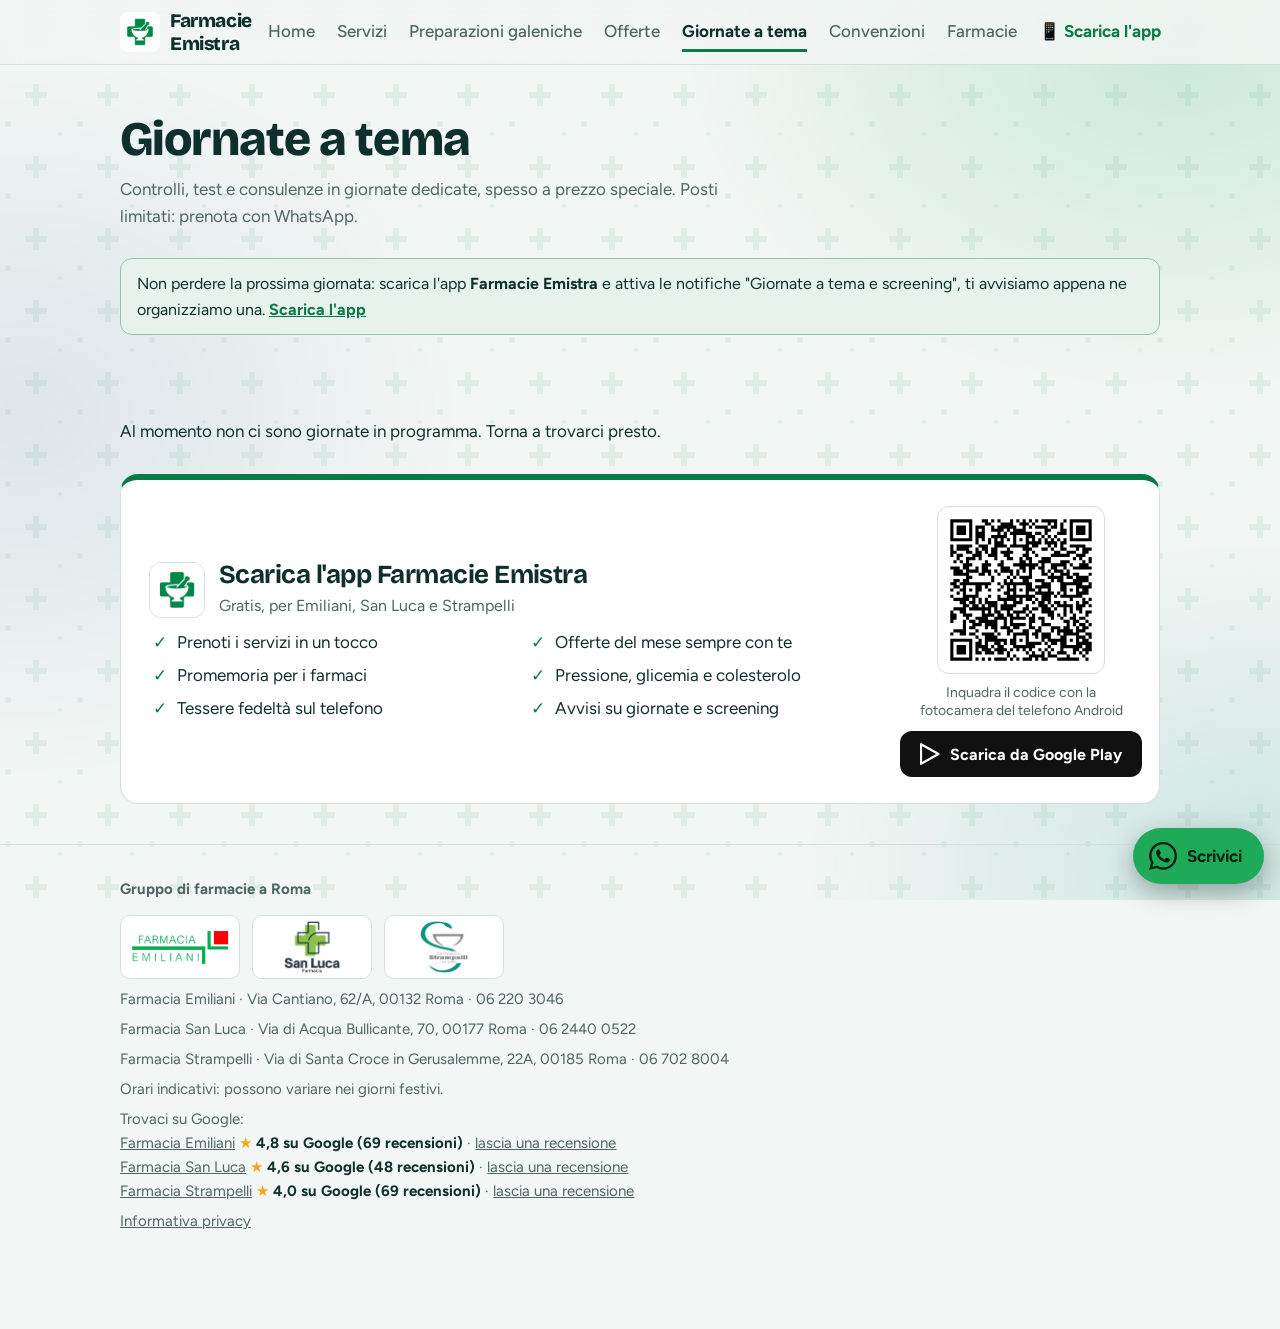
<file: giornate.html>
<!DOCTYPE html>
<html lang="it">
<head>
<meta charset="utf-8">
<meta name="viewport" content="width=device-width, initial-scale=1, viewport-fit=cover">
<title>Giornate a tema · Farmacie Emistra</title>
<meta name="description" content="Giornate a tema e screening nelle farmacie Emiliani, San Luca e Strampelli a Roma: controlli, test e consulenze a prezzo speciale.">
<link rel="icon" type="image/png" href="assets/img/logo-gruppo.png">
<link rel="preconnect" href="https://fonts.googleapis.com">
<link rel="preconnect" href="https://fonts.gstatic.com" crossorigin>
<link href="https://fonts.googleapis.com/css2?family=Bricolage+Grotesque:wght@500;700;800&family=Figtree:wght@400;500;600&display=swap" rel="stylesheet">
<link rel="stylesheet" href="assets/style.css?v=1795613745">

</head>
<body>
<header><div class="wrap">
  <a class="brand" href="index.html"><img src="assets/img/logo-gruppo.png" alt="" width="40" height="40">Farmacie Emistra</a>
  <button type="button" class="navbtn" id="navbtn" aria-expanded="false" aria-controls="nav" aria-label="Menu"><svg width="24" height="24" viewBox="0 0 24 24" fill="none" stroke="currentColor" stroke-width="2.4" stroke-linecap="round" aria-hidden="true"><path d="M4 7h16M4 12h16M4 17h16"/></svg></button>
  <nav id="nav" aria-label="Principale"><a href="index.html">Home</a><a href="servizi.html">Servizi</a><a href="preparazioni-galeniche.html">Preparazioni galeniche</a><a href="offerte.html">Offerte</a><a href="giornate.html" aria-current="page">Giornate a tema</a><a href="convenzioni.html">Convenzioni</a><a href="farmacie.html">Farmacie</a></nav>
</div></header>
<main id="top" tabindex="-1">
<section><div class="wrap"><h1 class="ph">Giornate a tema</h1>
<p class="intro">Controlli, test e consulenze in giornate dedicate, spesso a prezzo speciale. Posti limitati: prenota con WhatsApp.</p>
<p id="giornate" data-app-hint="Non perdere la prossima giornata: scarica l'app <b>Farmacie Emistra</b> e attiva le notifiche &quot;Giornate a tema e screening&quot;, ti avvisiamo appena ne organizziamo una." hidden></p></div></section>
<div id="giornate-elenco"></div>
</main>
<footer><div class="wrap"><strong>Gruppo di farmacie a Roma</strong><div class="flogos"><img src="assets/img/logo-emiliani.jpg" alt="Logo Farmacia Emiliani"><img src="assets/img/logo-san-luca.jpg" alt="Logo Farmacia San Luca"><img src="assets/img/logo-strampelli.jpg" alt="Logo Farmacia Strampelli"></div><address>Farmacia Emiliani · Via Cantiano, 62/A, 00132 Roma · 06 220 3046</address><address>Farmacia San Luca · Via di Acqua Bullicante, 70, 00177 Roma · 06 2440 0522</address><address>Farmacia Strampelli · Via di Santa Croce in Gerusalemme, 22A, 00185 Roma · 06 702 8004</address><address>Orari indicativi: possono variare nei giorni festivi.</address><address>Trovaci su Google:<br><a href="https://www.google.com/maps/place/?q=place_id:ChIJH382Q7F-LxMRiJyVyYdh7GQ" target="_blank" rel="noopener">Farmacia Emiliani</a> <span data-gr="emiliani" class="gr"></span> · <a href="https://search.google.com/local/writereview?placeid=ChIJH382Q7F-LxMRiJyVyYdh7GQ" target="_blank" rel="noopener">lascia una recensione</a><br><a href="https://www.google.com/maps/place/?q=place_id:ChIJL9sEBT1iLxMRGhrkAy4iJFs" target="_blank" rel="noopener">Farmacia San Luca</a> <span data-gr="sanluca" class="gr"></span> · <a href="https://search.google.com/local/writereview?placeid=ChIJL9sEBT1iLxMRGhrkAy4iJFs" target="_blank" rel="noopener">lascia una recensione</a><br><a href="https://www.google.com/maps/place/?q=place_id:ChIJG0-y5ZNhLxMRQLBoApzZKh0" target="_blank" rel="noopener">Farmacia Strampelli</a> <span data-gr="strampelli" class="gr"></span> · <a href="https://search.google.com/local/writereview?placeid=ChIJG0-y5ZNhLxMRQLBoApzZKh0" target="_blank" rel="noopener">lascia una recensione</a></address><address><a href="privacy.html">Informativa privacy</a></address></div></footer>
<dialog id="dlg" aria-labelledby="dt"><div class="dlg">
  <button type="button" class="x" id="dx" aria-label="Chiudi">&times;</button>
  <h2 id="dt"></h2>
  <p class="ddesc" id="ddesc"></p>
  <fieldset><legend>Farmacia</legend>
    <div class="opts sede">
      <input type="radio" name="df" id="d1" value="393331804161|Emiliani" checked><label for="d1" style="--c:var(--emiliani)">Emiliani<span class="ad">Via Cantiano, 62/A · Corcolle</span></label>
      <input type="radio" name="df" id="d2" value="393890336019|San Luca"><label for="d2" style="--c:var(--sanluca)">San Luca<span class="ad">Via di Acqua Bullicante, 70 · Torpignattara</span></label>
      <input type="radio" name="df" id="d3" value="393403515536|Strampelli"><label for="d3" style="--c:var(--strampelli)">Strampelli<span class="ad">Via S. Croce in Gerusalemme, 22A · San Giovanni</span></label>
    </div>
    <button type="button" class="geob" id="dgeob">Trova la più vicina a me</button><p class="geo" id="dgeo" aria-live="polite"></p></fieldset>
  <fieldset id="rx" class="rxbox" hidden><legend>Carica la ricetta (foto o PDF)</legend>
    <p class="note">Fotografa il promemoria della ricetta <b>dritto, intero e ben illuminato</b>, oppure carica il <b>PDF</b> ricevuto per email. Leggiamo i codici direttamente sul tuo dispositivo: il file non viene inviato, alla farmacia arrivano solo il codice NRE e il codice fiscale.</p>
    <label class="rxup" for="rxfile">📄 Scegli foto o PDF della ricetta</label>
    <input type="file" id="rxfile" accept="image/*,application/pdf" class="rxfile">
    <p class="note rxst" id="rxst" aria-live="polite"></p>
    <label for="rxnre" class="rxl">Codice NRE <span class="note">(15 caratteri, es. 1200A1234567890)</span></label>
    <input type="text" id="rxnre" class="rxin" maxlength="20" autocomplete="off" spellcheck="false">
    <label for="rxcf" class="rxl">Codice fiscale del paziente</label>
    <input type="text" id="rxcf" class="rxin" maxlength="16" autocomplete="off" spellcheck="false">
    <p class="note">Ricetta cartacea senza codice NRE (per esempio una ricetta bianca)? Mandane la foto su WhatsApp o portala in farmacia.</p>
  </fieldset>
  <fieldset id="modes" hidden><legend id="ml"></legend><div class="opts" id="mopts"></div></fieldset>
  <div id="when">
    <fieldset><legend><label for="dd" style="font-weight:600">Giorno preferito</label></legend><input type="date" id="dd"></fieldset>
    <fieldset><legend>Fascia oraria</legend>
      <div class="opts">
        <input type="radio" name="dh" id="h1" value="" checked><label for="h1">Indifferente</label>
        <input type="radio" name="dh" id="h2" value="di mattina"><label for="h2">Mattina</label>
        <input type="radio" name="dh" id="h3" value="di pomeriggio"><label for="h3">Pomeriggio</label>
      </div></fieldset>
  </div>
  <fieldset><legend><label for="dn" style="font-weight:600">Nome e cognome (facoltativo)</label></legend><input type="text" id="dn" autocomplete="name"></fieldset>
  <fieldset><legend><label for="dp" style="font-weight:600">Telefono per essere ricontattati</label></legend><input type="tel" id="dp" autocomplete="tel" inputmode="tel"></fieldset>
  <fieldset><legend><label for="de" style="font-weight:600">Email</label></legend><input type="email" id="de" autocomplete="email" inputmode="email"></fieldset>
  <p class="note">Per l\'invio via email lascia almeno il telefono o l\'email, così la farmacia può risponderti.</p>
  <fieldset><legend><label for="dm" style="font-weight:600">Note (facoltativo)</label></legend><textarea id="dm"></textarea></fieldset>
  <p class="note" id="dhint"></p>
  <div class="hp" aria-hidden="true"><label>Sito web <input type="text" id="website" tabindex="-1" autocomplete="off"></label></div>
  <a class="btn" id="dgo" href="#" target="_blank" rel="noopener" style="margin-top:14px">Scrivi su WhatsApp</a>
  <button type="button" class="btn btn-mail" id="dmail">Invia via Email</button>
  <p class="note mailto-alt" id="dmailalt"></p>
  <p class="note" id="dpriv" hidden>La richiesta viene registrata dalla farmacia scelta per gestirla. <a href="privacy.html">Informativa privacy</a></p>
</div></dialog>
<div class="fab">
  <div class="menu" id="menu" role="dialog" aria-label="Scrivici su WhatsApp"><p class="mh">Con quale farmacia vuoi parlare?</p><div class="mrow" style="--c:var(--emiliani)"><a class="mwa" target="_blank" rel="noopener" href="https://wa.me/393331804161"><b>Emiliani</b><span>333 180 4161</span></a><a class="mcall" href="tel:+39062203046" aria-label="Chiama Emiliani"><svg width="22" height="22" viewBox="0 0 24 24" fill="none" stroke="currentColor" stroke-width="2" stroke-linecap="round" stroke-linejoin="round" aria-hidden="true"><path d="M22 16.9v3a2 2 0 0 1-2.2 2 19.8 19.8 0 0 1-8.6-3.1 19.5 19.5 0 0 1-6-6A19.8 19.8 0 0 1 2.1 4.2 2 2 0 0 1 4.1 2h3a2 2 0 0 1 2 1.7c.1 1 .4 1.9.7 2.8a2 2 0 0 1-.5 2.1L8.1 9.9a16 16 0 0 0 6 6l1.3-1.3a2 2 0 0 1 2.1-.4c.9.3 1.8.6 2.8.7a2 2 0 0 1 1.7 2z"/></svg></a></div><div class="mrow" style="--c:var(--sanluca)"><a class="mwa" target="_blank" rel="noopener" href="https://wa.me/393890336019"><b>San Luca</b><span>389 033 6019</span></a><a class="mcall" href="tel:+390624400522" aria-label="Chiama San Luca"><svg width="22" height="22" viewBox="0 0 24 24" fill="none" stroke="currentColor" stroke-width="2" stroke-linecap="round" stroke-linejoin="round" aria-hidden="true"><path d="M22 16.9v3a2 2 0 0 1-2.2 2 19.8 19.8 0 0 1-8.6-3.1 19.5 19.5 0 0 1-6-6A19.8 19.8 0 0 1 2.1 4.2 2 2 0 0 1 4.1 2h3a2 2 0 0 1 2 1.7c.1 1 .4 1.9.7 2.8a2 2 0 0 1-.5 2.1L8.1 9.9a16 16 0 0 0 6 6l1.3-1.3a2 2 0 0 1 2.1-.4c.9.3 1.8.6 2.8.7a2 2 0 0 1 1.7 2z"/></svg></a></div><div class="mrow" style="--c:var(--strampelli)"><a class="mwa" target="_blank" rel="noopener" href="https://wa.me/393403515536"><b>Strampelli</b><span>340 351 5536</span></a><a class="mcall" href="tel:+39067028004" aria-label="Chiama Strampelli"><svg width="22" height="22" viewBox="0 0 24 24" fill="none" stroke="currentColor" stroke-width="2" stroke-linecap="round" stroke-linejoin="round" aria-hidden="true"><path d="M22 16.9v3a2 2 0 0 1-2.2 2 19.8 19.8 0 0 1-8.6-3.1 19.5 19.5 0 0 1-6-6A19.8 19.8 0 0 1 2.1 4.2 2 2 0 0 1 4.1 2h3a2 2 0 0 1 2 1.7c.1 1 .4 1.9.7 2.8a2 2 0 0 1-.5 2.1L8.1 9.9a16 16 0 0 0 6 6l1.3-1.3a2 2 0 0 1 2.1-.4c.9.3 1.8.6 2.8.7a2 2 0 0 1 1.7 2z"/></svg></a></div></div>
  <button id="fab" aria-expanded="false" aria-controls="menu"><svg width="28" height="28" viewBox="0 0 24 24" fill="currentColor" aria-hidden="true"><path d="M17.472 14.382c-.297-.149-1.758-.867-2.03-.967-.273-.099-.471-.148-.67.15-.197.297-.767.966-.94 1.164-.173.199-.347.223-.644.075-.297-.15-1.255-.463-2.39-1.475-.883-.788-1.48-1.761-1.653-2.059-.173-.297-.018-.458.13-.606.134-.133.298-.347.446-.52.149-.174.198-.298.298-.497.099-.198.05-.371-.025-.52-.075-.149-.669-1.612-.916-2.207-.242-.579-.487-.5-.669-.51-.173-.008-.371-.01-.57-.01-.198 0-.52.074-.792.372-.272.297-1.04 1.016-1.04 2.479 0 1.462 1.065 2.875 1.213 3.074.149.198 2.096 3.2 5.077 4.487.709.306 1.262.489 1.694.625.712.227 1.36.195 1.871.118.571-.085 1.758-.719 2.006-1.413.248-.694.248-1.289.173-1.413-.074-.124-.272-.198-.57-.347m-5.421 7.403h-.004a9.87 9.87 0 01-5.031-1.378l-.361-.214-3.741.982.998-3.648-.235-.374a9.86 9.86 0 01-1.51-5.26c.001-5.45 4.436-9.884 9.888-9.884 2.64 0 5.122 1.03 6.988 2.898a9.825 9.825 0 012.893 6.994c-.003 5.45-4.437 9.884-9.885 9.884m8.413-18.297A11.815 11.815 0 0012.05 0C5.495 0 .16 5.335.157 11.892c0 2.096.547 4.142 1.588 5.945L.057 24l6.305-1.654a11.882 11.882 0 005.683 1.448h.005c6.554 0 11.89-5.335 11.893-11.893a11.821 11.821 0 00-3.48-8.413Z"/></svg><span>Scrivici</span></button>
</div>
<script src="assets/config.js?v=1795613745"></script>
<script src="assets/ricetta.js?v=1795613745"></script>
<script src="assets/giornate.js?v=1795613745"></script>
<script src="assets/app.js?v=1795613745"></script>
</body>
</html>
</file>
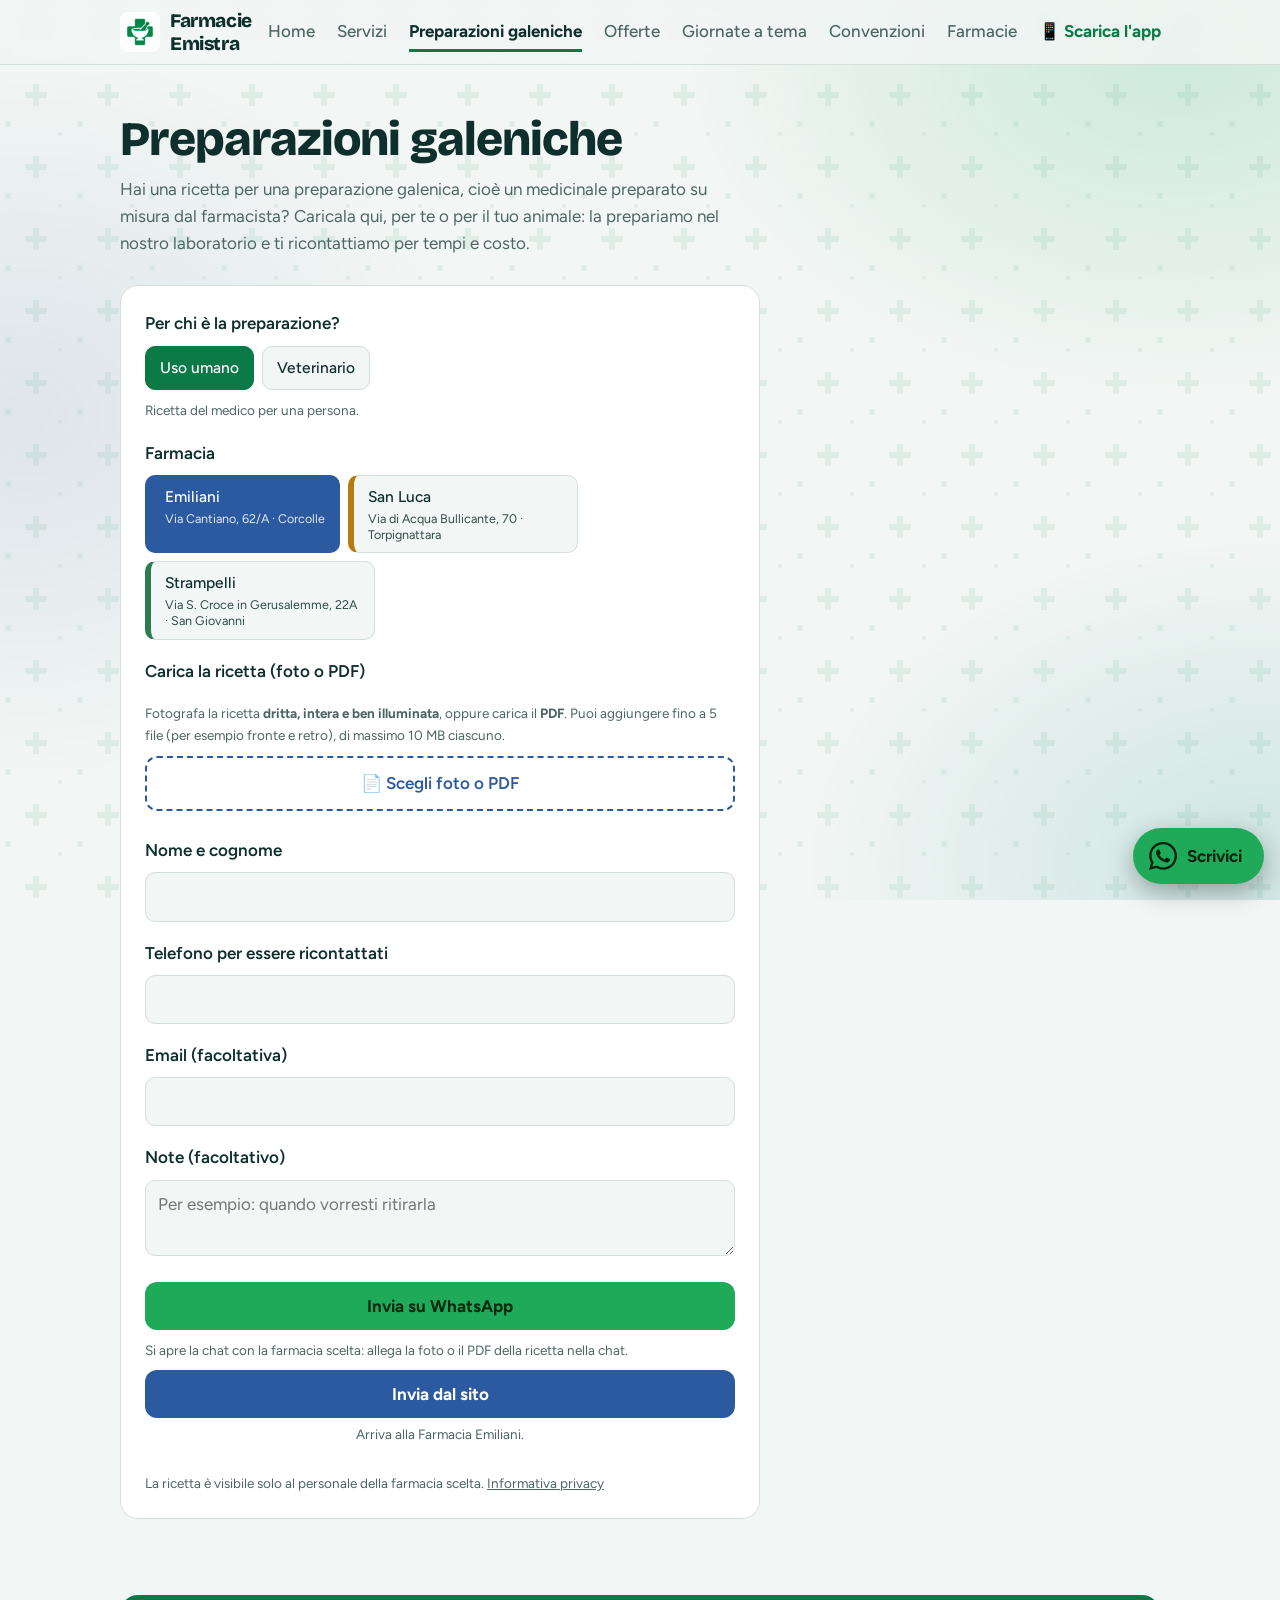
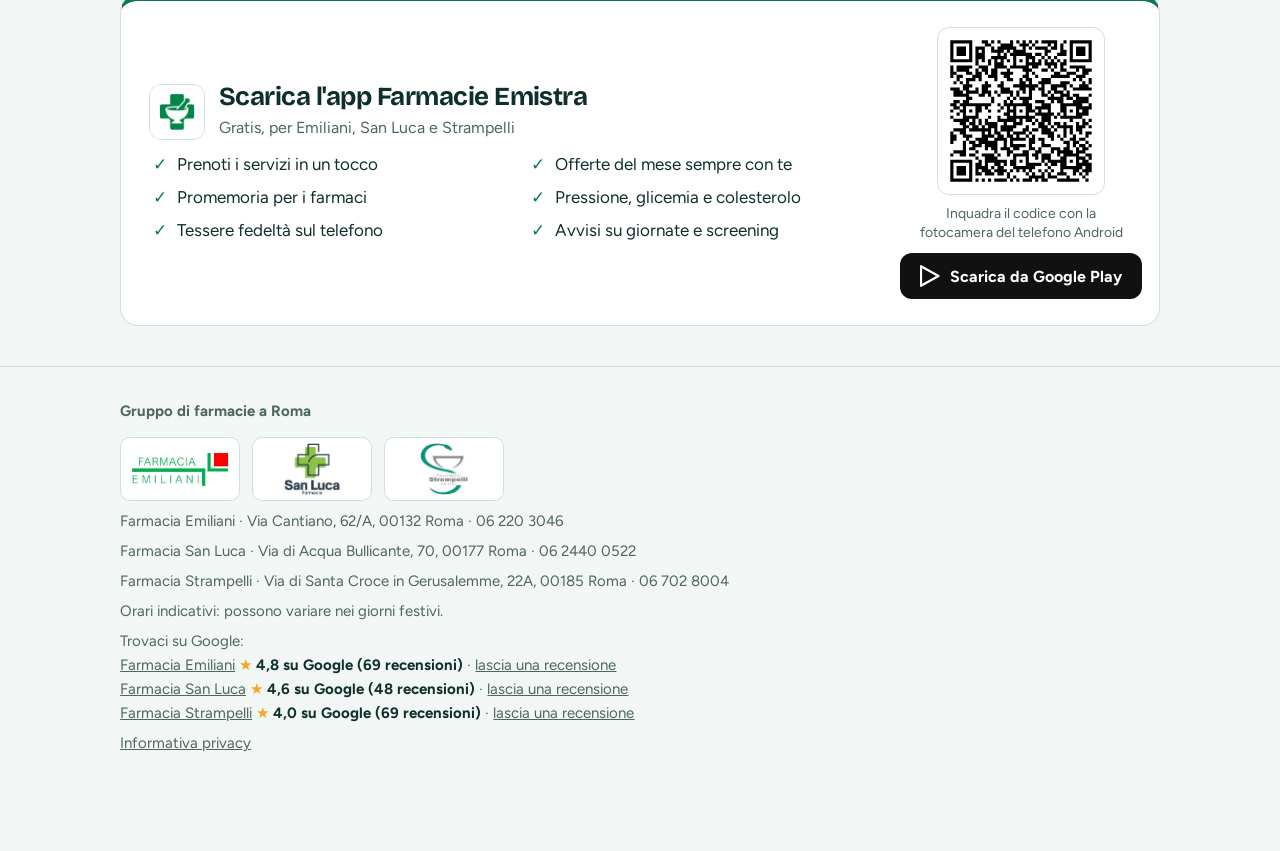
<file: preparazioni-galeniche.html>
<!DOCTYPE html>
<html lang="it">
<head>
<meta charset="utf-8">
<meta name="viewport" content="width=device-width, initial-scale=1, viewport-fit=cover">
<title>Preparazioni galeniche · Farmacie Emistra</title>
<meta name="description" content="Carica la ricetta di una preparazione galenica, per uso umano o veterinario, e scegli la farmacia: Emiliani, San Luca o Strampelli a Roma. Foto o PDF.">
<link rel="icon" type="image/png" href="assets/img/logo-gruppo.png">
<link rel="preconnect" href="https://fonts.googleapis.com">
<link rel="preconnect" href="https://fonts.gstatic.com" crossorigin>
<link href="https://fonts.googleapis.com/css2?family=Bricolage+Grotesque:wght@500;700;800&family=Figtree:wght@400;500;600&display=swap" rel="stylesheet">
<link rel="stylesheet" href="assets/style.css?v=1795613745">

</head>
<body>
<header><div class="wrap">
  <a class="brand" href="index.html"><img src="assets/img/logo-gruppo.png" alt="" width="40" height="40">Farmacie Emistra</a>
  <button type="button" class="navbtn" id="navbtn" aria-expanded="false" aria-controls="nav" aria-label="Menu"><svg width="24" height="24" viewBox="0 0 24 24" fill="none" stroke="currentColor" stroke-width="2.4" stroke-linecap="round" aria-hidden="true"><path d="M4 7h16M4 12h16M4 17h16"/></svg></button>
  <nav id="nav" aria-label="Principale"><a href="index.html">Home</a><a href="servizi.html">Servizi</a><a href="preparazioni-galeniche.html" aria-current="page">Preparazioni galeniche</a><a href="offerte.html">Offerte</a><a href="giornate.html">Giornate a tema</a><a href="convenzioni.html">Convenzioni</a><a href="farmacie.html">Farmacie</a></nav>
</div></header>
<main id="top" tabindex="-1">
<section><div class="wrap">
<h1 class="ph">Preparazioni galeniche</h1>
<p class="intro">Hai una ricetta per una preparazione galenica, cioè un medicinale preparato su misura dal farmacista? Caricala qui, per te o per il tuo animale: la prepariamo nel nostro laboratorio e ti ricontattiamo per tempi e costo.</p>
<form class="ask gal" id="gal" novalidate>
  <fieldset><legend>Per chi è la preparazione?</legend>
    <div class="opts">
      <input type="radio" name="gt" id="gt1" value="Uso umano" checked><label for="gt1">Uso umano</label>
      <input type="radio" name="gt" id="gt2" value="Veterinaria"><label for="gt2">Veterinario</label>
    </div>
    <p class="note" id="gtnote">Ricetta del medico per una persona.</p></fieldset>
  <fieldset><legend>Farmacia</legend>
    <div class="opts sede">
      <input type="radio" name="gf" id="gf1" value="393331804161|Emiliani" checked><label for="gf1" style="--c:var(--emiliani)">Emiliani<span class="ad">Via Cantiano, 62/A · Corcolle</span></label>
      <input type="radio" name="gf" id="gf2" value="393890336019|San Luca"><label for="gf2" style="--c:var(--sanluca)">San Luca<span class="ad">Via di Acqua Bullicante, 70 · Torpignattara</span></label>
      <input type="radio" name="gf" id="gf3" value="393403515536|Strampelli"><label for="gf3" style="--c:var(--strampelli)">Strampelli<span class="ad">Via S. Croce in Gerusalemme, 22A · San Giovanni</span></label>
    </div></fieldset>
  <fieldset class="rxbox"><legend>Carica la ricetta (foto o PDF)</legend>
    <p class="note">Fotografa la ricetta <b>dritta, intera e ben illuminata</b>, oppure carica il <b>PDF</b>. Puoi aggiungere fino a 5 file (per esempio fronte e retro), di massimo 10 MB ciascuno.</p>
    <label class="rxup" for="gfile">📄 Scegli foto o PDF</label>
    <input type="file" id="gfile" accept="image/*,application/pdf" class="rxfile" multiple>
    <ul class="gfiles" id="gfiles" aria-live="polite"></ul></fieldset>
  <fieldset><legend><label for="gn" style="font-weight:600">Nome e cognome</label></legend><input type="text" id="gn" autocomplete="name" maxlength="100"></fieldset>
  <fieldset><legend><label for="gp" style="font-weight:600">Telefono per essere ricontattati</label></legend><input type="tel" id="gp" autocomplete="tel" inputmode="tel" maxlength="30"></fieldset>
  <fieldset><legend><label for="ge" style="font-weight:600">Email (facoltativa)</label></legend><input type="email" id="ge" autocomplete="email" inputmode="email" maxlength="100"></fieldset>
  <fieldset><legend><label for="gm" style="font-weight:600">Note (facoltativo)</label></legend><textarea id="gm" maxlength="400" placeholder="Per esempio: quando vorresti ritirarla"></textarea></fieldset>
  <div class="hp" aria-hidden="true"><label>Sito web <input type="text" id="gweb" tabindex="-1" autocomplete="off"></label></div>
  <a class="btn" id="gwa" href="https://wa.me/393331804161" target="_blank" rel="noopener">Invia su WhatsApp</a>
  <p class="note">Si apre la chat con la farmacia scelta: allega la foto o il PDF della ricetta nella chat.</p>
  <button type="submit" class="btn btn-mail" id="gsend">Invia dal sito</button>
  <p class="note mailto-alt" id="gst" role="status"></p>
  <p class="note">La ricetta è visibile solo al personale della farmacia scelta. <a href="privacy.html">Informativa privacy</a></p>
</form>
</div></section>
</main>
<footer><div class="wrap"><strong>Gruppo di farmacie a Roma</strong><div class="flogos"><img src="assets/img/logo-emiliani.jpg" alt="Logo Farmacia Emiliani"><img src="assets/img/logo-san-luca.jpg" alt="Logo Farmacia San Luca"><img src="assets/img/logo-strampelli.jpg" alt="Logo Farmacia Strampelli"></div><address>Farmacia Emiliani · Via Cantiano, 62/A, 00132 Roma · 06 220 3046</address><address>Farmacia San Luca · Via di Acqua Bullicante, 70, 00177 Roma · 06 2440 0522</address><address>Farmacia Strampelli · Via di Santa Croce in Gerusalemme, 22A, 00185 Roma · 06 702 8004</address><address>Orari indicativi: possono variare nei giorni festivi.</address><address>Trovaci su Google:<br><a href="https://www.google.com/maps/place/?q=place_id:ChIJH382Q7F-LxMRiJyVyYdh7GQ" target="_blank" rel="noopener">Farmacia Emiliani</a> <span data-gr="emiliani" class="gr"></span> · <a href="https://search.google.com/local/writereview?placeid=ChIJH382Q7F-LxMRiJyVyYdh7GQ" target="_blank" rel="noopener">lascia una recensione</a><br><a href="https://www.google.com/maps/place/?q=place_id:ChIJL9sEBT1iLxMRGhrkAy4iJFs" target="_blank" rel="noopener">Farmacia San Luca</a> <span data-gr="sanluca" class="gr"></span> · <a href="https://search.google.com/local/writereview?placeid=ChIJL9sEBT1iLxMRGhrkAy4iJFs" target="_blank" rel="noopener">lascia una recensione</a><br><a href="https://www.google.com/maps/place/?q=place_id:ChIJG0-y5ZNhLxMRQLBoApzZKh0" target="_blank" rel="noopener">Farmacia Strampelli</a> <span data-gr="strampelli" class="gr"></span> · <a href="https://search.google.com/local/writereview?placeid=ChIJG0-y5ZNhLxMRQLBoApzZKh0" target="_blank" rel="noopener">lascia una recensione</a></address><address><a href="privacy.html">Informativa privacy</a></address></div></footer>
<dialog id="dlg" aria-labelledby="dt"><div class="dlg">
  <button type="button" class="x" id="dx" aria-label="Chiudi">&times;</button>
  <h2 id="dt"></h2>
  <p class="ddesc" id="ddesc"></p>
  <fieldset><legend>Farmacia</legend>
    <div class="opts sede">
      <input type="radio" name="df" id="d1" value="393331804161|Emiliani" checked><label for="d1" style="--c:var(--emiliani)">Emiliani<span class="ad">Via Cantiano, 62/A · Corcolle</span></label>
      <input type="radio" name="df" id="d2" value="393890336019|San Luca"><label for="d2" style="--c:var(--sanluca)">San Luca<span class="ad">Via di Acqua Bullicante, 70 · Torpignattara</span></label>
      <input type="radio" name="df" id="d3" value="393403515536|Strampelli"><label for="d3" style="--c:var(--strampelli)">Strampelli<span class="ad">Via S. Croce in Gerusalemme, 22A · San Giovanni</span></label>
    </div>
    <button type="button" class="geob" id="dgeob">Trova la più vicina a me</button><p class="geo" id="dgeo" aria-live="polite"></p></fieldset>
  <fieldset id="rx" class="rxbox" hidden><legend>Carica la ricetta (foto o PDF)</legend>
    <p class="note">Fotografa il promemoria della ricetta <b>dritto, intero e ben illuminato</b>, oppure carica il <b>PDF</b> ricevuto per email. Leggiamo i codici direttamente sul tuo dispositivo: il file non viene inviato, alla farmacia arrivano solo il codice NRE e il codice fiscale.</p>
    <label class="rxup" for="rxfile">📄 Scegli foto o PDF della ricetta</label>
    <input type="file" id="rxfile" accept="image/*,application/pdf" class="rxfile">
    <p class="note rxst" id="rxst" aria-live="polite"></p>
    <label for="rxnre" class="rxl">Codice NRE <span class="note">(15 caratteri, es. 1200A1234567890)</span></label>
    <input type="text" id="rxnre" class="rxin" maxlength="20" autocomplete="off" spellcheck="false">
    <label for="rxcf" class="rxl">Codice fiscale del paziente</label>
    <input type="text" id="rxcf" class="rxin" maxlength="16" autocomplete="off" spellcheck="false">
    <p class="note">Ricetta cartacea senza codice NRE (per esempio una ricetta bianca)? Mandane la foto su WhatsApp o portala in farmacia.</p>
  </fieldset>
  <fieldset id="modes" hidden><legend id="ml"></legend><div class="opts" id="mopts"></div></fieldset>
  <div id="when">
    <fieldset><legend><label for="dd" style="font-weight:600">Giorno preferito</label></legend><input type="date" id="dd"></fieldset>
    <fieldset><legend>Fascia oraria</legend>
      <div class="opts">
        <input type="radio" name="dh" id="h1" value="" checked><label for="h1">Indifferente</label>
        <input type="radio" name="dh" id="h2" value="di mattina"><label for="h2">Mattina</label>
        <input type="radio" name="dh" id="h3" value="di pomeriggio"><label for="h3">Pomeriggio</label>
      </div></fieldset>
  </div>
  <fieldset><legend><label for="dn" style="font-weight:600">Nome e cognome (facoltativo)</label></legend><input type="text" id="dn" autocomplete="name"></fieldset>
  <fieldset><legend><label for="dp" style="font-weight:600">Telefono per essere ricontattati</label></legend><input type="tel" id="dp" autocomplete="tel" inputmode="tel"></fieldset>
  <fieldset><legend><label for="de" style="font-weight:600">Email</label></legend><input type="email" id="de" autocomplete="email" inputmode="email"></fieldset>
  <p class="note">Per l\'invio via email lascia almeno il telefono o l\'email, così la farmacia può risponderti.</p>
  <fieldset><legend><label for="dm" style="font-weight:600">Note (facoltativo)</label></legend><textarea id="dm"></textarea></fieldset>
  <p class="note" id="dhint"></p>
  <div class="hp" aria-hidden="true"><label>Sito web <input type="text" id="website" tabindex="-1" autocomplete="off"></label></div>
  <a class="btn" id="dgo" href="#" target="_blank" rel="noopener" style="margin-top:14px">Scrivi su WhatsApp</a>
  <button type="button" class="btn btn-mail" id="dmail">Invia via Email</button>
  <p class="note mailto-alt" id="dmailalt"></p>
  <p class="note" id="dpriv" hidden>La richiesta viene registrata dalla farmacia scelta per gestirla. <a href="privacy.html">Informativa privacy</a></p>
</div></dialog>
<div class="fab">
  <div class="menu" id="menu" role="dialog" aria-label="Scrivici su WhatsApp"><p class="mh">Con quale farmacia vuoi parlare?</p><div class="mrow" style="--c:var(--emiliani)"><a class="mwa" target="_blank" rel="noopener" href="https://wa.me/393331804161"><b>Emiliani</b><span>333 180 4161</span></a><a class="mcall" href="tel:+39062203046" aria-label="Chiama Emiliani"><svg width="22" height="22" viewBox="0 0 24 24" fill="none" stroke="currentColor" stroke-width="2" stroke-linecap="round" stroke-linejoin="round" aria-hidden="true"><path d="M22 16.9v3a2 2 0 0 1-2.2 2 19.8 19.8 0 0 1-8.6-3.1 19.5 19.5 0 0 1-6-6A19.8 19.8 0 0 1 2.1 4.2 2 2 0 0 1 4.1 2h3a2 2 0 0 1 2 1.7c.1 1 .4 1.9.7 2.8a2 2 0 0 1-.5 2.1L8.1 9.9a16 16 0 0 0 6 6l1.3-1.3a2 2 0 0 1 2.1-.4c.9.3 1.8.6 2.8.7a2 2 0 0 1 1.7 2z"/></svg></a></div><div class="mrow" style="--c:var(--sanluca)"><a class="mwa" target="_blank" rel="noopener" href="https://wa.me/393890336019"><b>San Luca</b><span>389 033 6019</span></a><a class="mcall" href="tel:+390624400522" aria-label="Chiama San Luca"><svg width="22" height="22" viewBox="0 0 24 24" fill="none" stroke="currentColor" stroke-width="2" stroke-linecap="round" stroke-linejoin="round" aria-hidden="true"><path d="M22 16.9v3a2 2 0 0 1-2.2 2 19.8 19.8 0 0 1-8.6-3.1 19.5 19.5 0 0 1-6-6A19.8 19.8 0 0 1 2.1 4.2 2 2 0 0 1 4.1 2h3a2 2 0 0 1 2 1.7c.1 1 .4 1.9.7 2.8a2 2 0 0 1-.5 2.1L8.1 9.9a16 16 0 0 0 6 6l1.3-1.3a2 2 0 0 1 2.1-.4c.9.3 1.8.6 2.8.7a2 2 0 0 1 1.7 2z"/></svg></a></div><div class="mrow" style="--c:var(--strampelli)"><a class="mwa" target="_blank" rel="noopener" href="https://wa.me/393403515536"><b>Strampelli</b><span>340 351 5536</span></a><a class="mcall" href="tel:+39067028004" aria-label="Chiama Strampelli"><svg width="22" height="22" viewBox="0 0 24 24" fill="none" stroke="currentColor" stroke-width="2" stroke-linecap="round" stroke-linejoin="round" aria-hidden="true"><path d="M22 16.9v3a2 2 0 0 1-2.2 2 19.8 19.8 0 0 1-8.6-3.1 19.5 19.5 0 0 1-6-6A19.8 19.8 0 0 1 2.1 4.2 2 2 0 0 1 4.1 2h3a2 2 0 0 1 2 1.7c.1 1 .4 1.9.7 2.8a2 2 0 0 1-.5 2.1L8.1 9.9a16 16 0 0 0 6 6l1.3-1.3a2 2 0 0 1 2.1-.4c.9.3 1.8.6 2.8.7a2 2 0 0 1 1.7 2z"/></svg></a></div></div>
  <button id="fab" aria-expanded="false" aria-controls="menu"><svg width="28" height="28" viewBox="0 0 24 24" fill="currentColor" aria-hidden="true"><path d="M17.472 14.382c-.297-.149-1.758-.867-2.03-.967-.273-.099-.471-.148-.67.15-.197.297-.767.966-.94 1.164-.173.199-.347.223-.644.075-.297-.15-1.255-.463-2.39-1.475-.883-.788-1.48-1.761-1.653-2.059-.173-.297-.018-.458.13-.606.134-.133.298-.347.446-.52.149-.174.198-.298.298-.497.099-.198.05-.371-.025-.52-.075-.149-.669-1.612-.916-2.207-.242-.579-.487-.5-.669-.51-.173-.008-.371-.01-.57-.01-.198 0-.52.074-.792.372-.272.297-1.04 1.016-1.04 2.479 0 1.462 1.065 2.875 1.213 3.074.149.198 2.096 3.2 5.077 4.487.709.306 1.262.489 1.694.625.712.227 1.36.195 1.871.118.571-.085 1.758-.719 2.006-1.413.248-.694.248-1.289.173-1.413-.074-.124-.272-.198-.57-.347m-5.421 7.403h-.004a9.87 9.87 0 01-5.031-1.378l-.361-.214-3.741.982.998-3.648-.235-.374a9.86 9.86 0 01-1.51-5.26c.001-5.45 4.436-9.884 9.888-9.884 2.64 0 5.122 1.03 6.988 2.898a9.825 9.825 0 012.893 6.994c-.003 5.45-4.437 9.884-9.885 9.884m8.413-18.297A11.815 11.815 0 0012.05 0C5.495 0 .16 5.335.157 11.892c0 2.096.547 4.142 1.588 5.945L.057 24l6.305-1.654a11.882 11.882 0 005.683 1.448h.005c6.554 0 11.89-5.335 11.893-11.893a11.821 11.821 0 00-3.48-8.413Z"/></svg><span>Scrivici</span></button>
</div>
<script src="assets/config.js?v=1795613745"></script>
<script src="assets/ricetta.js?v=1795613745"></script>
<script src="assets/app.js?v=1795613745"></script>
<script src="assets/galeniche.js?v=1795613745"></script>
</body>
</html>
</file>
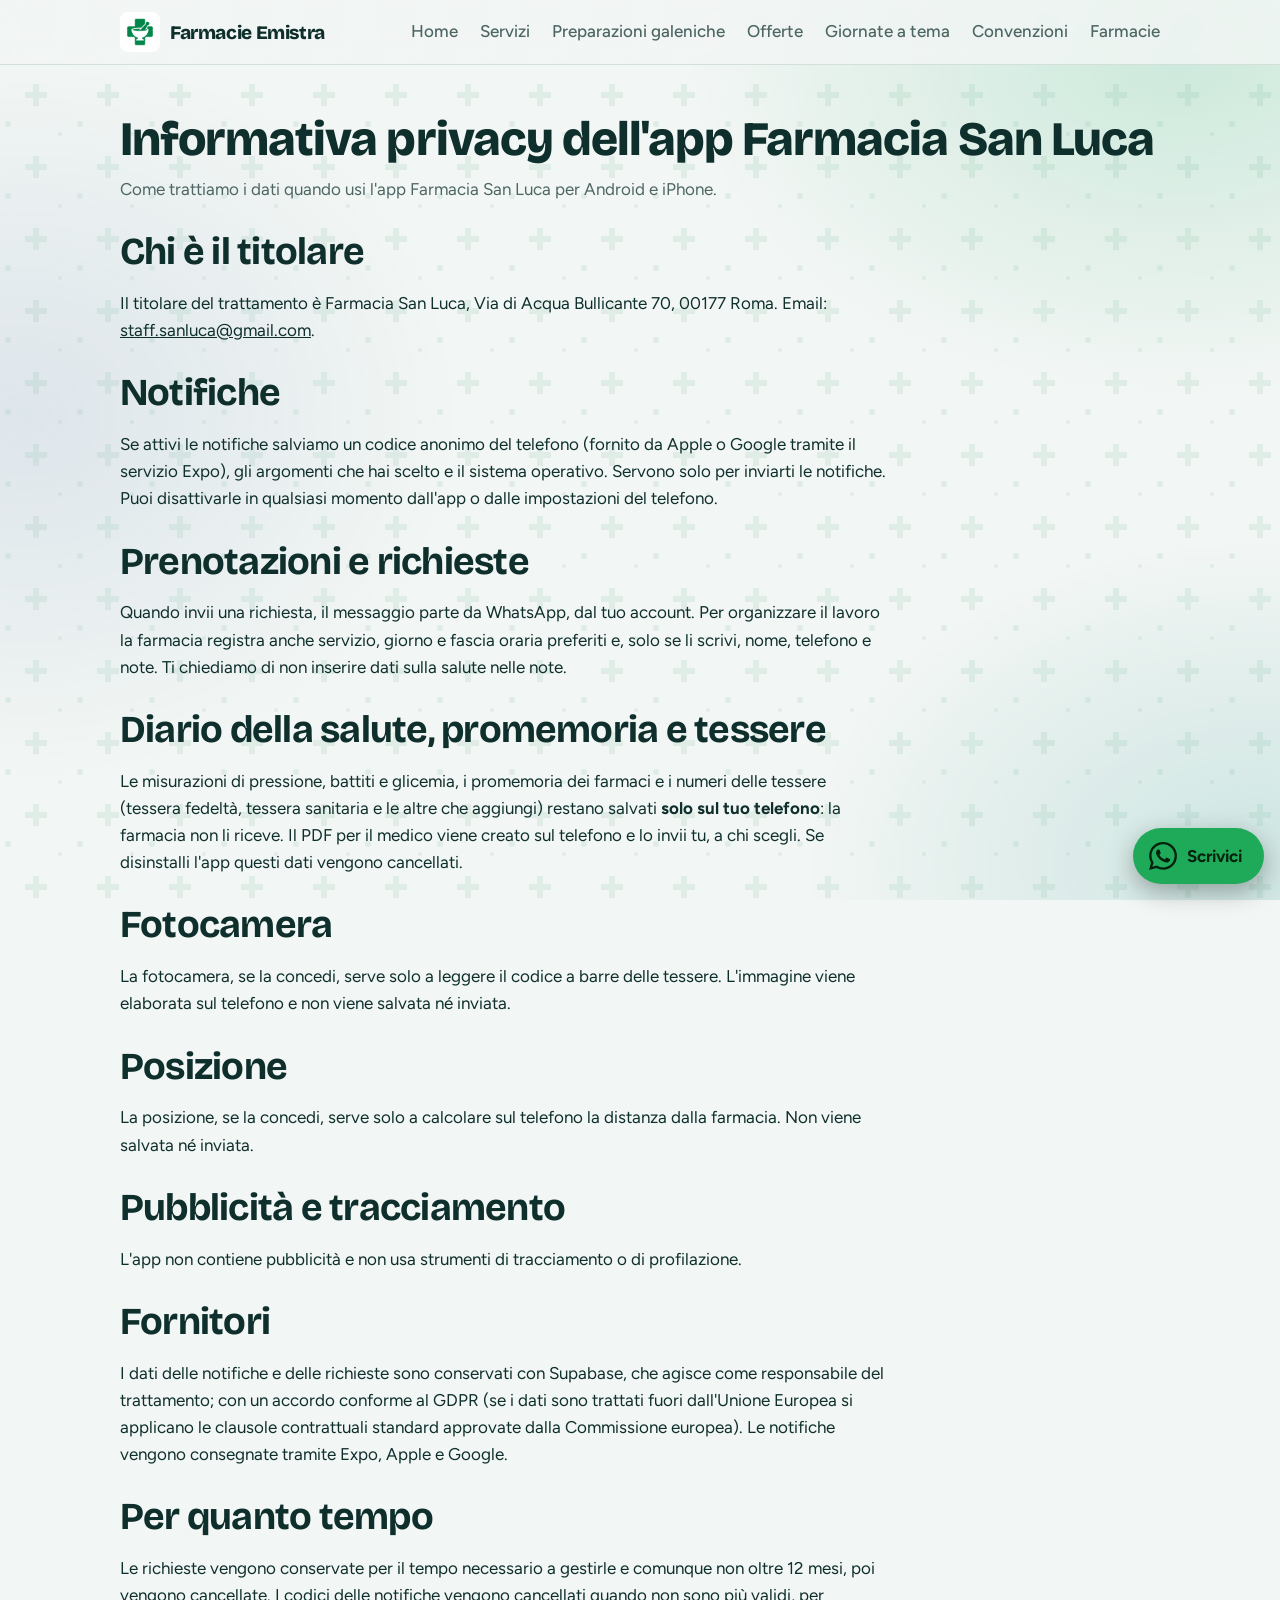
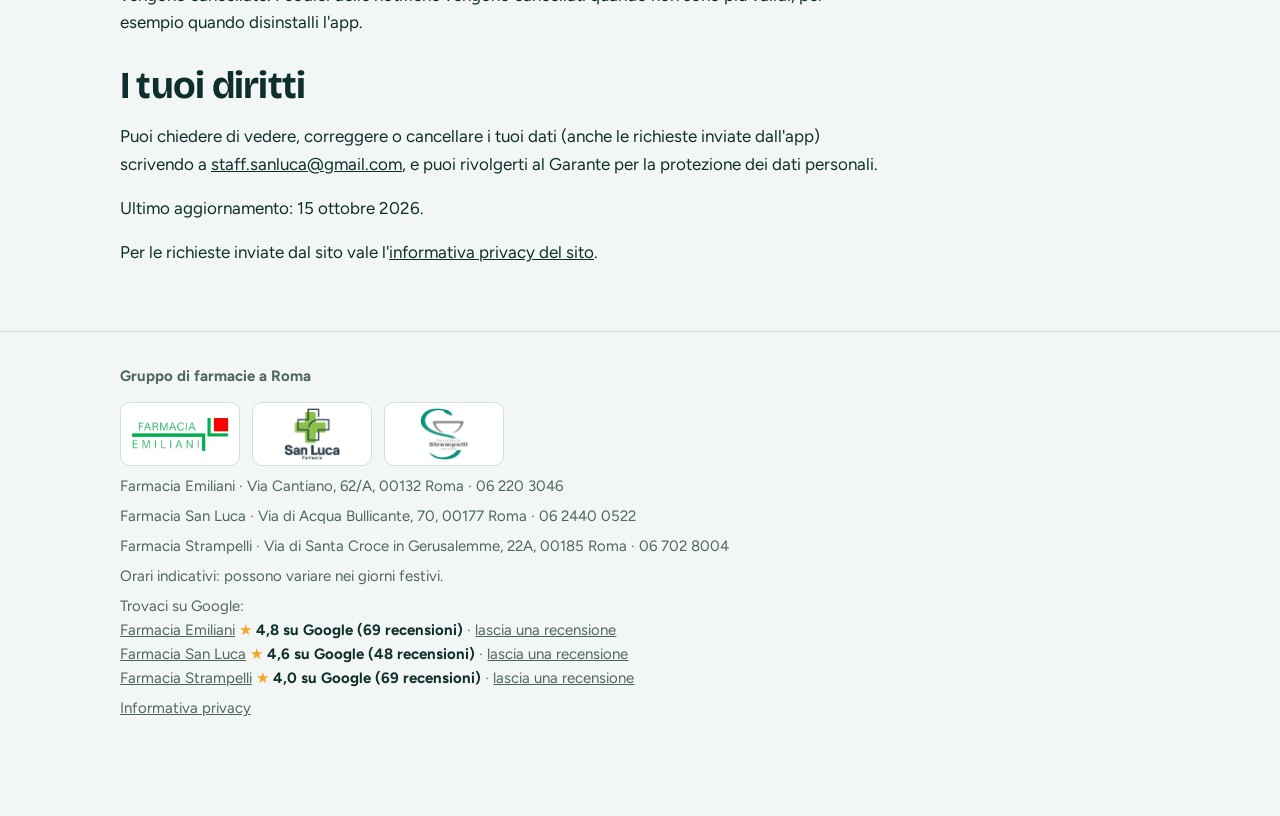
<file: privacy-app-san-luca.html>
<!DOCTYPE html>
<html lang="it">
<head>
<meta charset="utf-8">
<meta name="viewport" content="width=device-width, initial-scale=1, viewport-fit=cover">
<title>Privacy app Farmacia San Luca · Farmacie Emistra</title>
<meta name="description" content="Informativa sul trattamento dei dati dell'app Farmacia San Luca per Android e iPhone.">
<link rel="icon" type="image/png" href="assets/img/logo-gruppo.png">
<link rel="preconnect" href="https://fonts.googleapis.com">
<link rel="preconnect" href="https://fonts.gstatic.com" crossorigin>
<link href="https://fonts.googleapis.com/css2?family=Bricolage+Grotesque:wght@500;700;800&family=Figtree:wght@400;500;600&display=swap" rel="stylesheet">
<link rel="stylesheet" href="assets/style.css?v=1795613745">

</head>
<body>
<header><div class="wrap">
  <a class="brand" href="index.html"><img src="assets/img/logo-gruppo.png" alt="" width="40" height="40">Farmacie Emistra</a>
  <button type="button" class="navbtn" id="navbtn" aria-expanded="false" aria-controls="nav" aria-label="Menu"><svg width="24" height="24" viewBox="0 0 24 24" fill="none" stroke="currentColor" stroke-width="2.4" stroke-linecap="round" aria-hidden="true"><path d="M4 7h16M4 12h16M4 17h16"/></svg></button>
  <nav id="nav" aria-label="Principale"><a href="index.html">Home</a><a href="servizi.html">Servizi</a><a href="preparazioni-galeniche.html">Preparazioni galeniche</a><a href="offerte.html">Offerte</a><a href="giornate.html">Giornate a tema</a><a href="convenzioni.html">Convenzioni</a><a href="farmacie.html">Farmacie</a></nav>
</div></header>
<main id="top" tabindex="-1">
<section class="legal"><div class="wrap">
<h1 class="ph">Informativa privacy dell'app Farmacia San Luca</h1>
<p class="intro">Come trattiamo i dati quando usi l'app Farmacia San Luca per Android e iPhone.</p>
<h2>Chi è il titolare</h2>
<p>Il titolare del trattamento è Farmacia San Luca, Via di Acqua Bullicante 70, 00177 Roma. Email: <a href="mailto:staff.sanluca@gmail.com">staff.sanluca@gmail.com</a>.</p>
<h2>Notifiche</h2>
<p>Se attivi le notifiche salviamo un codice anonimo del telefono (fornito da Apple o Google tramite il servizio Expo), gli argomenti che hai scelto e il sistema operativo. Servono solo per inviarti le notifiche. Puoi disattivarle in qualsiasi momento dall'app o dalle impostazioni del telefono.</p>
<h2>Prenotazioni e richieste</h2>
<p>Quando invii una richiesta, il messaggio parte da WhatsApp, dal tuo account. Per organizzare il lavoro la farmacia registra anche servizio, giorno e fascia oraria preferiti e, solo se li scrivi, nome, telefono e note. Ti chiediamo di non inserire dati sulla salute nelle note.</p>
<h2>Diario della salute, promemoria e tessere</h2>
<p>Le misurazioni di pressione, battiti e glicemia, i promemoria dei farmaci e i numeri delle tessere (tessera fedeltà, tessera sanitaria e le altre che aggiungi) restano salvati <strong>solo sul tuo telefono</strong>: la farmacia non li riceve. Il PDF per il medico viene creato sul telefono e lo invii tu, a chi scegli. Se disinstalli l'app questi dati vengono cancellati.</p>
<h2>Fotocamera</h2>
<p>La fotocamera, se la concedi, serve solo a leggere il codice a barre delle tessere. L'immagine viene elaborata sul telefono e non viene salvata né inviata.</p>
<h2>Posizione</h2>
<p>La posizione, se la concedi, serve solo a calcolare sul telefono la distanza dalla farmacia. Non viene salvata né inviata.</p>
<h2>Pubblicità e tracciamento</h2>
<p>L'app non contiene pubblicità e non usa strumenti di tracciamento o di profilazione.</p>
<h2>Fornitori</h2>
<p>I dati delle notifiche e delle richieste sono conservati con Supabase, che agisce come responsabile del trattamento; con un accordo conforme al GDPR (se i dati sono trattati fuori dall'Unione Europea si applicano le clausole contrattuali standard approvate dalla Commissione europea). Le notifiche vengono consegnate tramite Expo, Apple e Google.</p>
<h2>Per quanto tempo</h2>
<p>Le richieste vengono conservate per il tempo necessario a gestirle e comunque non oltre 12 mesi, poi vengono cancellate. I codici delle notifiche vengono cancellati quando non sono più validi, per esempio quando disinstalli l'app.</p>
<h2>I tuoi diritti</h2>
<p>Puoi chiedere di vedere, correggere o cancellare i tuoi dati (anche le richieste inviate dall'app) scrivendo a <a href="mailto:staff.sanluca@gmail.com">staff.sanluca@gmail.com</a>, e puoi rivolgerti al Garante per la protezione dei dati personali.</p>
<p>Ultimo aggiornamento: 15 ottobre 2026.</p>
<p>Per le richieste inviate dal sito vale l'<a href="privacy.html">informativa privacy del sito</a>.</p>
</div></section>
</main>
<footer><div class="wrap"><strong>Gruppo di farmacie a Roma</strong><div class="flogos"><img src="assets/img/logo-emiliani.jpg" alt="Logo Farmacia Emiliani"><img src="assets/img/logo-san-luca.jpg" alt="Logo Farmacia San Luca"><img src="assets/img/logo-strampelli.jpg" alt="Logo Farmacia Strampelli"></div><address>Farmacia Emiliani · Via Cantiano, 62/A, 00132 Roma · 06 220 3046</address><address>Farmacia San Luca · Via di Acqua Bullicante, 70, 00177 Roma · 06 2440 0522</address><address>Farmacia Strampelli · Via di Santa Croce in Gerusalemme, 22A, 00185 Roma · 06 702 8004</address><address>Orari indicativi: possono variare nei giorni festivi.</address><address>Trovaci su Google:<br><a href="https://www.google.com/maps/place/?q=place_id:ChIJH382Q7F-LxMRiJyVyYdh7GQ" target="_blank" rel="noopener">Farmacia Emiliani</a> <span data-gr="emiliani" class="gr"></span> · <a href="https://search.google.com/local/writereview?placeid=ChIJH382Q7F-LxMRiJyVyYdh7GQ" target="_blank" rel="noopener">lascia una recensione</a><br><a href="https://www.google.com/maps/place/?q=place_id:ChIJL9sEBT1iLxMRGhrkAy4iJFs" target="_blank" rel="noopener">Farmacia San Luca</a> <span data-gr="sanluca" class="gr"></span> · <a href="https://search.google.com/local/writereview?placeid=ChIJL9sEBT1iLxMRGhrkAy4iJFs" target="_blank" rel="noopener">lascia una recensione</a><br><a href="https://www.google.com/maps/place/?q=place_id:ChIJG0-y5ZNhLxMRQLBoApzZKh0" target="_blank" rel="noopener">Farmacia Strampelli</a> <span data-gr="strampelli" class="gr"></span> · <a href="https://search.google.com/local/writereview?placeid=ChIJG0-y5ZNhLxMRQLBoApzZKh0" target="_blank" rel="noopener">lascia una recensione</a></address><address><a href="privacy.html">Informativa privacy</a></address></div></footer>
<dialog id="dlg" aria-labelledby="dt"><div class="dlg">
  <button type="button" class="x" id="dx" aria-label="Chiudi">&times;</button>
  <h2 id="dt"></h2>
  <p class="ddesc" id="ddesc"></p>
  <fieldset><legend>Farmacia</legend>
    <div class="opts sede">
      <input type="radio" name="df" id="d1" value="393331804161|Emiliani" checked><label for="d1" style="--c:var(--emiliani)">Emiliani<span class="ad">Via Cantiano, 62/A · Corcolle</span></label>
      <input type="radio" name="df" id="d2" value="393890336019|San Luca"><label for="d2" style="--c:var(--sanluca)">San Luca<span class="ad">Via di Acqua Bullicante, 70 · Torpignattara</span></label>
      <input type="radio" name="df" id="d3" value="393403515536|Strampelli"><label for="d3" style="--c:var(--strampelli)">Strampelli<span class="ad">Via S. Croce in Gerusalemme, 22A · San Giovanni</span></label>
    </div>
    <button type="button" class="geob" id="dgeob">Trova la più vicina a me</button><p class="geo" id="dgeo" aria-live="polite"></p></fieldset>
  <fieldset id="rx" class="rxbox" hidden><legend>Carica la ricetta (foto o PDF)</legend>
    <p class="note">Fotografa il promemoria della ricetta <b>dritto, intero e ben illuminato</b>, oppure carica il <b>PDF</b> ricevuto per email. Leggiamo i codici direttamente sul tuo dispositivo: il file non viene inviato, alla farmacia arrivano solo il codice NRE e il codice fiscale.</p>
    <label class="rxup" for="rxfile">📄 Scegli foto o PDF della ricetta</label>
    <input type="file" id="rxfile" accept="image/*,application/pdf" class="rxfile">
    <p class="note rxst" id="rxst" aria-live="polite"></p>
    <label for="rxnre" class="rxl">Codice NRE <span class="note">(15 caratteri, es. 1200A1234567890)</span></label>
    <input type="text" id="rxnre" class="rxin" maxlength="20" autocomplete="off" spellcheck="false">
    <label for="rxcf" class="rxl">Codice fiscale del paziente</label>
    <input type="text" id="rxcf" class="rxin" maxlength="16" autocomplete="off" spellcheck="false">
    <p class="note">Ricetta cartacea senza codice NRE (per esempio una ricetta bianca)? Mandane la foto su WhatsApp o portala in farmacia.</p>
  </fieldset>
  <fieldset id="modes" hidden><legend id="ml"></legend><div class="opts" id="mopts"></div></fieldset>
  <div id="when">
    <fieldset><legend><label for="dd" style="font-weight:600">Giorno preferito</label></legend><input type="date" id="dd"></fieldset>
    <fieldset><legend>Fascia oraria</legend>
      <div class="opts">
        <input type="radio" name="dh" id="h1" value="" checked><label for="h1">Indifferente</label>
        <input type="radio" name="dh" id="h2" value="di mattina"><label for="h2">Mattina</label>
        <input type="radio" name="dh" id="h3" value="di pomeriggio"><label for="h3">Pomeriggio</label>
      </div></fieldset>
  </div>
  <fieldset><legend><label for="dn" style="font-weight:600">Nome e cognome (facoltativo)</label></legend><input type="text" id="dn" autocomplete="name"></fieldset>
  <fieldset><legend><label for="dp" style="font-weight:600">Telefono per essere ricontattati</label></legend><input type="tel" id="dp" autocomplete="tel" inputmode="tel"></fieldset>
  <fieldset><legend><label for="de" style="font-weight:600">Email</label></legend><input type="email" id="de" autocomplete="email" inputmode="email"></fieldset>
  <p class="note">Per l\'invio via email lascia almeno il telefono o l\'email, così la farmacia può risponderti.</p>
  <fieldset><legend><label for="dm" style="font-weight:600">Note (facoltativo)</label></legend><textarea id="dm"></textarea></fieldset>
  <p class="note" id="dhint"></p>
  <div class="hp" aria-hidden="true"><label>Sito web <input type="text" id="website" tabindex="-1" autocomplete="off"></label></div>
  <a class="btn" id="dgo" href="#" target="_blank" rel="noopener" style="margin-top:14px">Scrivi su WhatsApp</a>
  <button type="button" class="btn btn-mail" id="dmail">Invia via Email</button>
  <p class="note mailto-alt" id="dmailalt"></p>
  <p class="note" id="dpriv" hidden>La richiesta viene registrata dalla farmacia scelta per gestirla. <a href="privacy.html">Informativa privacy</a></p>
</div></dialog>
<div class="fab">
  <div class="menu" id="menu" role="dialog" aria-label="Scrivici su WhatsApp"><p class="mh">Con quale farmacia vuoi parlare?</p><div class="mrow" style="--c:var(--emiliani)"><a class="mwa" target="_blank" rel="noopener" href="https://wa.me/393331804161"><b>Emiliani</b><span>333 180 4161</span></a><a class="mcall" href="tel:+39062203046" aria-label="Chiama Emiliani"><svg width="22" height="22" viewBox="0 0 24 24" fill="none" stroke="currentColor" stroke-width="2" stroke-linecap="round" stroke-linejoin="round" aria-hidden="true"><path d="M22 16.9v3a2 2 0 0 1-2.2 2 19.8 19.8 0 0 1-8.6-3.1 19.5 19.5 0 0 1-6-6A19.8 19.8 0 0 1 2.1 4.2 2 2 0 0 1 4.1 2h3a2 2 0 0 1 2 1.7c.1 1 .4 1.9.7 2.8a2 2 0 0 1-.5 2.1L8.1 9.9a16 16 0 0 0 6 6l1.3-1.3a2 2 0 0 1 2.1-.4c.9.3 1.8.6 2.8.7a2 2 0 0 1 1.7 2z"/></svg></a></div><div class="mrow" style="--c:var(--sanluca)"><a class="mwa" target="_blank" rel="noopener" href="https://wa.me/393890336019"><b>San Luca</b><span>389 033 6019</span></a><a class="mcall" href="tel:+390624400522" aria-label="Chiama San Luca"><svg width="22" height="22" viewBox="0 0 24 24" fill="none" stroke="currentColor" stroke-width="2" stroke-linecap="round" stroke-linejoin="round" aria-hidden="true"><path d="M22 16.9v3a2 2 0 0 1-2.2 2 19.8 19.8 0 0 1-8.6-3.1 19.5 19.5 0 0 1-6-6A19.8 19.8 0 0 1 2.1 4.2 2 2 0 0 1 4.1 2h3a2 2 0 0 1 2 1.7c.1 1 .4 1.9.7 2.8a2 2 0 0 1-.5 2.1L8.1 9.9a16 16 0 0 0 6 6l1.3-1.3a2 2 0 0 1 2.1-.4c.9.3 1.8.6 2.8.7a2 2 0 0 1 1.7 2z"/></svg></a></div><div class="mrow" style="--c:var(--strampelli)"><a class="mwa" target="_blank" rel="noopener" href="https://wa.me/393403515536"><b>Strampelli</b><span>340 351 5536</span></a><a class="mcall" href="tel:+39067028004" aria-label="Chiama Strampelli"><svg width="22" height="22" viewBox="0 0 24 24" fill="none" stroke="currentColor" stroke-width="2" stroke-linecap="round" stroke-linejoin="round" aria-hidden="true"><path d="M22 16.9v3a2 2 0 0 1-2.2 2 19.8 19.8 0 0 1-8.6-3.1 19.5 19.5 0 0 1-6-6A19.8 19.8 0 0 1 2.1 4.2 2 2 0 0 1 4.1 2h3a2 2 0 0 1 2 1.7c.1 1 .4 1.9.7 2.8a2 2 0 0 1-.5 2.1L8.1 9.9a16 16 0 0 0 6 6l1.3-1.3a2 2 0 0 1 2.1-.4c.9.3 1.8.6 2.8.7a2 2 0 0 1 1.7 2z"/></svg></a></div></div>
  <button id="fab" aria-expanded="false" aria-controls="menu"><svg width="28" height="28" viewBox="0 0 24 24" fill="currentColor" aria-hidden="true"><path d="M17.472 14.382c-.297-.149-1.758-.867-2.03-.967-.273-.099-.471-.148-.67.15-.197.297-.767.966-.94 1.164-.173.199-.347.223-.644.075-.297-.15-1.255-.463-2.39-1.475-.883-.788-1.48-1.761-1.653-2.059-.173-.297-.018-.458.13-.606.134-.133.298-.347.446-.52.149-.174.198-.298.298-.497.099-.198.05-.371-.025-.52-.075-.149-.669-1.612-.916-2.207-.242-.579-.487-.5-.669-.51-.173-.008-.371-.01-.57-.01-.198 0-.52.074-.792.372-.272.297-1.04 1.016-1.04 2.479 0 1.462 1.065 2.875 1.213 3.074.149.198 2.096 3.2 5.077 4.487.709.306 1.262.489 1.694.625.712.227 1.36.195 1.871.118.571-.085 1.758-.719 2.006-1.413.248-.694.248-1.289.173-1.413-.074-.124-.272-.198-.57-.347m-5.421 7.403h-.004a9.87 9.87 0 01-5.031-1.378l-.361-.214-3.741.982.998-3.648-.235-.374a9.86 9.86 0 01-1.51-5.26c.001-5.45 4.436-9.884 9.888-9.884 2.64 0 5.122 1.03 6.988 2.898a9.825 9.825 0 012.893 6.994c-.003 5.45-4.437 9.884-9.885 9.884m8.413-18.297A11.815 11.815 0 0012.05 0C5.495 0 .16 5.335.157 11.892c0 2.096.547 4.142 1.588 5.945L.057 24l6.305-1.654a11.882 11.882 0 005.683 1.448h.005c6.554 0 11.89-5.335 11.893-11.893a11.821 11.821 0 00-3.48-8.413Z"/></svg><span>Scrivici</span></button>
</div>
<script src="assets/config.js?v=1795613745"></script>
<script src="assets/ricetta.js?v=1795613745"></script>
<script src="assets/app.js?v=1795613745"></script>
</body>
</html>
</file>
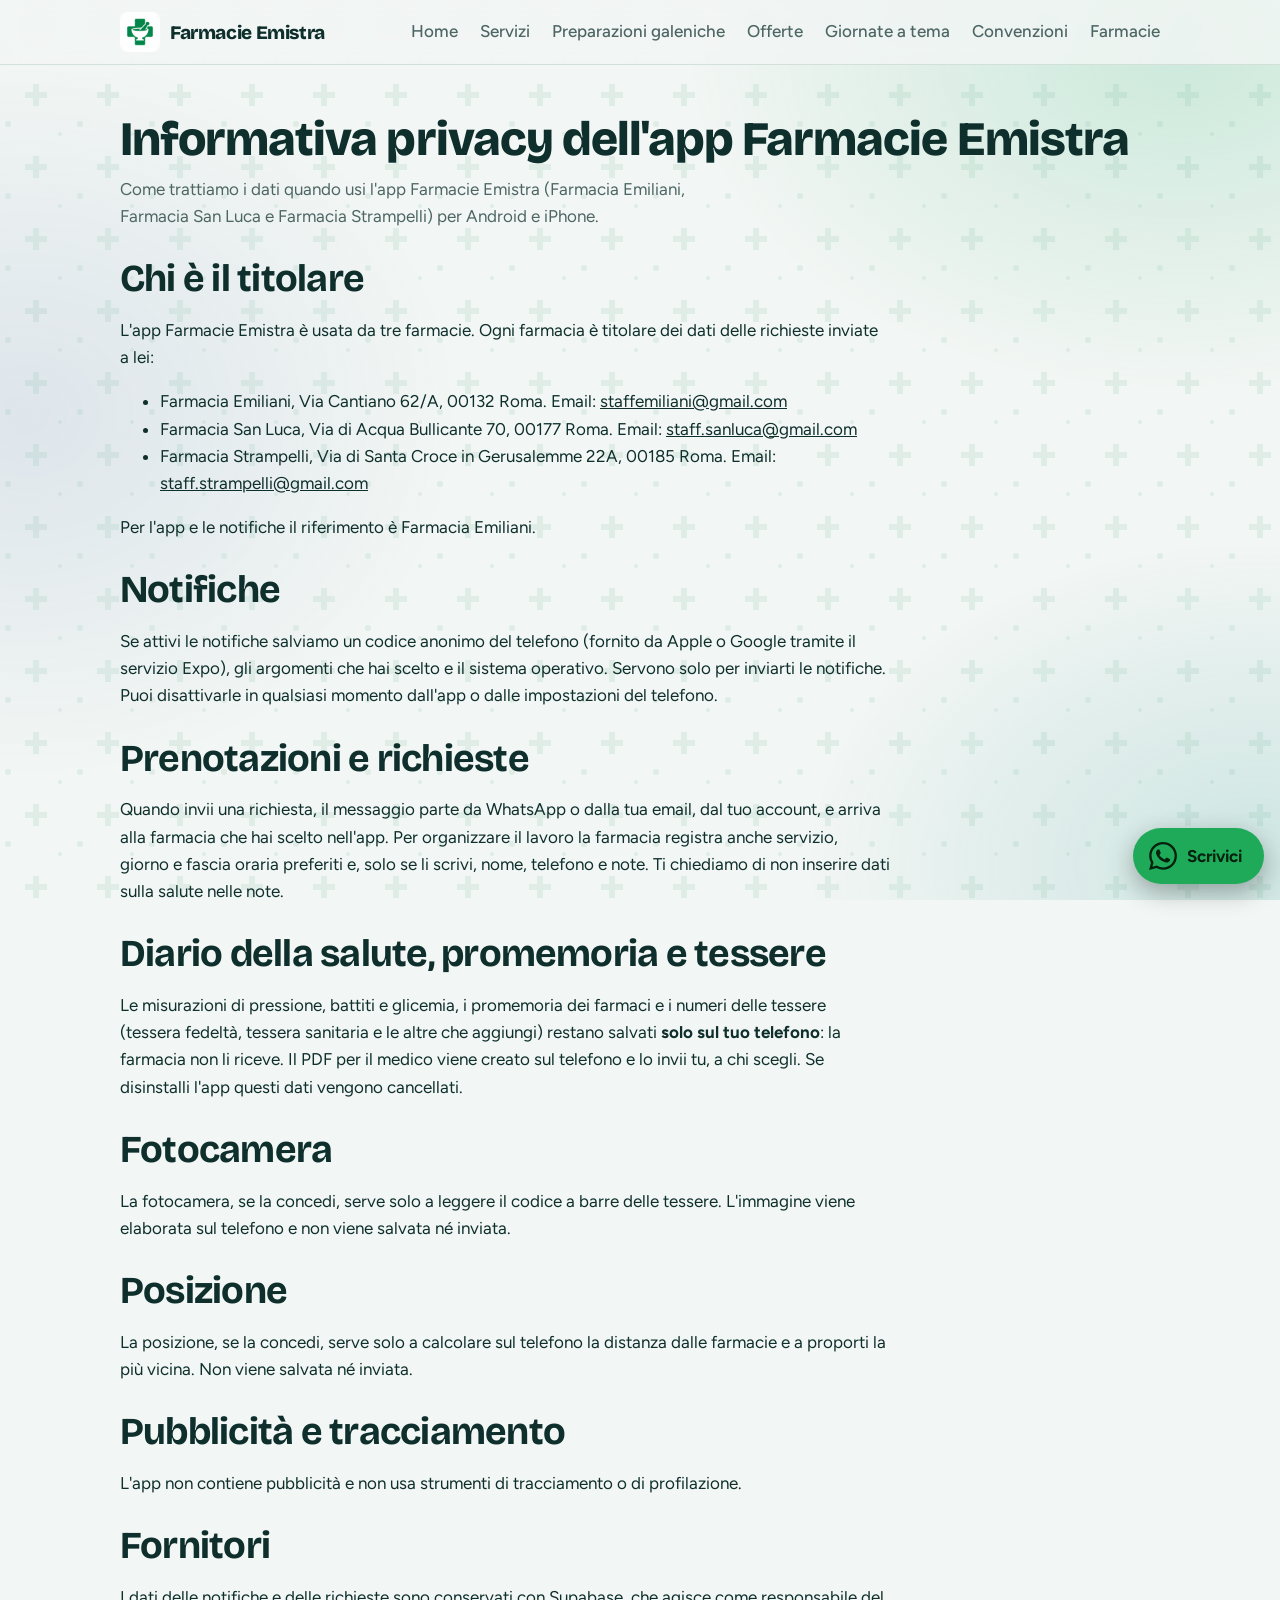
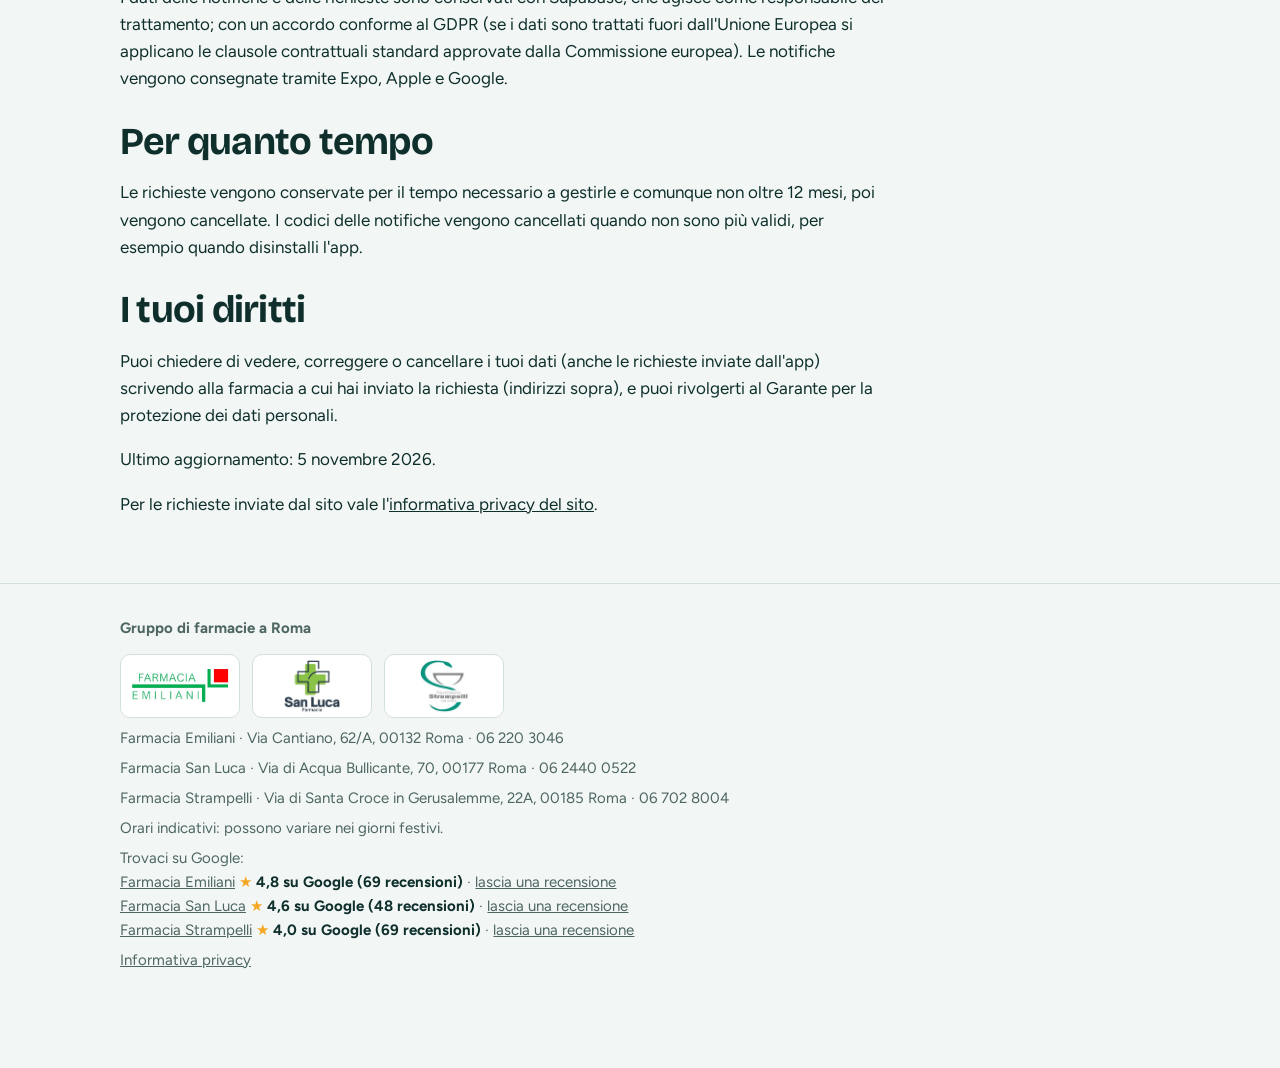
<file: privacy-app.html>
<!DOCTYPE html>
<html lang="it">
<head>
<meta charset="utf-8">
<meta name="viewport" content="width=device-width, initial-scale=1, viewport-fit=cover">
<title>Privacy app · Farmacie Emistra</title>
<meta name="description" content="Informativa sul trattamento dei dati dell'app Farmacie Emistra per Android e iPhone.">
<link rel="icon" type="image/png" href="assets/img/logo-gruppo.png">
<link rel="preconnect" href="https://fonts.googleapis.com">
<link rel="preconnect" href="https://fonts.gstatic.com" crossorigin>
<link href="https://fonts.googleapis.com/css2?family=Bricolage+Grotesque:wght@500;700;800&family=Figtree:wght@400;500;600&display=swap" rel="stylesheet">
<link rel="stylesheet" href="assets/style.css?v=1795613745">

</head>
<body>
<header><div class="wrap">
  <a class="brand" href="index.html"><img src="assets/img/logo-gruppo.png" alt="" width="40" height="40">Farmacie Emistra</a>
  <button type="button" class="navbtn" id="navbtn" aria-expanded="false" aria-controls="nav" aria-label="Menu"><svg width="24" height="24" viewBox="0 0 24 24" fill="none" stroke="currentColor" stroke-width="2.4" stroke-linecap="round" aria-hidden="true"><path d="M4 7h16M4 12h16M4 17h16"/></svg></button>
  <nav id="nav" aria-label="Principale"><a href="index.html">Home</a><a href="servizi.html">Servizi</a><a href="preparazioni-galeniche.html">Preparazioni galeniche</a><a href="offerte.html">Offerte</a><a href="giornate.html">Giornate a tema</a><a href="convenzioni.html">Convenzioni</a><a href="farmacie.html">Farmacie</a></nav>
</div></header>
<main id="top" tabindex="-1">
<section class="legal"><div class="wrap">
<h1 class="ph">Informativa privacy dell'app Farmacie Emistra</h1>
<p class="intro">Come trattiamo i dati quando usi l'app Farmacie Emistra (Farmacia Emiliani, Farmacia San Luca e Farmacia Strampelli) per Android e iPhone.</p>
<h2>Chi è il titolare</h2>
<p>L'app Farmacie Emistra è usata da tre farmacie. Ogni farmacia è titolare dei dati delle richieste inviate a lei:</p>
<ul>
<li>Farmacia Emiliani, Via Cantiano 62/A, 00132 Roma. Email: <a href="mailto:staffemiliani@gmail.com">staffemiliani@gmail.com</a></li>
<li>Farmacia San Luca, Via di Acqua Bullicante 70, 00177 Roma. Email: <a href="mailto:staff.sanluca@gmail.com">staff.sanluca@gmail.com</a></li>
<li>Farmacia Strampelli, Via di Santa Croce in Gerusalemme 22A, 00185 Roma. Email: <a href="mailto:staff.strampelli@gmail.com">staff.strampelli@gmail.com</a></li>
</ul>
<p>Per l'app e le notifiche il riferimento è Farmacia Emiliani.</p>
<h2>Notifiche</h2>
<p>Se attivi le notifiche salviamo un codice anonimo del telefono (fornito da Apple o Google tramite il servizio Expo), gli argomenti che hai scelto e il sistema operativo. Servono solo per inviarti le notifiche. Puoi disattivarle in qualsiasi momento dall'app o dalle impostazioni del telefono.</p>
<h2>Prenotazioni e richieste</h2>
<p>Quando invii una richiesta, il messaggio parte da WhatsApp o dalla tua email, dal tuo account, e arriva alla farmacia che hai scelto nell'app. Per organizzare il lavoro la farmacia registra anche servizio, giorno e fascia oraria preferiti e, solo se li scrivi, nome, telefono e note. Ti chiediamo di non inserire dati sulla salute nelle note.</p>
<h2>Diario della salute, promemoria e tessere</h2>
<p>Le misurazioni di pressione, battiti e glicemia, i promemoria dei farmaci e i numeri delle tessere (tessera fedeltà, tessera sanitaria e le altre che aggiungi) restano salvati <strong>solo sul tuo telefono</strong>: la farmacia non li riceve. Il PDF per il medico viene creato sul telefono e lo invii tu, a chi scegli. Se disinstalli l'app questi dati vengono cancellati.</p>
<h2>Fotocamera</h2>
<p>La fotocamera, se la concedi, serve solo a leggere il codice a barre delle tessere. L'immagine viene elaborata sul telefono e non viene salvata né inviata.</p>
<h2>Posizione</h2>
<p>La posizione, se la concedi, serve solo a calcolare sul telefono la distanza dalle farmacie e a proporti la più vicina. Non viene salvata né inviata.</p>
<h2>Pubblicità e tracciamento</h2>
<p>L'app non contiene pubblicità e non usa strumenti di tracciamento o di profilazione.</p>
<h2>Fornitori</h2>
<p>I dati delle notifiche e delle richieste sono conservati con Supabase, che agisce come responsabile del trattamento; con un accordo conforme al GDPR (se i dati sono trattati fuori dall'Unione Europea si applicano le clausole contrattuali standard approvate dalla Commissione europea). Le notifiche vengono consegnate tramite Expo, Apple e Google.</p>
<h2>Per quanto tempo</h2>
<p>Le richieste vengono conservate per il tempo necessario a gestirle e comunque non oltre 12 mesi, poi vengono cancellate. I codici delle notifiche vengono cancellati quando non sono più validi, per esempio quando disinstalli l'app.</p>
<h2>I tuoi diritti</h2>
<p>Puoi chiedere di vedere, correggere o cancellare i tuoi dati (anche le richieste inviate dall'app) scrivendo alla farmacia a cui hai inviato la richiesta (indirizzi sopra), e puoi rivolgerti al Garante per la protezione dei dati personali.</p>
<p>Ultimo aggiornamento: 5 novembre 2026.</p>
<p>Per le richieste inviate dal sito vale l'<a href="privacy.html">informativa privacy del sito</a>.</p>
</div></section>
</main>
<footer><div class="wrap"><strong>Gruppo di farmacie a Roma</strong><div class="flogos"><img src="assets/img/logo-emiliani.jpg" alt="Logo Farmacia Emiliani"><img src="assets/img/logo-san-luca.jpg" alt="Logo Farmacia San Luca"><img src="assets/img/logo-strampelli.jpg" alt="Logo Farmacia Strampelli"></div><address>Farmacia Emiliani · Via Cantiano, 62/A, 00132 Roma · 06 220 3046</address><address>Farmacia San Luca · Via di Acqua Bullicante, 70, 00177 Roma · 06 2440 0522</address><address>Farmacia Strampelli · Via di Santa Croce in Gerusalemme, 22A, 00185 Roma · 06 702 8004</address><address>Orari indicativi: possono variare nei giorni festivi.</address><address>Trovaci su Google:<br><a href="https://www.google.com/maps/place/?q=place_id:ChIJH382Q7F-LxMRiJyVyYdh7GQ" target="_blank" rel="noopener">Farmacia Emiliani</a> <span data-gr="emiliani" class="gr"></span> · <a href="https://search.google.com/local/writereview?placeid=ChIJH382Q7F-LxMRiJyVyYdh7GQ" target="_blank" rel="noopener">lascia una recensione</a><br><a href="https://www.google.com/maps/place/?q=place_id:ChIJL9sEBT1iLxMRGhrkAy4iJFs" target="_blank" rel="noopener">Farmacia San Luca</a> <span data-gr="sanluca" class="gr"></span> · <a href="https://search.google.com/local/writereview?placeid=ChIJL9sEBT1iLxMRGhrkAy4iJFs" target="_blank" rel="noopener">lascia una recensione</a><br><a href="https://www.google.com/maps/place/?q=place_id:ChIJG0-y5ZNhLxMRQLBoApzZKh0" target="_blank" rel="noopener">Farmacia Strampelli</a> <span data-gr="strampelli" class="gr"></span> · <a href="https://search.google.com/local/writereview?placeid=ChIJG0-y5ZNhLxMRQLBoApzZKh0" target="_blank" rel="noopener">lascia una recensione</a></address><address><a href="privacy.html">Informativa privacy</a></address></div></footer>
<dialog id="dlg" aria-labelledby="dt"><div class="dlg">
  <button type="button" class="x" id="dx" aria-label="Chiudi">&times;</button>
  <h2 id="dt"></h2>
  <p class="ddesc" id="ddesc"></p>
  <fieldset><legend>Farmacia</legend>
    <div class="opts sede">
      <input type="radio" name="df" id="d1" value="393331804161|Emiliani" checked><label for="d1" style="--c:var(--emiliani)">Emiliani<span class="ad">Via Cantiano, 62/A · Corcolle</span></label>
      <input type="radio" name="df" id="d2" value="393890336019|San Luca"><label for="d2" style="--c:var(--sanluca)">San Luca<span class="ad">Via di Acqua Bullicante, 70 · Torpignattara</span></label>
      <input type="radio" name="df" id="d3" value="393403515536|Strampelli"><label for="d3" style="--c:var(--strampelli)">Strampelli<span class="ad">Via S. Croce in Gerusalemme, 22A · San Giovanni</span></label>
    </div>
    <button type="button" class="geob" id="dgeob">Trova la più vicina a me</button><p class="geo" id="dgeo" aria-live="polite"></p></fieldset>
  <fieldset id="rx" class="rxbox" hidden><legend>Carica la ricetta (foto o PDF)</legend>
    <p class="note">Fotografa il promemoria della ricetta <b>dritto, intero e ben illuminato</b>, oppure carica il <b>PDF</b> ricevuto per email. Leggiamo i codici direttamente sul tuo dispositivo: il file non viene inviato, alla farmacia arrivano solo il codice NRE e il codice fiscale.</p>
    <label class="rxup" for="rxfile">📄 Scegli foto o PDF della ricetta</label>
    <input type="file" id="rxfile" accept="image/*,application/pdf" class="rxfile">
    <p class="note rxst" id="rxst" aria-live="polite"></p>
    <label for="rxnre" class="rxl">Codice NRE <span class="note">(15 caratteri, es. 1200A1234567890)</span></label>
    <input type="text" id="rxnre" class="rxin" maxlength="20" autocomplete="off" spellcheck="false">
    <label for="rxcf" class="rxl">Codice fiscale del paziente</label>
    <input type="text" id="rxcf" class="rxin" maxlength="16" autocomplete="off" spellcheck="false">
    <p class="note">Ricetta cartacea senza codice NRE (per esempio una ricetta bianca)? Mandane la foto su WhatsApp o portala in farmacia.</p>
  </fieldset>
  <fieldset id="modes" hidden><legend id="ml"></legend><div class="opts" id="mopts"></div></fieldset>
  <div id="when">
    <fieldset><legend><label for="dd" style="font-weight:600">Giorno preferito</label></legend><input type="date" id="dd"></fieldset>
    <fieldset><legend>Fascia oraria</legend>
      <div class="opts">
        <input type="radio" name="dh" id="h1" value="" checked><label for="h1">Indifferente</label>
        <input type="radio" name="dh" id="h2" value="di mattina"><label for="h2">Mattina</label>
        <input type="radio" name="dh" id="h3" value="di pomeriggio"><label for="h3">Pomeriggio</label>
      </div></fieldset>
  </div>
  <fieldset><legend><label for="dn" style="font-weight:600">Nome e cognome (facoltativo)</label></legend><input type="text" id="dn" autocomplete="name"></fieldset>
  <fieldset><legend><label for="dp" style="font-weight:600">Telefono per essere ricontattati</label></legend><input type="tel" id="dp" autocomplete="tel" inputmode="tel"></fieldset>
  <fieldset><legend><label for="de" style="font-weight:600">Email</label></legend><input type="email" id="de" autocomplete="email" inputmode="email"></fieldset>
  <p class="note">Per l\'invio via email lascia almeno il telefono o l\'email, così la farmacia può risponderti.</p>
  <fieldset><legend><label for="dm" style="font-weight:600">Note (facoltativo)</label></legend><textarea id="dm"></textarea></fieldset>
  <p class="note" id="dhint"></p>
  <div class="hp" aria-hidden="true"><label>Sito web <input type="text" id="website" tabindex="-1" autocomplete="off"></label></div>
  <a class="btn" id="dgo" href="#" target="_blank" rel="noopener" style="margin-top:14px">Scrivi su WhatsApp</a>
  <button type="button" class="btn btn-mail" id="dmail">Invia via Email</button>
  <p class="note mailto-alt" id="dmailalt"></p>
  <p class="note" id="dpriv" hidden>La richiesta viene registrata dalla farmacia scelta per gestirla. <a href="privacy.html">Informativa privacy</a></p>
</div></dialog>
<div class="fab">
  <div class="menu" id="menu" role="dialog" aria-label="Scrivici su WhatsApp"><p class="mh">Con quale farmacia vuoi parlare?</p><div class="mrow" style="--c:var(--emiliani)"><a class="mwa" target="_blank" rel="noopener" href="https://wa.me/393331804161"><b>Emiliani</b><span>333 180 4161</span></a><a class="mcall" href="tel:+39062203046" aria-label="Chiama Emiliani"><svg width="22" height="22" viewBox="0 0 24 24" fill="none" stroke="currentColor" stroke-width="2" stroke-linecap="round" stroke-linejoin="round" aria-hidden="true"><path d="M22 16.9v3a2 2 0 0 1-2.2 2 19.8 19.8 0 0 1-8.6-3.1 19.5 19.5 0 0 1-6-6A19.8 19.8 0 0 1 2.1 4.2 2 2 0 0 1 4.1 2h3a2 2 0 0 1 2 1.7c.1 1 .4 1.9.7 2.8a2 2 0 0 1-.5 2.1L8.1 9.9a16 16 0 0 0 6 6l1.3-1.3a2 2 0 0 1 2.1-.4c.9.3 1.8.6 2.8.7a2 2 0 0 1 1.7 2z"/></svg></a></div><div class="mrow" style="--c:var(--sanluca)"><a class="mwa" target="_blank" rel="noopener" href="https://wa.me/393890336019"><b>San Luca</b><span>389 033 6019</span></a><a class="mcall" href="tel:+390624400522" aria-label="Chiama San Luca"><svg width="22" height="22" viewBox="0 0 24 24" fill="none" stroke="currentColor" stroke-width="2" stroke-linecap="round" stroke-linejoin="round" aria-hidden="true"><path d="M22 16.9v3a2 2 0 0 1-2.2 2 19.8 19.8 0 0 1-8.6-3.1 19.5 19.5 0 0 1-6-6A19.8 19.8 0 0 1 2.1 4.2 2 2 0 0 1 4.1 2h3a2 2 0 0 1 2 1.7c.1 1 .4 1.9.7 2.8a2 2 0 0 1-.5 2.1L8.1 9.9a16 16 0 0 0 6 6l1.3-1.3a2 2 0 0 1 2.1-.4c.9.3 1.8.6 2.8.7a2 2 0 0 1 1.7 2z"/></svg></a></div><div class="mrow" style="--c:var(--strampelli)"><a class="mwa" target="_blank" rel="noopener" href="https://wa.me/393403515536"><b>Strampelli</b><span>340 351 5536</span></a><a class="mcall" href="tel:+39067028004" aria-label="Chiama Strampelli"><svg width="22" height="22" viewBox="0 0 24 24" fill="none" stroke="currentColor" stroke-width="2" stroke-linecap="round" stroke-linejoin="round" aria-hidden="true"><path d="M22 16.9v3a2 2 0 0 1-2.2 2 19.8 19.8 0 0 1-8.6-3.1 19.5 19.5 0 0 1-6-6A19.8 19.8 0 0 1 2.1 4.2 2 2 0 0 1 4.1 2h3a2 2 0 0 1 2 1.7c.1 1 .4 1.9.7 2.8a2 2 0 0 1-.5 2.1L8.1 9.9a16 16 0 0 0 6 6l1.3-1.3a2 2 0 0 1 2.1-.4c.9.3 1.8.6 2.8.7a2 2 0 0 1 1.7 2z"/></svg></a></div></div>
  <button id="fab" aria-expanded="false" aria-controls="menu"><svg width="28" height="28" viewBox="0 0 24 24" fill="currentColor" aria-hidden="true"><path d="M17.472 14.382c-.297-.149-1.758-.867-2.03-.967-.273-.099-.471-.148-.67.15-.197.297-.767.966-.94 1.164-.173.199-.347.223-.644.075-.297-.15-1.255-.463-2.39-1.475-.883-.788-1.48-1.761-1.653-2.059-.173-.297-.018-.458.13-.606.134-.133.298-.347.446-.52.149-.174.198-.298.298-.497.099-.198.05-.371-.025-.52-.075-.149-.669-1.612-.916-2.207-.242-.579-.487-.5-.669-.51-.173-.008-.371-.01-.57-.01-.198 0-.52.074-.792.372-.272.297-1.04 1.016-1.04 2.479 0 1.462 1.065 2.875 1.213 3.074.149.198 2.096 3.2 5.077 4.487.709.306 1.262.489 1.694.625.712.227 1.36.195 1.871.118.571-.085 1.758-.719 2.006-1.413.248-.694.248-1.289.173-1.413-.074-.124-.272-.198-.57-.347m-5.421 7.403h-.004a9.87 9.87 0 01-5.031-1.378l-.361-.214-3.741.982.998-3.648-.235-.374a9.86 9.86 0 01-1.51-5.26c.001-5.45 4.436-9.884 9.888-9.884 2.64 0 5.122 1.03 6.988 2.898a9.825 9.825 0 012.893 6.994c-.003 5.45-4.437 9.884-9.885 9.884m8.413-18.297A11.815 11.815 0 0012.05 0C5.495 0 .16 5.335.157 11.892c0 2.096.547 4.142 1.588 5.945L.057 24l6.305-1.654a11.882 11.882 0 005.683 1.448h.005c6.554 0 11.89-5.335 11.893-11.893a11.821 11.821 0 00-3.48-8.413Z"/></svg><span>Scrivici</span></button>
</div>
<script src="assets/config.js?v=1795613745"></script>
<script src="assets/ricetta.js?v=1795613745"></script>
<script src="assets/app.js?v=1795613745"></script>
</body>
</html>
</file>
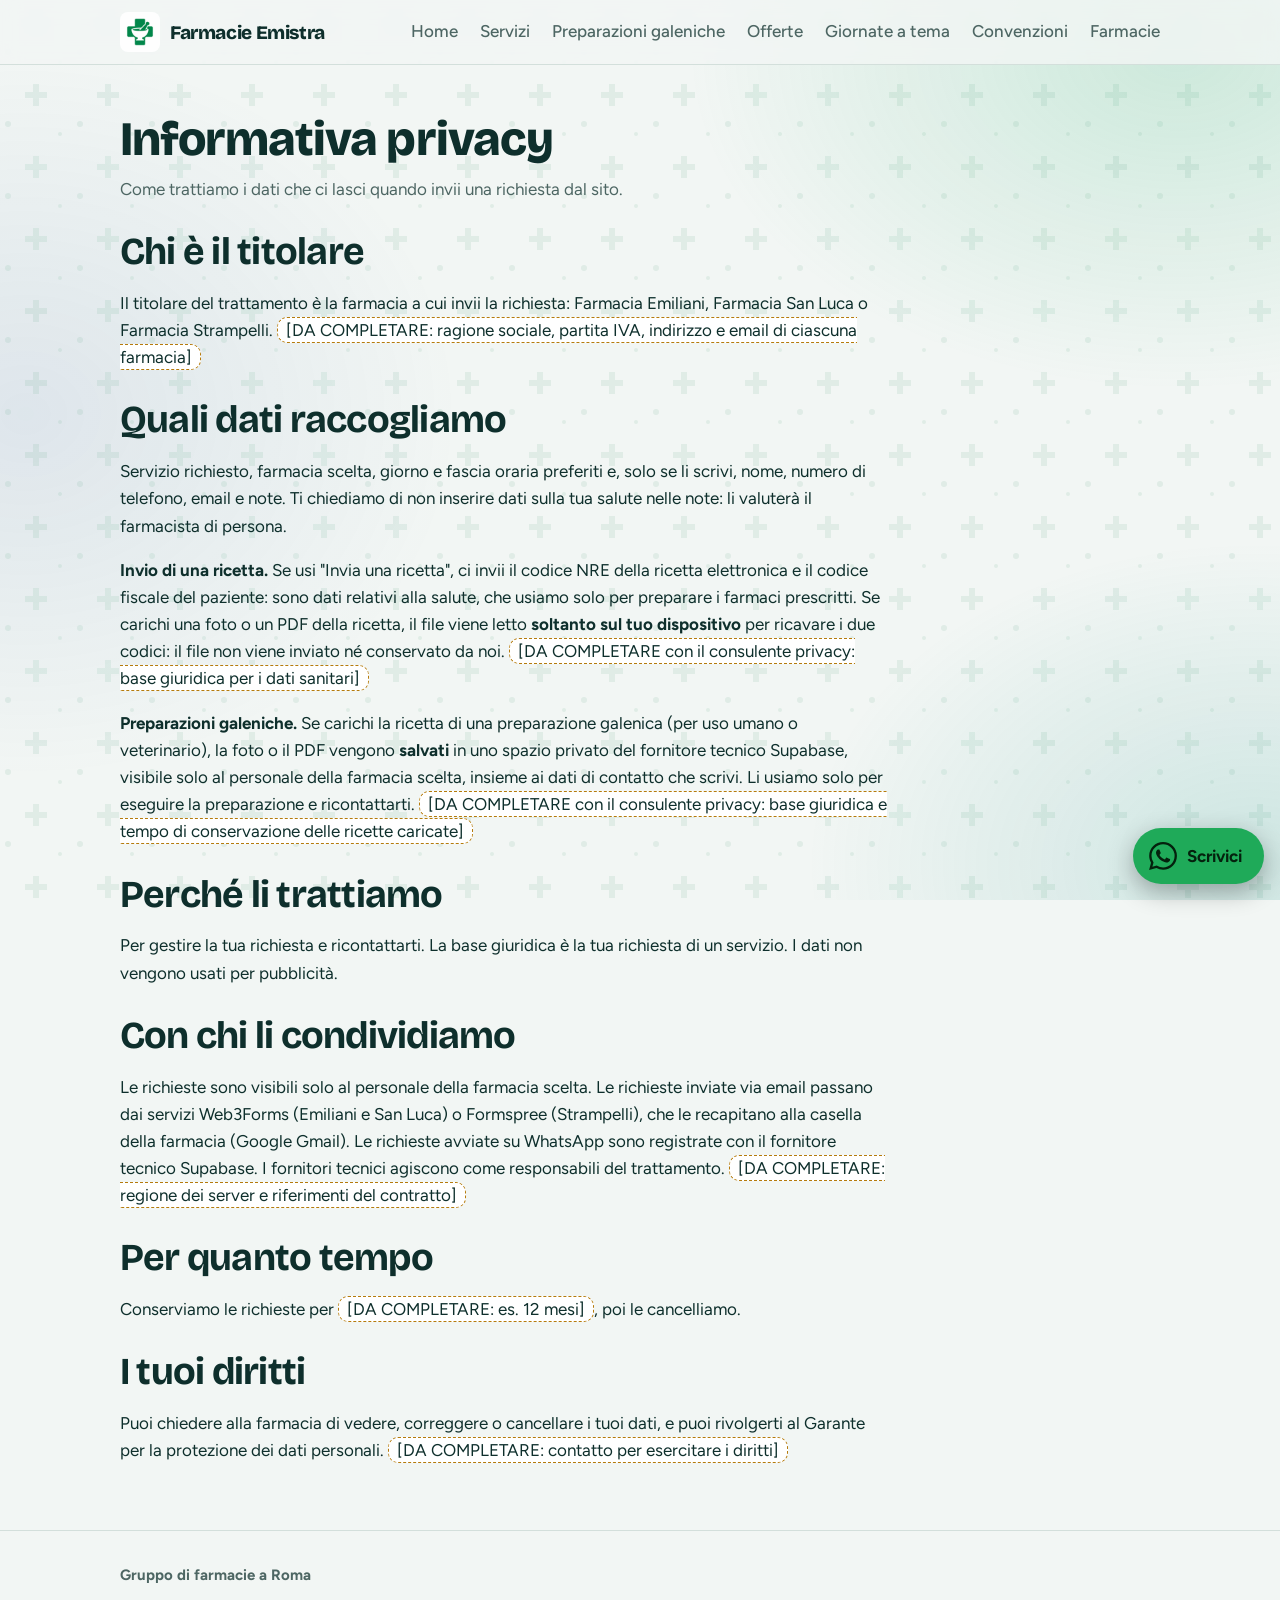
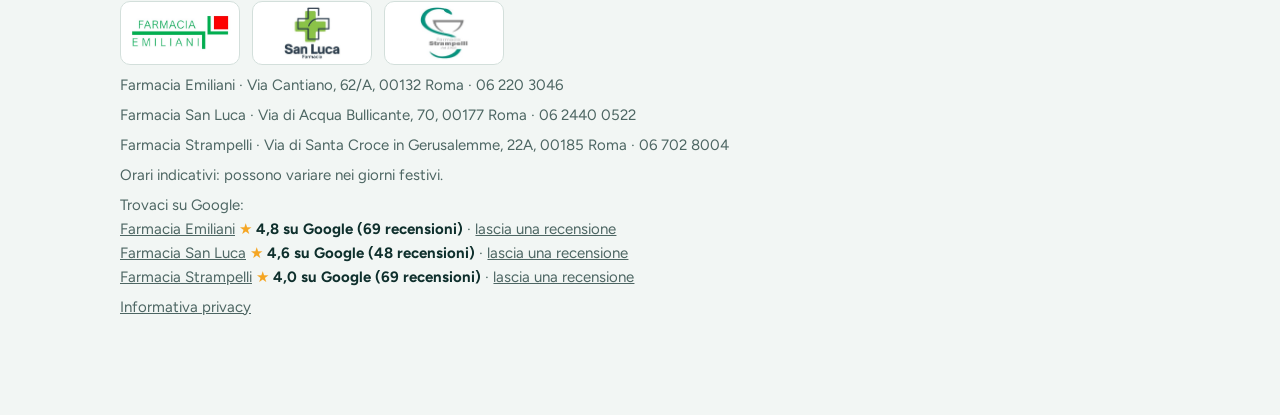
<file: privacy.html>
<!DOCTYPE html>
<html lang="it">
<head>
<meta charset="utf-8">
<meta name="viewport" content="width=device-width, initial-scale=1, viewport-fit=cover">
<title>Informativa privacy · Farmacie Emistra</title>
<meta name="description" content="Informativa sul trattamento dei dati delle richieste inviate dal sito delle farmacie.">
<link rel="icon" type="image/png" href="assets/img/logo-gruppo.png">
<link rel="preconnect" href="https://fonts.googleapis.com">
<link rel="preconnect" href="https://fonts.gstatic.com" crossorigin>
<link href="https://fonts.googleapis.com/css2?family=Bricolage+Grotesque:wght@500;700;800&family=Figtree:wght@400;500;600&display=swap" rel="stylesheet">
<link rel="stylesheet" href="assets/style.css?v=1795613745">

</head>
<body>
<header><div class="wrap">
  <a class="brand" href="index.html"><img src="assets/img/logo-gruppo.png" alt="" width="40" height="40">Farmacie Emistra</a>
  <button type="button" class="navbtn" id="navbtn" aria-expanded="false" aria-controls="nav" aria-label="Menu"><svg width="24" height="24" viewBox="0 0 24 24" fill="none" stroke="currentColor" stroke-width="2.4" stroke-linecap="round" aria-hidden="true"><path d="M4 7h16M4 12h16M4 17h16"/></svg></button>
  <nav id="nav" aria-label="Principale"><a href="index.html">Home</a><a href="servizi.html">Servizi</a><a href="preparazioni-galeniche.html">Preparazioni galeniche</a><a href="offerte.html">Offerte</a><a href="giornate.html">Giornate a tema</a><a href="convenzioni.html">Convenzioni</a><a href="farmacie.html">Farmacie</a></nav>
</div></header>
<main id="top" tabindex="-1">
<section class="legal"><div class="wrap">
<h1 class="ph">Informativa privacy</h1>
<p class="intro">Come trattiamo i dati che ci lasci quando invii una richiesta dal sito.</p>
<h2>Chi è il titolare</h2>
<p>Il titolare del trattamento è la farmacia a cui invii la richiesta: Farmacia Emiliani, Farmacia San Luca o Farmacia Strampelli. <span class="todo">[DA COMPLETARE: ragione sociale, partita IVA, indirizzo e email di ciascuna farmacia]</span></p>
<h2>Quali dati raccogliamo</h2>
<p>Servizio richiesto, farmacia scelta, giorno e fascia oraria preferiti e, solo se li scrivi, nome, numero di telefono, email e note. Ti chiediamo di non inserire dati sulla tua salute nelle note: li valuterà il farmacista di persona.</p>
<p><strong>Invio di una ricetta.</strong> Se usi "Invia una ricetta", ci invii il codice NRE della ricetta elettronica e il codice fiscale del paziente: sono dati relativi alla salute, che usiamo solo per preparare i farmaci prescritti. Se carichi una foto o un PDF della ricetta, il file viene letto <strong>soltanto sul tuo dispositivo</strong> per ricavare i due codici: il file non viene inviato né conservato da noi. <span class="todo">[DA COMPLETARE con il consulente privacy: base giuridica per i dati sanitari]</span></p>
<p><strong>Preparazioni galeniche.</strong> Se carichi la ricetta di una preparazione galenica (per uso umano o veterinario), la foto o il PDF vengono <strong>salvati</strong> in uno spazio privato del fornitore tecnico Supabase, visibile solo al personale della farmacia scelta, insieme ai dati di contatto che scrivi. Li usiamo solo per eseguire la preparazione e ricontattarti. <span class="todo">[DA COMPLETARE con il consulente privacy: base giuridica e tempo di conservazione delle ricette caricate]</span></p>
<h2>Perché li trattiamo</h2>
<p>Per gestire la tua richiesta e ricontattarti. La base giuridica è la tua richiesta di un servizio. I dati non vengono usati per pubblicità.</p>
<h2>Con chi li condividiamo</h2>
<p>Le richieste sono visibili solo al personale della farmacia scelta. Le richieste inviate via email passano dai servizi Web3Forms (Emiliani e San Luca) o Formspree (Strampelli), che le recapitano alla casella della farmacia (Google Gmail). Le richieste avviate su WhatsApp sono registrate con il fornitore tecnico Supabase. I fornitori tecnici agiscono come responsabili del trattamento. <span class="todo">[DA COMPLETARE: regione dei server e riferimenti del contratto]</span></p>
<h2>Per quanto tempo</h2>
<p>Conserviamo le richieste per <span class="todo">[DA COMPLETARE: es. 12 mesi]</span>, poi le cancelliamo.</p>
<h2>I tuoi diritti</h2>
<p>Puoi chiedere alla farmacia di vedere, correggere o cancellare i tuoi dati, e puoi rivolgerti al Garante per la protezione dei dati personali. <span class="todo">[DA COMPLETARE: contatto per esercitare i diritti]</span></p>
</div></section>
</main>
<footer><div class="wrap"><strong>Gruppo di farmacie a Roma</strong><div class="flogos"><img src="assets/img/logo-emiliani.jpg" alt="Logo Farmacia Emiliani"><img src="assets/img/logo-san-luca.jpg" alt="Logo Farmacia San Luca"><img src="assets/img/logo-strampelli.jpg" alt="Logo Farmacia Strampelli"></div><address>Farmacia Emiliani · Via Cantiano, 62/A, 00132 Roma · 06 220 3046</address><address>Farmacia San Luca · Via di Acqua Bullicante, 70, 00177 Roma · 06 2440 0522</address><address>Farmacia Strampelli · Via di Santa Croce in Gerusalemme, 22A, 00185 Roma · 06 702 8004</address><address>Orari indicativi: possono variare nei giorni festivi.</address><address>Trovaci su Google:<br><a href="https://www.google.com/maps/place/?q=place_id:ChIJH382Q7F-LxMRiJyVyYdh7GQ" target="_blank" rel="noopener">Farmacia Emiliani</a> <span data-gr="emiliani" class="gr"></span> · <a href="https://search.google.com/local/writereview?placeid=ChIJH382Q7F-LxMRiJyVyYdh7GQ" target="_blank" rel="noopener">lascia una recensione</a><br><a href="https://www.google.com/maps/place/?q=place_id:ChIJL9sEBT1iLxMRGhrkAy4iJFs" target="_blank" rel="noopener">Farmacia San Luca</a> <span data-gr="sanluca" class="gr"></span> · <a href="https://search.google.com/local/writereview?placeid=ChIJL9sEBT1iLxMRGhrkAy4iJFs" target="_blank" rel="noopener">lascia una recensione</a><br><a href="https://www.google.com/maps/place/?q=place_id:ChIJG0-y5ZNhLxMRQLBoApzZKh0" target="_blank" rel="noopener">Farmacia Strampelli</a> <span data-gr="strampelli" class="gr"></span> · <a href="https://search.google.com/local/writereview?placeid=ChIJG0-y5ZNhLxMRQLBoApzZKh0" target="_blank" rel="noopener">lascia una recensione</a></address><address><a href="privacy.html">Informativa privacy</a></address></div></footer>
<dialog id="dlg" aria-labelledby="dt"><div class="dlg">
  <button type="button" class="x" id="dx" aria-label="Chiudi">&times;</button>
  <h2 id="dt"></h2>
  <p class="ddesc" id="ddesc"></p>
  <fieldset><legend>Farmacia</legend>
    <div class="opts sede">
      <input type="radio" name="df" id="d1" value="393331804161|Emiliani" checked><label for="d1" style="--c:var(--emiliani)">Emiliani<span class="ad">Via Cantiano, 62/A · Corcolle</span></label>
      <input type="radio" name="df" id="d2" value="393890336019|San Luca"><label for="d2" style="--c:var(--sanluca)">San Luca<span class="ad">Via di Acqua Bullicante, 70 · Torpignattara</span></label>
      <input type="radio" name="df" id="d3" value="393403515536|Strampelli"><label for="d3" style="--c:var(--strampelli)">Strampelli<span class="ad">Via S. Croce in Gerusalemme, 22A · San Giovanni</span></label>
    </div>
    <button type="button" class="geob" id="dgeob">Trova la più vicina a me</button><p class="geo" id="dgeo" aria-live="polite"></p></fieldset>
  <fieldset id="rx" class="rxbox" hidden><legend>Carica la ricetta (foto o PDF)</legend>
    <p class="note">Fotografa il promemoria della ricetta <b>dritto, intero e ben illuminato</b>, oppure carica il <b>PDF</b> ricevuto per email. Leggiamo i codici direttamente sul tuo dispositivo: il file non viene inviato, alla farmacia arrivano solo il codice NRE e il codice fiscale.</p>
    <label class="rxup" for="rxfile">📄 Scegli foto o PDF della ricetta</label>
    <input type="file" id="rxfile" accept="image/*,application/pdf" class="rxfile">
    <p class="note rxst" id="rxst" aria-live="polite"></p>
    <label for="rxnre" class="rxl">Codice NRE <span class="note">(15 caratteri, es. 1200A1234567890)</span></label>
    <input type="text" id="rxnre" class="rxin" maxlength="20" autocomplete="off" spellcheck="false">
    <label for="rxcf" class="rxl">Codice fiscale del paziente</label>
    <input type="text" id="rxcf" class="rxin" maxlength="16" autocomplete="off" spellcheck="false">
    <p class="note">Ricetta cartacea senza codice NRE (per esempio una ricetta bianca)? Mandane la foto su WhatsApp o portala in farmacia.</p>
  </fieldset>
  <fieldset id="modes" hidden><legend id="ml"></legend><div class="opts" id="mopts"></div></fieldset>
  <div id="when">
    <fieldset><legend><label for="dd" style="font-weight:600">Giorno preferito</label></legend><input type="date" id="dd"></fieldset>
    <fieldset><legend>Fascia oraria</legend>
      <div class="opts">
        <input type="radio" name="dh" id="h1" value="" checked><label for="h1">Indifferente</label>
        <input type="radio" name="dh" id="h2" value="di mattina"><label for="h2">Mattina</label>
        <input type="radio" name="dh" id="h3" value="di pomeriggio"><label for="h3">Pomeriggio</label>
      </div></fieldset>
  </div>
  <fieldset><legend><label for="dn" style="font-weight:600">Nome e cognome (facoltativo)</label></legend><input type="text" id="dn" autocomplete="name"></fieldset>
  <fieldset><legend><label for="dp" style="font-weight:600">Telefono per essere ricontattati</label></legend><input type="tel" id="dp" autocomplete="tel" inputmode="tel"></fieldset>
  <fieldset><legend><label for="de" style="font-weight:600">Email</label></legend><input type="email" id="de" autocomplete="email" inputmode="email"></fieldset>
  <p class="note">Per l\'invio via email lascia almeno il telefono o l\'email, così la farmacia può risponderti.</p>
  <fieldset><legend><label for="dm" style="font-weight:600">Note (facoltativo)</label></legend><textarea id="dm"></textarea></fieldset>
  <p class="note" id="dhint"></p>
  <div class="hp" aria-hidden="true"><label>Sito web <input type="text" id="website" tabindex="-1" autocomplete="off"></label></div>
  <a class="btn" id="dgo" href="#" target="_blank" rel="noopener" style="margin-top:14px">Scrivi su WhatsApp</a>
  <button type="button" class="btn btn-mail" id="dmail">Invia via Email</button>
  <p class="note mailto-alt" id="dmailalt"></p>
  <p class="note" id="dpriv" hidden>La richiesta viene registrata dalla farmacia scelta per gestirla. <a href="privacy.html">Informativa privacy</a></p>
</div></dialog>
<div class="fab">
  <div class="menu" id="menu" role="dialog" aria-label="Scrivici su WhatsApp"><p class="mh">Con quale farmacia vuoi parlare?</p><div class="mrow" style="--c:var(--emiliani)"><a class="mwa" target="_blank" rel="noopener" href="https://wa.me/393331804161"><b>Emiliani</b><span>333 180 4161</span></a><a class="mcall" href="tel:+39062203046" aria-label="Chiama Emiliani"><svg width="22" height="22" viewBox="0 0 24 24" fill="none" stroke="currentColor" stroke-width="2" stroke-linecap="round" stroke-linejoin="round" aria-hidden="true"><path d="M22 16.9v3a2 2 0 0 1-2.2 2 19.8 19.8 0 0 1-8.6-3.1 19.5 19.5 0 0 1-6-6A19.8 19.8 0 0 1 2.1 4.2 2 2 0 0 1 4.1 2h3a2 2 0 0 1 2 1.7c.1 1 .4 1.9.7 2.8a2 2 0 0 1-.5 2.1L8.1 9.9a16 16 0 0 0 6 6l1.3-1.3a2 2 0 0 1 2.1-.4c.9.3 1.8.6 2.8.7a2 2 0 0 1 1.7 2z"/></svg></a></div><div class="mrow" style="--c:var(--sanluca)"><a class="mwa" target="_blank" rel="noopener" href="https://wa.me/393890336019"><b>San Luca</b><span>389 033 6019</span></a><a class="mcall" href="tel:+390624400522" aria-label="Chiama San Luca"><svg width="22" height="22" viewBox="0 0 24 24" fill="none" stroke="currentColor" stroke-width="2" stroke-linecap="round" stroke-linejoin="round" aria-hidden="true"><path d="M22 16.9v3a2 2 0 0 1-2.2 2 19.8 19.8 0 0 1-8.6-3.1 19.5 19.5 0 0 1-6-6A19.8 19.8 0 0 1 2.1 4.2 2 2 0 0 1 4.1 2h3a2 2 0 0 1 2 1.7c.1 1 .4 1.9.7 2.8a2 2 0 0 1-.5 2.1L8.1 9.9a16 16 0 0 0 6 6l1.3-1.3a2 2 0 0 1 2.1-.4c.9.3 1.8.6 2.8.7a2 2 0 0 1 1.7 2z"/></svg></a></div><div class="mrow" style="--c:var(--strampelli)"><a class="mwa" target="_blank" rel="noopener" href="https://wa.me/393403515536"><b>Strampelli</b><span>340 351 5536</span></a><a class="mcall" href="tel:+39067028004" aria-label="Chiama Strampelli"><svg width="22" height="22" viewBox="0 0 24 24" fill="none" stroke="currentColor" stroke-width="2" stroke-linecap="round" stroke-linejoin="round" aria-hidden="true"><path d="M22 16.9v3a2 2 0 0 1-2.2 2 19.8 19.8 0 0 1-8.6-3.1 19.5 19.5 0 0 1-6-6A19.8 19.8 0 0 1 2.1 4.2 2 2 0 0 1 4.1 2h3a2 2 0 0 1 2 1.7c.1 1 .4 1.9.7 2.8a2 2 0 0 1-.5 2.1L8.1 9.9a16 16 0 0 0 6 6l1.3-1.3a2 2 0 0 1 2.1-.4c.9.3 1.8.6 2.8.7a2 2 0 0 1 1.7 2z"/></svg></a></div></div>
  <button id="fab" aria-expanded="false" aria-controls="menu"><svg width="28" height="28" viewBox="0 0 24 24" fill="currentColor" aria-hidden="true"><path d="M17.472 14.382c-.297-.149-1.758-.867-2.03-.967-.273-.099-.471-.148-.67.15-.197.297-.767.966-.94 1.164-.173.199-.347.223-.644.075-.297-.15-1.255-.463-2.39-1.475-.883-.788-1.48-1.761-1.653-2.059-.173-.297-.018-.458.13-.606.134-.133.298-.347.446-.52.149-.174.198-.298.298-.497.099-.198.05-.371-.025-.52-.075-.149-.669-1.612-.916-2.207-.242-.579-.487-.5-.669-.51-.173-.008-.371-.01-.57-.01-.198 0-.52.074-.792.372-.272.297-1.04 1.016-1.04 2.479 0 1.462 1.065 2.875 1.213 3.074.149.198 2.096 3.2 5.077 4.487.709.306 1.262.489 1.694.625.712.227 1.36.195 1.871.118.571-.085 1.758-.719 2.006-1.413.248-.694.248-1.289.173-1.413-.074-.124-.272-.198-.57-.347m-5.421 7.403h-.004a9.87 9.87 0 01-5.031-1.378l-.361-.214-3.741.982.998-3.648-.235-.374a9.86 9.86 0 01-1.51-5.26c.001-5.45 4.436-9.884 9.888-9.884 2.64 0 5.122 1.03 6.988 2.898a9.825 9.825 0 012.893 6.994c-.003 5.45-4.437 9.884-9.885 9.884m8.413-18.297A11.815 11.815 0 0012.05 0C5.495 0 .16 5.335.157 11.892c0 2.096.547 4.142 1.588 5.945L.057 24l6.305-1.654a11.882 11.882 0 005.683 1.448h.005c6.554 0 11.89-5.335 11.893-11.893a11.821 11.821 0 00-3.48-8.413Z"/></svg><span>Scrivici</span></button>
</div>
<script src="assets/config.js?v=1795613745"></script>
<script src="assets/ricetta.js?v=1795613745"></script>
<script src="assets/app.js?v=1795613745"></script>
</body>
</html>
</file>
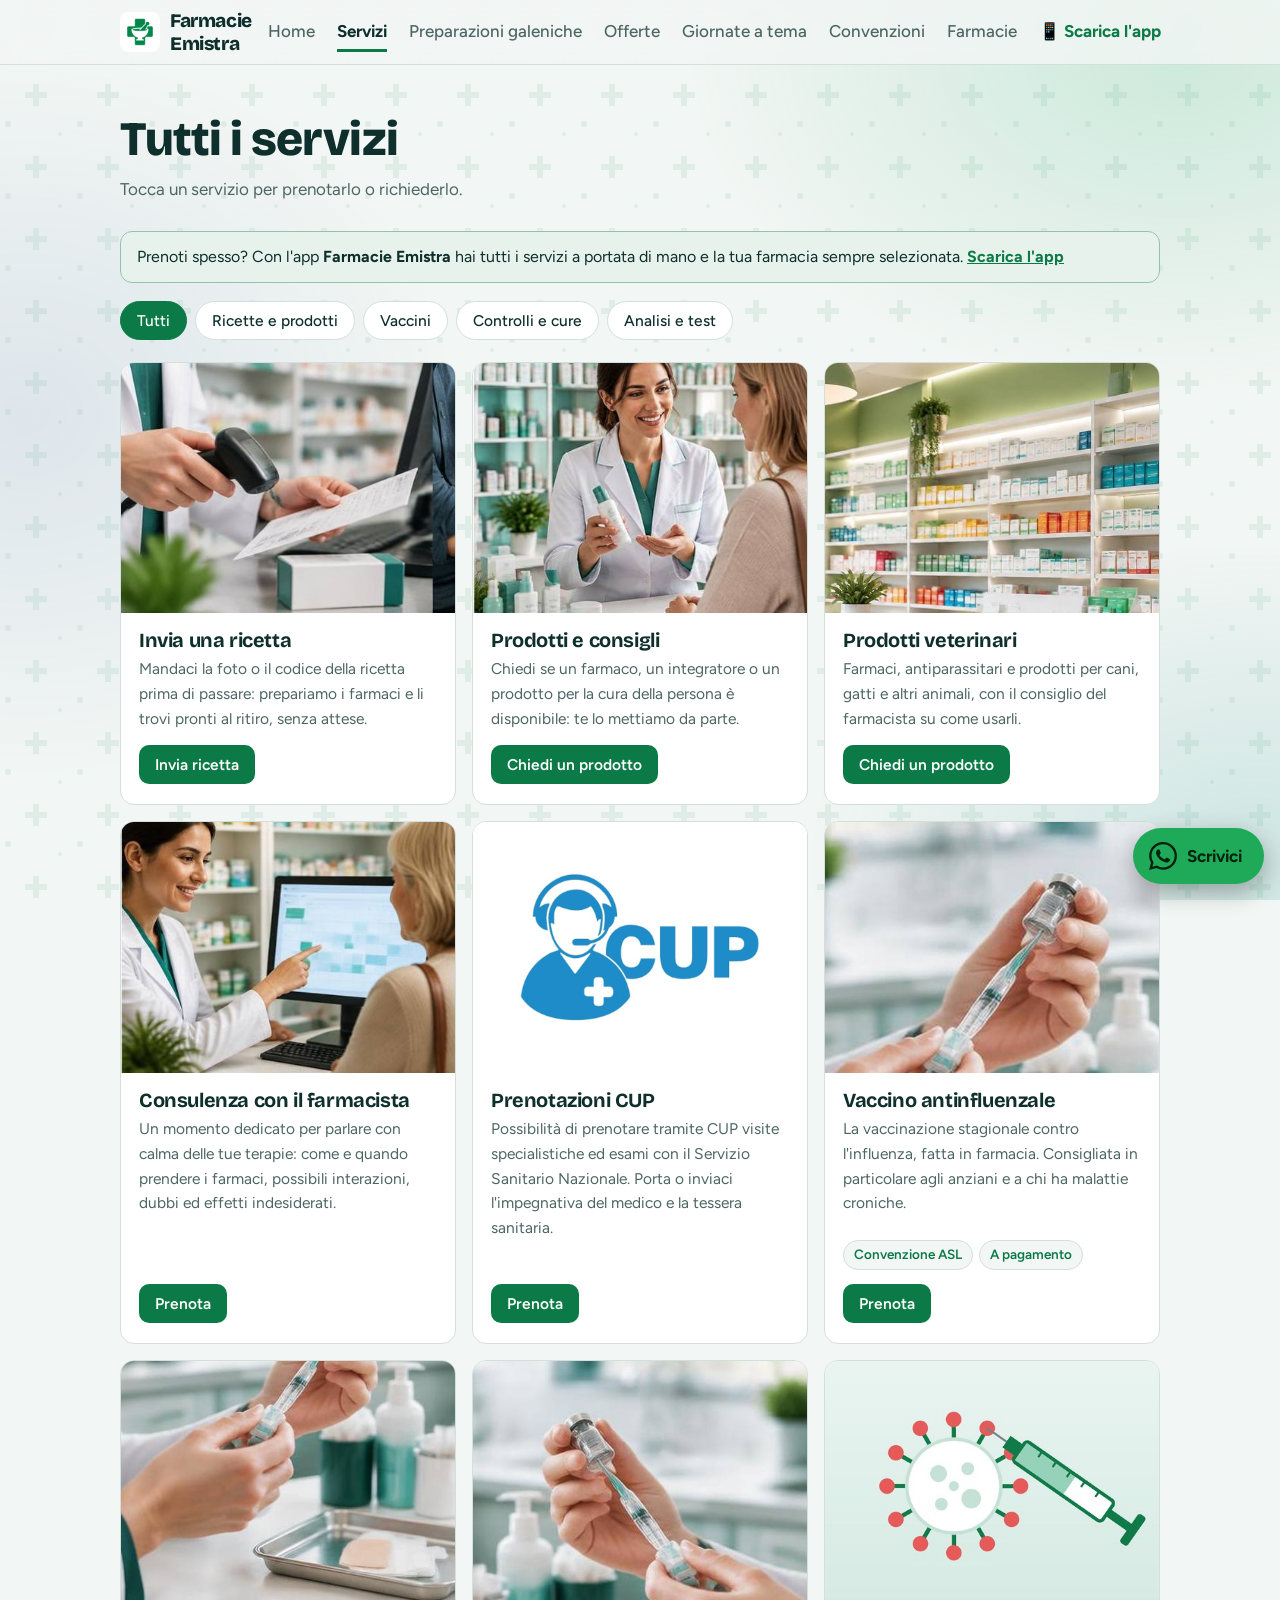
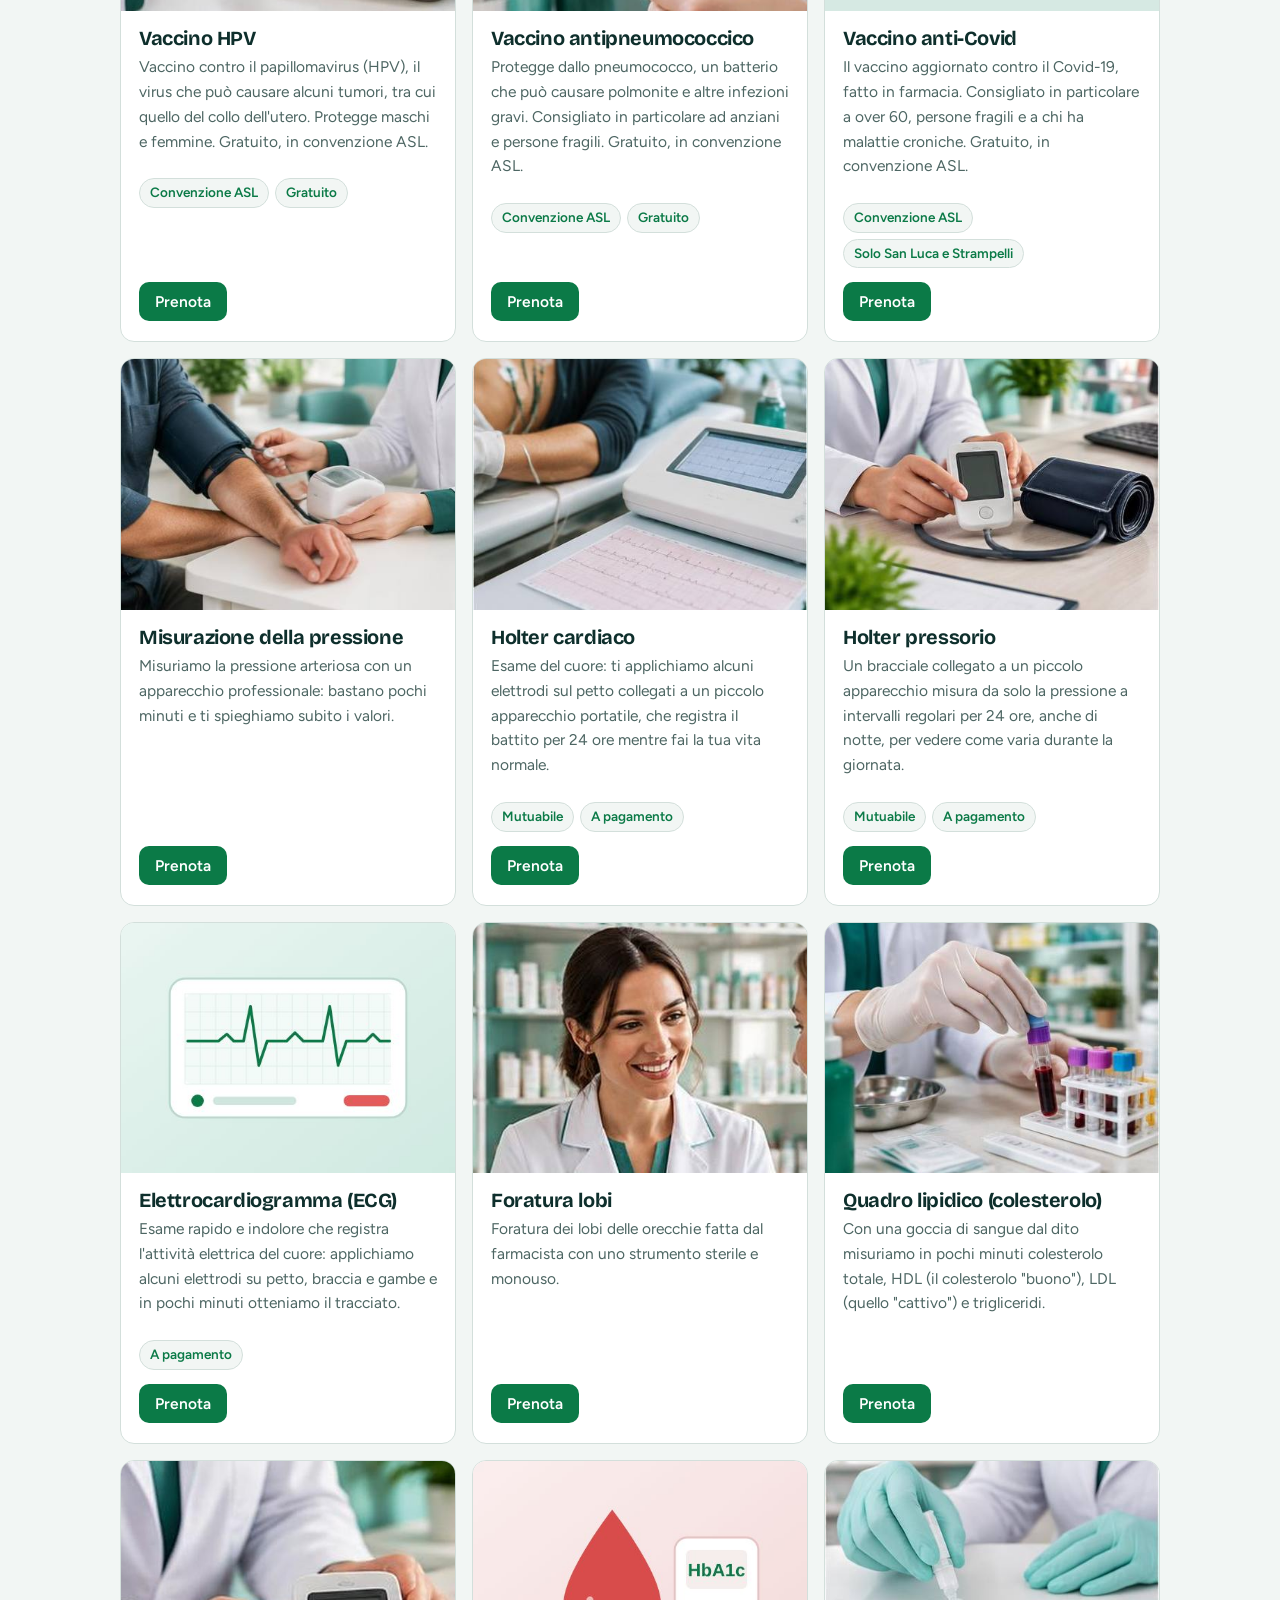
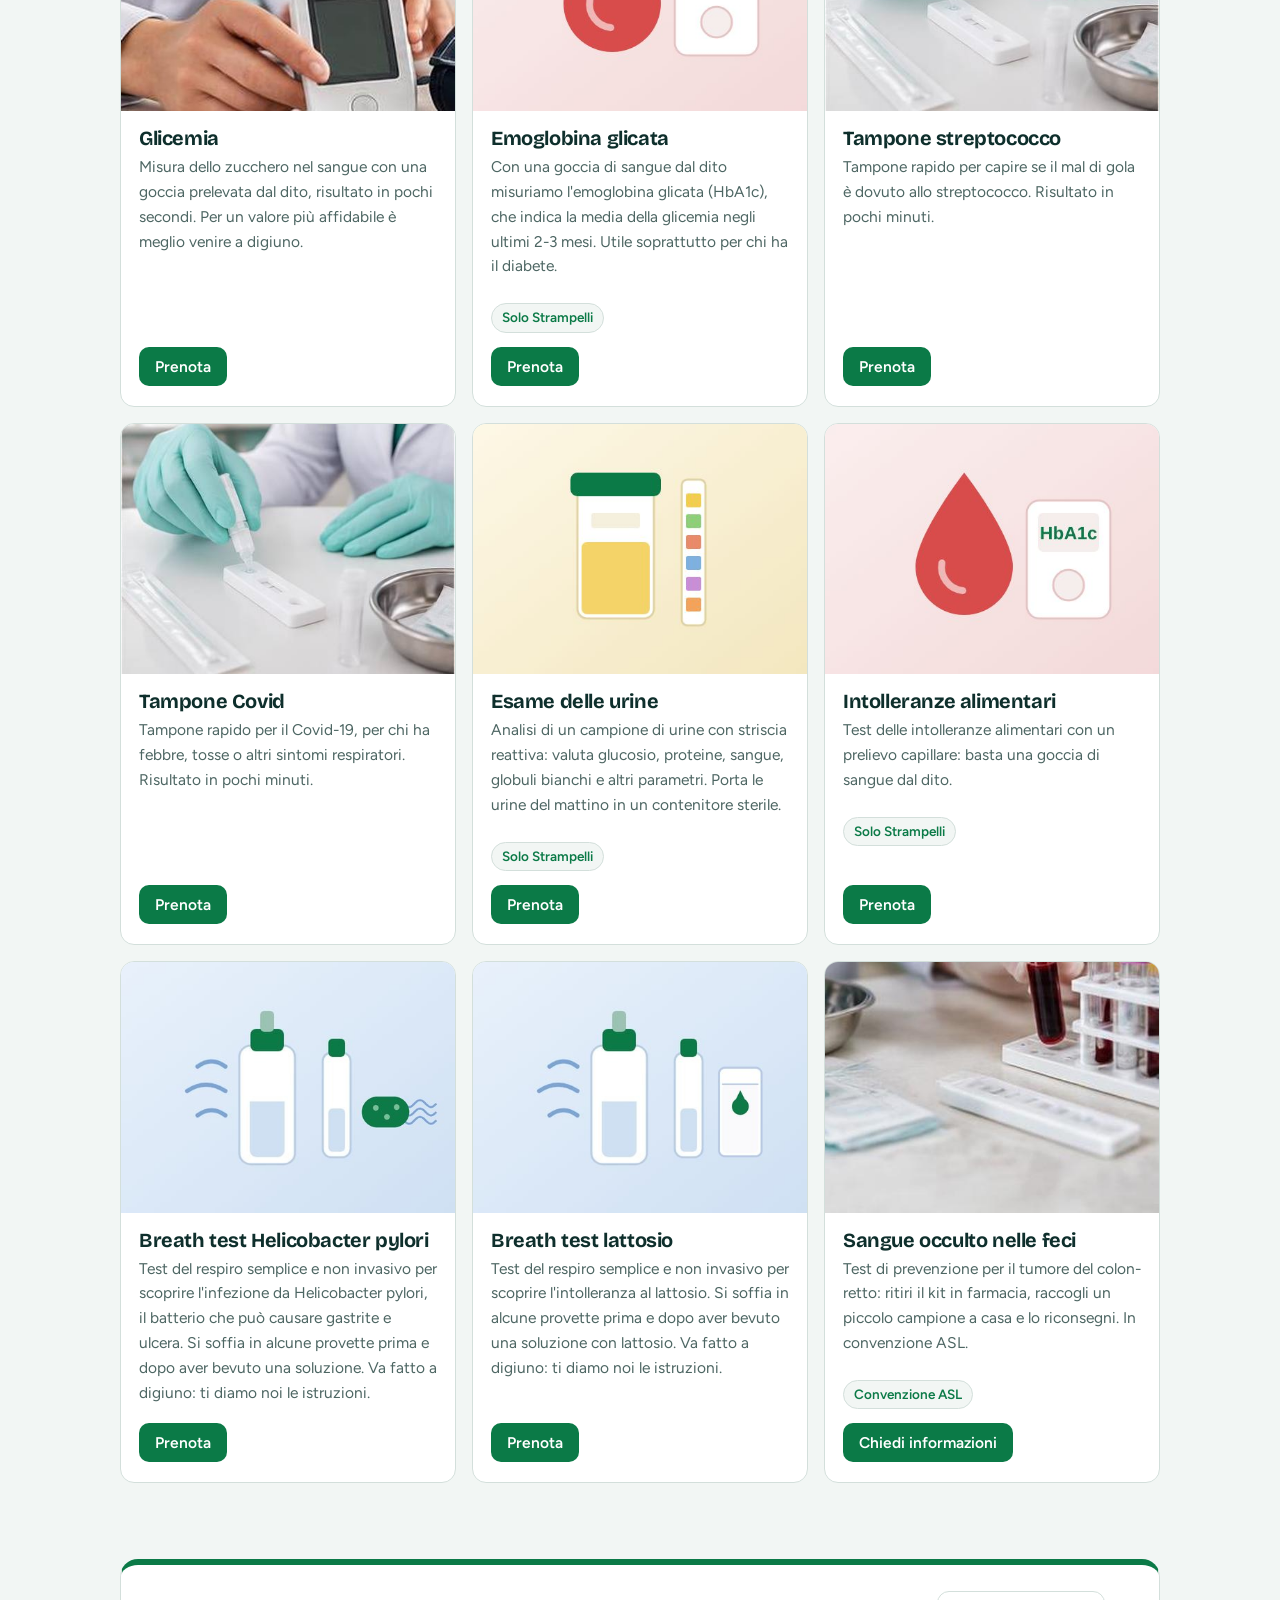
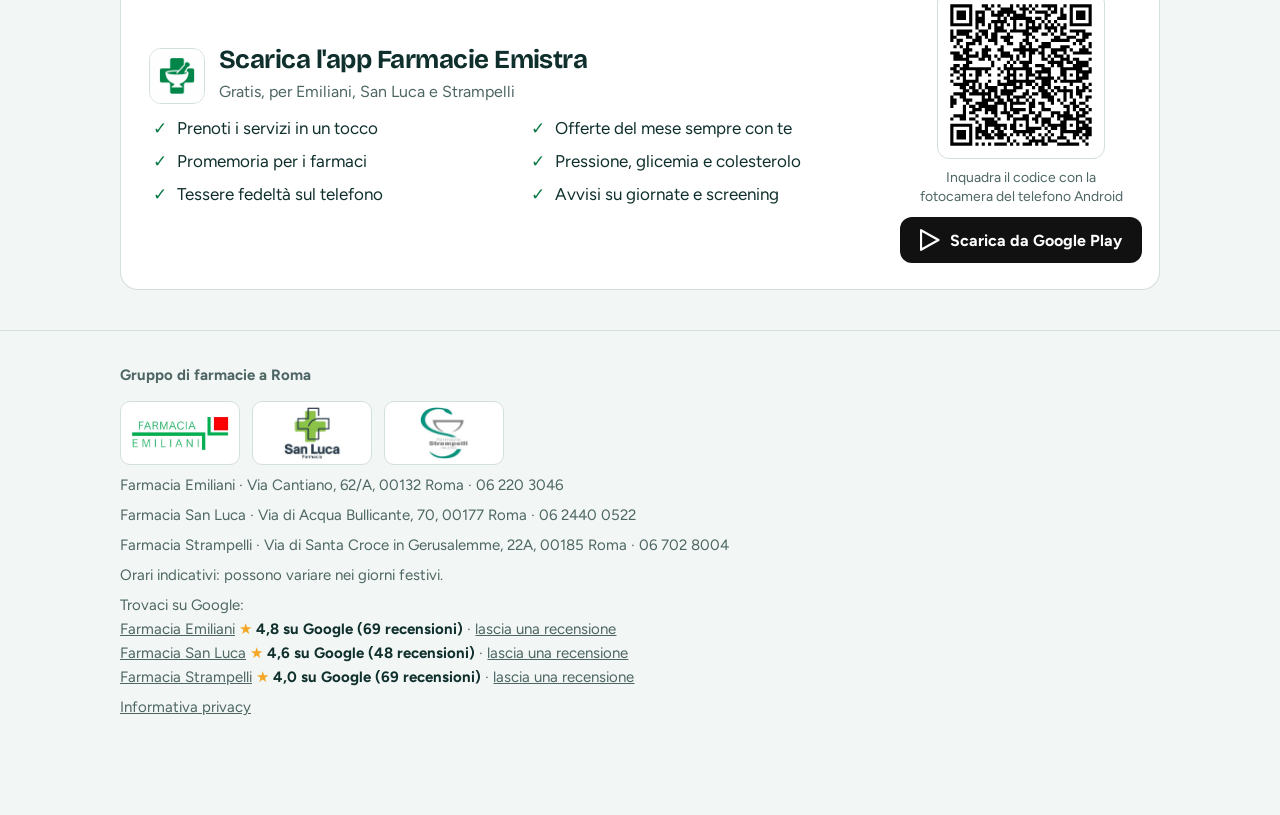
<file: servizi.html>
<!DOCTYPE html>
<html lang="it">
<head>
<meta charset="utf-8">
<meta name="viewport" content="width=device-width, initial-scale=1, viewport-fit=cover">
<title>Servizi · Farmacie Emistra</title>
<meta name="description" content="Tutti i servizi delle farmacie Emiliani, San Luca e Strampelli a Roma: ricette, vaccini, Holter, ECG, quadro lipidico, glicemia, emoglobina glicata, esame delle urine, intolleranze alimentari, breath test, tamponi e altro.">
<link rel="icon" type="image/png" href="assets/img/logo-gruppo.png">
<link rel="preconnect" href="https://fonts.googleapis.com">
<link rel="preconnect" href="https://fonts.gstatic.com" crossorigin>
<link href="https://fonts.googleapis.com/css2?family=Bricolage+Grotesque:wght@500;700;800&family=Figtree:wght@400;500;600&display=swap" rel="stylesheet">
<link rel="stylesheet" href="assets/style.css?v=1795613745">

</head>
<body>
<header><div class="wrap">
  <a class="brand" href="index.html"><img src="assets/img/logo-gruppo.png" alt="" width="40" height="40">Farmacie Emistra</a>
  <button type="button" class="navbtn" id="navbtn" aria-expanded="false" aria-controls="nav" aria-label="Menu"><svg width="24" height="24" viewBox="0 0 24 24" fill="none" stroke="currentColor" stroke-width="2.4" stroke-linecap="round" aria-hidden="true"><path d="M4 7h16M4 12h16M4 17h16"/></svg></button>
  <nav id="nav" aria-label="Principale"><a href="index.html">Home</a><a href="servizi.html" aria-current="page">Servizi</a><a href="preparazioni-galeniche.html">Preparazioni galeniche</a><a href="offerte.html">Offerte</a><a href="giornate.html">Giornate a tema</a><a href="convenzioni.html">Convenzioni</a><a href="farmacie.html">Farmacie</a></nav>
</div></header>
<main id="top" tabindex="-1">
<section><div class="wrap">
  <h1 class="ph">Tutti i servizi</h1>
  <p class="intro">Tocca un servizio per prenotarlo o richiederlo.</p>
  <p id="servizi" data-app-hint="Prenoti spesso? Con l'app <b>Farmacie Emistra</b> hai tutti i servizi a portata di mano e la tua farmacia sempre selezionata." hidden></p>
  <div class="filters" role="group" aria-label="Filtra i servizi">
    <button type="button" aria-pressed="true" data-f="*">Tutti</button>
    <button type="button" aria-pressed="false" data-f="r">Ricette e prodotti</button>
    <button type="button" aria-pressed="false" data-f="v">Vaccini</button>
    <button type="button" aria-pressed="false" data-f="c">Controlli e cure</button>
    <button type="button" aria-pressed="false" data-f="a">Analisi e test</button>
  </div>
  <div class="services"><article class="svc" data-cat="r" data-book="0" data-phrase="inviare una ricetta" data-title="Invia una ricetta" data-ml="" data-modes=""><img src="assets/img/invia-una-ricetta.jpg" alt="" loading="lazy"><div><h3>Invia una ricetta</h3><p>Mandaci la foto o il codice della ricetta prima di passare: prepariamo i farmaci e li trovi pronti al ritiro, senza attese.</p><div class="bds"></div><button type="button" class="svc-btn">Invia ricetta</button></div></article><article class="svc" data-cat="r" data-book="0" data-phrase="chiedere la disponibilità di un prodotto" data-title="Prodotti e consigli" data-ml="" data-modes=""><img src="assets/img/prodotti-e-consigli.jpg" alt="" loading="lazy"><div><h3>Prodotti e consigli</h3><p>Chiedi se un farmaco, un integratore o un prodotto per la cura della persona è disponibile: te lo mettiamo da parte.</p><div class="bds"></div><button type="button" class="svc-btn">Chiedi un prodotto</button></div></article><article class="svc" data-cat="r" data-book="0" data-phrase="chiedere la disponibilità di un prodotto veterinario" data-title="Prodotti veterinari" data-ml="" data-modes=""><img src="assets/img/prodotti-veterinari.jpg" alt="" loading="lazy"><div><h3>Prodotti veterinari</h3><p>Farmaci, antiparassitari e prodotti per cani, gatti e altri animali, con il consiglio del farmacista su come usarli.</p><div class="bds"></div><button type="button" class="svc-btn">Chiedi un prodotto</button></div></article><article class="svc" data-cat="r" data-book="1" data-phrase="prenotare una consulenza con il farmacista" data-title="Consulenza con il farmacista" data-ml="" data-modes=""><img src="assets/img/consulenza-con-il-farmacista.jpg" alt="" loading="lazy"><div><h3>Consulenza con il farmacista</h3><p>Un momento dedicato per parlare con calma delle tue terapie: come e quando prendere i farmaci, possibili interazioni, dubbi ed effetti indesiderati.</p><div class="bds"></div><button type="button" class="svc-btn">Prenota</button></div></article><article class="svc" data-cat="r" data-book="1" data-phrase="prenotare una visita o un esame tramite CUP" data-title="Prenotazioni CUP" data-ml="" data-modes=""><img src="assets/img/prenotazione-visite-cup.jpg?v=1792423168" alt="" loading="lazy"><div><h3>Prenotazioni CUP</h3><p>Possibilità di prenotare tramite CUP visite specialistiche ed esami con il Servizio Sanitario Nazionale. Porta o inviaci l'impegnativa del medico e la tessera sanitaria.</p><div class="bds"></div><button type="button" class="svc-btn">Prenota</button></div></article> <article class="svc" data-cat="v" data-book="1" data-phrase="prenotare il vaccino antinfluenzale" data-title="Vaccino antinfluenzale" data-ml="Come vuoi farlo?" data-modes="In convenzione ASL|A pagamento"><img src="assets/img/vaccino-antinfluenzale.jpg" alt="" loading="lazy"><div><h3>Vaccino antinfluenzale</h3><p>La vaccinazione stagionale contro l'influenza, fatta in farmacia. Consigliata in particolare agli anziani e a chi ha malattie croniche.</p><div class="bds"><span class="bd">Convenzione ASL</span><span class="bd">A pagamento</span></div><button type="button" class="svc-btn">Prenota</button></div></article><article class="svc" data-cat="v" data-book="1" data-phrase="prenotare il vaccino HPV" data-title="Vaccino HPV" data-ml="" data-modes=""><img src="assets/img/vaccino-hpv.jpg" alt="" loading="lazy"><div><h3>Vaccino HPV</h3><p>Vaccino contro il papillomavirus (HPV), il virus che può causare alcuni tumori, tra cui quello del collo dell'utero. Protegge maschi e femmine. Gratuito, in convenzione ASL.</p><div class="bds"><span class="bd">Convenzione ASL</span><span class="bd">Gratuito</span></div><button type="button" class="svc-btn">Prenota</button></div></article><article class="svc" data-cat="v" data-book="1" data-phrase="prenotare il vaccino contro lo pneumococco" data-title="Vaccino antipneumococcico" data-ml="" data-modes=""><img src="assets/img/vaccino-antipneumococcico.jpg" alt="" loading="lazy"><div><h3>Vaccino antipneumococcico</h3><p>Protegge dallo pneumococco, un batterio che può causare polmonite e altre infezioni gravi. Consigliato in particolare ad anziani e persone fragili. Gratuito, in convenzione ASL.</p><div class="bds"><span class="bd">Convenzione ASL</span><span class="bd">Gratuito</span></div><button type="button" class="svc-btn">Prenota</button></div></article><article class="svc" data-cat="v" data-book="1" data-phrase="prenotare il vaccino anti-Covid" data-title="Vaccino anti-Covid" data-ml="" data-modes="" data-only="sanluca strampelli"><img src="assets/img/vaccino-covid.jpg" alt="" loading="lazy"><div><h3>Vaccino anti-Covid</h3><p>Il vaccino aggiornato contro il Covid-19, fatto in farmacia. Consigliato in particolare a over 60, persone fragili e a chi ha malattie croniche. Gratuito, in convenzione ASL.</p><div class="bds"><span class="bd">Convenzione ASL</span><span class="bd">Solo San Luca e Strampelli</span></div><button type="button" class="svc-btn">Prenota</button></div></article><article class="svc" data-cat="c" data-book="1" data-phrase="prenotare la misurazione della pressione" data-title="Misurazione della pressione" data-ml="" data-modes=""><img src="assets/img/misurazione-della-pressione.jpg" alt="" loading="lazy"><div><h3>Misurazione della pressione</h3><p>Misuriamo la pressione arteriosa con un apparecchio professionale: bastano pochi minuti e ti spieghiamo subito i valori.</p><div class="bds"></div><button type="button" class="svc-btn">Prenota</button></div></article><article class="svc" data-cat="c" data-book="1" data-phrase="prenotare un Holter cardiaco" data-title="Holter cardiaco" data-ml="Come vuoi farlo?" data-modes="Mutuabile|A pagamento"><img src="assets/img/holter-cardiaco.jpg" alt="" loading="lazy"><div><h3>Holter cardiaco</h3><p>Esame del cuore: ti applichiamo alcuni elettrodi sul petto collegati a un piccolo apparecchio portatile, che registra il battito per 24 ore mentre fai la tua vita normale.</p><div class="bds"><span class="bd">Mutuabile</span><span class="bd">A pagamento</span></div><button type="button" class="svc-btn">Prenota</button></div></article><article class="svc" data-cat="c" data-book="1" data-phrase="prenotare un Holter pressorio" data-title="Holter pressorio" data-ml="Come vuoi farlo?" data-modes="Mutuabile|A pagamento"><img src="assets/img/holter-pressorio.jpg" alt="" loading="lazy"><div><h3>Holter pressorio</h3><p>Un bracciale collegato a un piccolo apparecchio misura da solo la pressione a intervalli regolari per 24 ore, anche di notte, per vedere come varia durante la giornata.</p><div class="bds"><span class="bd">Mutuabile</span><span class="bd">A pagamento</span></div><button type="button" class="svc-btn">Prenota</button></div></article><article class="svc" data-cat="c" data-book="1" data-phrase="prenotare un elettrocardiogramma (ECG) a pagamento" data-title="Elettrocardiogramma (ECG)" data-ml="" data-modes=""><img src="assets/img/ecg.jpg" alt="" loading="lazy"><div><h3>Elettrocardiogramma (ECG)</h3><p>Esame rapido e indolore che registra l'attività elettrica del cuore: applichiamo alcuni elettrodi su petto, braccia e gambe e in pochi minuti otteniamo il tracciato.</p><div class="bds"><span class="bd">A pagamento</span></div><button type="button" class="svc-btn">Prenota</button></div></article><article class="svc" data-cat="c" data-book="1" data-phrase="prenotare la foratura dei lobi" data-title="Foratura lobi" data-ml="" data-modes=""><img src="assets/img/foratura-lobi.jpg" alt="" loading="lazy"><div><h3>Foratura lobi</h3><p>Foratura dei lobi delle orecchie fatta dal farmacista con uno strumento sterile e monouso.</p><div class="bds"></div><button type="button" class="svc-btn">Prenota</button></div></article><article class="svc" data-cat="a" data-book="1" data-phrase="prenotare il quadro lipidico (colesterolo, trigliceridi, HDL e LDL)" data-title="Quadro lipidico (colesterolo)" data-ml="" data-modes=""><img src="assets/img/metabolic-check.jpg" alt="" loading="lazy"><div><h3>Quadro lipidico (colesterolo)</h3><p>Con una goccia di sangue dal dito misuriamo in pochi minuti colesterolo totale, HDL (il colesterolo &quot;buono&quot;), LDL (quello &quot;cattivo&quot;) e trigliceridi.</p><div class="bds"></div><button type="button" class="svc-btn">Prenota</button></div></article><article class="svc" data-cat="a" data-book="1" data-phrase="prenotare la misurazione della glicemia" data-title="Glicemia" data-ml="" data-modes=""><img src="assets/img/glicemia.jpg" alt="" loading="lazy"><div><h3>Glicemia</h3><p>Misura dello zucchero nel sangue con una goccia prelevata dal dito, risultato in pochi secondi. Per un valore più affidabile è meglio venire a digiuno.</p><div class="bds"></div><button type="button" class="svc-btn">Prenota</button></div></article><article class="svc" data-cat="a" data-book="1" data-phrase="prenotare l'esame dell'emoglobina glicata" data-title="Emoglobina glicata" data-ml="" data-modes="" data-only="strampelli"><img src="assets/img/emoglobina-glicata.jpg" alt="" loading="lazy"><div><h3>Emoglobina glicata</h3><p>Con una goccia di sangue dal dito misuriamo l'emoglobina glicata (HbA1c), che indica la media della glicemia negli ultimi 2-3 mesi. Utile soprattutto per chi ha il diabete.</p><div class="bds"><span class="bd">Solo Strampelli</span></div><button type="button" class="svc-btn">Prenota</button></div></article><article class="svc" data-cat="a" data-book="1" data-phrase="prenotare un tampone per lo streptococco" data-title="Tampone streptococco" data-ml="" data-modes=""><img src="assets/img/cuptest.jpg" alt="" loading="lazy"><div><h3>Tampone streptococco</h3><p>Tampone rapido per capire se il mal di gola è dovuto allo streptococco. Risultato in pochi minuti.</p><div class="bds"></div><button type="button" class="svc-btn">Prenota</button></div></article><article class="svc" data-cat="a" data-book="1" data-phrase="prenotare un tampone per il Covid" data-title="Tampone Covid" data-ml="" data-modes=""><img src="assets/img/cuptest.jpg" alt="" loading="lazy"><div><h3>Tampone Covid</h3><p>Tampone rapido per il Covid-19, per chi ha febbre, tosse o altri sintomi respiratori. Risultato in pochi minuti.</p><div class="bds"></div><button type="button" class="svc-btn">Prenota</button></div></article><article class="svc" data-cat="a" data-book="1" data-phrase="prenotare l'esame delle urine" data-title="Esame delle urine" data-ml="" data-modes="" data-only="strampelli"><img src="assets/img/esame-urine.jpg" alt="" loading="lazy"><div><h3>Esame delle urine</h3><p>Analisi di un campione di urine con striscia reattiva: valuta glucosio, proteine, sangue, globuli bianchi e altri parametri. Porta le urine del mattino in un contenitore sterile.</p><div class="bds"><span class="bd">Solo Strampelli</span></div><button type="button" class="svc-btn">Prenota</button></div></article><article class="svc" data-cat="a" data-book="1" data-phrase="prenotare il test delle intolleranze alimentari" data-title="Intolleranze alimentari" data-ml="" data-modes="" data-only="strampelli"><img src="assets/img/emoglobina-glicata.jpg" alt="" loading="lazy"><div><h3>Intolleranze alimentari</h3><p>Test delle intolleranze alimentari con un prelievo capillare: basta una goccia di sangue dal dito.</p><div class="bds"><span class="bd">Solo Strampelli</span></div><button type="button" class="svc-btn">Prenota</button></div></article><article class="svc" data-cat="a" data-book="1" data-phrase="prenotare un breath test per Helicobacter pylori" data-title="Breath test Helicobacter pylori" data-ml="" data-modes=""><img src="assets/img/breath-test-helicobacter.jpg" alt="" loading="lazy"><div><h3>Breath test Helicobacter pylori</h3><p>Test del respiro semplice e non invasivo per scoprire l'infezione da Helicobacter pylori, il batterio che può causare gastrite e ulcera. Si soffia in alcune provette prima e dopo aver bevuto una soluzione. Va fatto a digiuno: ti diamo noi le istruzioni.</p><div class="bds"></div><button type="button" class="svc-btn">Prenota</button></div></article><article class="svc" data-cat="a" data-book="1" data-phrase="prenotare un breath test per il lattosio" data-title="Breath test lattosio" data-ml="" data-modes=""><img src="assets/img/breath-test-lattosio.jpg" alt="" loading="lazy"><div><h3>Breath test lattosio</h3><p>Test del respiro semplice e non invasivo per scoprire l'intolleranza al lattosio. Si soffia in alcune provette prima e dopo aver bevuto una soluzione con lattosio. Va fatto a digiuno: ti diamo noi le istruzioni.</p><div class="bds"></div><button type="button" class="svc-btn">Prenota</button></div></article><article class="svc" data-cat="a" data-book="0" data-phrase="chiedere informazioni sul test del sangue occulto nelle feci (in convenzione ASL)" data-title="Sangue occulto nelle feci" data-ml="" data-modes=""><img src="assets/img/sangue-occulto-nelle-feci.jpg" alt="" loading="lazy"><div><h3>Sangue occulto nelle feci</h3><p>Test di prevenzione per il tumore del colon-retto: ritiri il kit in farmacia, raccogli un piccolo campione a casa e lo riconsegni. In convenzione ASL.</p><div class="bds"><span class="bd">Convenzione ASL</span></div><button type="button" class="svc-btn">Chiedi informazioni</button></div></article></div>
</div></section>
</main>
<footer><div class="wrap"><strong>Gruppo di farmacie a Roma</strong><div class="flogos"><img src="assets/img/logo-emiliani.jpg" alt="Logo Farmacia Emiliani"><img src="assets/img/logo-san-luca.jpg" alt="Logo Farmacia San Luca"><img src="assets/img/logo-strampelli.jpg" alt="Logo Farmacia Strampelli"></div><address>Farmacia Emiliani · Via Cantiano, 62/A, 00132 Roma · 06 220 3046</address><address>Farmacia San Luca · Via di Acqua Bullicante, 70, 00177 Roma · 06 2440 0522</address><address>Farmacia Strampelli · Via di Santa Croce in Gerusalemme, 22A, 00185 Roma · 06 702 8004</address><address>Orari indicativi: possono variare nei giorni festivi.</address><address>Trovaci su Google:<br><a href="https://www.google.com/maps/place/?q=place_id:ChIJH382Q7F-LxMRiJyVyYdh7GQ" target="_blank" rel="noopener">Farmacia Emiliani</a> <span data-gr="emiliani" class="gr"></span> · <a href="https://search.google.com/local/writereview?placeid=ChIJH382Q7F-LxMRiJyVyYdh7GQ" target="_blank" rel="noopener">lascia una recensione</a><br><a href="https://www.google.com/maps/place/?q=place_id:ChIJL9sEBT1iLxMRGhrkAy4iJFs" target="_blank" rel="noopener">Farmacia San Luca</a> <span data-gr="sanluca" class="gr"></span> · <a href="https://search.google.com/local/writereview?placeid=ChIJL9sEBT1iLxMRGhrkAy4iJFs" target="_blank" rel="noopener">lascia una recensione</a><br><a href="https://www.google.com/maps/place/?q=place_id:ChIJG0-y5ZNhLxMRQLBoApzZKh0" target="_blank" rel="noopener">Farmacia Strampelli</a> <span data-gr="strampelli" class="gr"></span> · <a href="https://search.google.com/local/writereview?placeid=ChIJG0-y5ZNhLxMRQLBoApzZKh0" target="_blank" rel="noopener">lascia una recensione</a></address><address><a href="privacy.html">Informativa privacy</a></address></div></footer>
<dialog id="dlg" aria-labelledby="dt"><div class="dlg">
  <button type="button" class="x" id="dx" aria-label="Chiudi">&times;</button>
  <h2 id="dt"></h2>
  <p class="ddesc" id="ddesc"></p>
  <fieldset><legend>Farmacia</legend>
    <div class="opts sede">
      <input type="radio" name="df" id="d1" value="393331804161|Emiliani" checked><label for="d1" style="--c:var(--emiliani)">Emiliani<span class="ad">Via Cantiano, 62/A · Corcolle</span></label>
      <input type="radio" name="df" id="d2" value="393890336019|San Luca"><label for="d2" style="--c:var(--sanluca)">San Luca<span class="ad">Via di Acqua Bullicante, 70 · Torpignattara</span></label>
      <input type="radio" name="df" id="d3" value="393403515536|Strampelli"><label for="d3" style="--c:var(--strampelli)">Strampelli<span class="ad">Via S. Croce in Gerusalemme, 22A · San Giovanni</span></label>
    </div>
    <button type="button" class="geob" id="dgeob">Trova la più vicina a me</button><p class="geo" id="dgeo" aria-live="polite"></p></fieldset>
  <fieldset id="rx" class="rxbox" hidden><legend>Carica la ricetta (foto o PDF)</legend>
    <p class="note">Fotografa il promemoria della ricetta <b>dritto, intero e ben illuminato</b>, oppure carica il <b>PDF</b> ricevuto per email. Leggiamo i codici direttamente sul tuo dispositivo: il file non viene inviato, alla farmacia arrivano solo il codice NRE e il codice fiscale.</p>
    <label class="rxup" for="rxfile">📄 Scegli foto o PDF della ricetta</label>
    <input type="file" id="rxfile" accept="image/*,application/pdf" class="rxfile">
    <p class="note rxst" id="rxst" aria-live="polite"></p>
    <label for="rxnre" class="rxl">Codice NRE <span class="note">(15 caratteri, es. 1200A1234567890)</span></label>
    <input type="text" id="rxnre" class="rxin" maxlength="20" autocomplete="off" spellcheck="false">
    <label for="rxcf" class="rxl">Codice fiscale del paziente</label>
    <input type="text" id="rxcf" class="rxin" maxlength="16" autocomplete="off" spellcheck="false">
    <p class="note">Ricetta cartacea senza codice NRE (per esempio una ricetta bianca)? Mandane la foto su WhatsApp o portala in farmacia.</p>
  </fieldset>
  <fieldset id="modes" hidden><legend id="ml"></legend><div class="opts" id="mopts"></div></fieldset>
  <div id="when">
    <fieldset><legend><label for="dd" style="font-weight:600">Giorno preferito</label></legend><input type="date" id="dd"></fieldset>
    <fieldset><legend>Fascia oraria</legend>
      <div class="opts">
        <input type="radio" name="dh" id="h1" value="" checked><label for="h1">Indifferente</label>
        <input type="radio" name="dh" id="h2" value="di mattina"><label for="h2">Mattina</label>
        <input type="radio" name="dh" id="h3" value="di pomeriggio"><label for="h3">Pomeriggio</label>
      </div></fieldset>
  </div>
  <fieldset><legend><label for="dn" style="font-weight:600">Nome e cognome (facoltativo)</label></legend><input type="text" id="dn" autocomplete="name"></fieldset>
  <fieldset><legend><label for="dp" style="font-weight:600">Telefono per essere ricontattati</label></legend><input type="tel" id="dp" autocomplete="tel" inputmode="tel"></fieldset>
  <fieldset><legend><label for="de" style="font-weight:600">Email</label></legend><input type="email" id="de" autocomplete="email" inputmode="email"></fieldset>
  <p class="note">Per l\'invio via email lascia almeno il telefono o l\'email, così la farmacia può risponderti.</p>
  <fieldset><legend><label for="dm" style="font-weight:600">Note (facoltativo)</label></legend><textarea id="dm"></textarea></fieldset>
  <p class="note" id="dhint"></p>
  <div class="hp" aria-hidden="true"><label>Sito web <input type="text" id="website" tabindex="-1" autocomplete="off"></label></div>
  <a class="btn" id="dgo" href="#" target="_blank" rel="noopener" style="margin-top:14px">Scrivi su WhatsApp</a>
  <button type="button" class="btn btn-mail" id="dmail">Invia via Email</button>
  <p class="note mailto-alt" id="dmailalt"></p>
  <p class="note" id="dpriv" hidden>La richiesta viene registrata dalla farmacia scelta per gestirla. <a href="privacy.html">Informativa privacy</a></p>
</div></dialog>
<div class="fab">
  <div class="menu" id="menu" role="dialog" aria-label="Scrivici su WhatsApp"><p class="mh">Con quale farmacia vuoi parlare?</p><div class="mrow" style="--c:var(--emiliani)"><a class="mwa" target="_blank" rel="noopener" href="https://wa.me/393331804161"><b>Emiliani</b><span>333 180 4161</span></a><a class="mcall" href="tel:+39062203046" aria-label="Chiama Emiliani"><svg width="22" height="22" viewBox="0 0 24 24" fill="none" stroke="currentColor" stroke-width="2" stroke-linecap="round" stroke-linejoin="round" aria-hidden="true"><path d="M22 16.9v3a2 2 0 0 1-2.2 2 19.8 19.8 0 0 1-8.6-3.1 19.5 19.5 0 0 1-6-6A19.8 19.8 0 0 1 2.1 4.2 2 2 0 0 1 4.1 2h3a2 2 0 0 1 2 1.7c.1 1 .4 1.9.7 2.8a2 2 0 0 1-.5 2.1L8.1 9.9a16 16 0 0 0 6 6l1.3-1.3a2 2 0 0 1 2.1-.4c.9.3 1.8.6 2.8.7a2 2 0 0 1 1.7 2z"/></svg></a></div><div class="mrow" style="--c:var(--sanluca)"><a class="mwa" target="_blank" rel="noopener" href="https://wa.me/393890336019"><b>San Luca</b><span>389 033 6019</span></a><a class="mcall" href="tel:+390624400522" aria-label="Chiama San Luca"><svg width="22" height="22" viewBox="0 0 24 24" fill="none" stroke="currentColor" stroke-width="2" stroke-linecap="round" stroke-linejoin="round" aria-hidden="true"><path d="M22 16.9v3a2 2 0 0 1-2.2 2 19.8 19.8 0 0 1-8.6-3.1 19.5 19.5 0 0 1-6-6A19.8 19.8 0 0 1 2.1 4.2 2 2 0 0 1 4.1 2h3a2 2 0 0 1 2 1.7c.1 1 .4 1.9.7 2.8a2 2 0 0 1-.5 2.1L8.1 9.9a16 16 0 0 0 6 6l1.3-1.3a2 2 0 0 1 2.1-.4c.9.3 1.8.6 2.8.7a2 2 0 0 1 1.7 2z"/></svg></a></div><div class="mrow" style="--c:var(--strampelli)"><a class="mwa" target="_blank" rel="noopener" href="https://wa.me/393403515536"><b>Strampelli</b><span>340 351 5536</span></a><a class="mcall" href="tel:+39067028004" aria-label="Chiama Strampelli"><svg width="22" height="22" viewBox="0 0 24 24" fill="none" stroke="currentColor" stroke-width="2" stroke-linecap="round" stroke-linejoin="round" aria-hidden="true"><path d="M22 16.9v3a2 2 0 0 1-2.2 2 19.8 19.8 0 0 1-8.6-3.1 19.5 19.5 0 0 1-6-6A19.8 19.8 0 0 1 2.1 4.2 2 2 0 0 1 4.1 2h3a2 2 0 0 1 2 1.7c.1 1 .4 1.9.7 2.8a2 2 0 0 1-.5 2.1L8.1 9.9a16 16 0 0 0 6 6l1.3-1.3a2 2 0 0 1 2.1-.4c.9.3 1.8.6 2.8.7a2 2 0 0 1 1.7 2z"/></svg></a></div></div>
  <button id="fab" aria-expanded="false" aria-controls="menu"><svg width="28" height="28" viewBox="0 0 24 24" fill="currentColor" aria-hidden="true"><path d="M17.472 14.382c-.297-.149-1.758-.867-2.03-.967-.273-.099-.471-.148-.67.15-.197.297-.767.966-.94 1.164-.173.199-.347.223-.644.075-.297-.15-1.255-.463-2.39-1.475-.883-.788-1.48-1.761-1.653-2.059-.173-.297-.018-.458.13-.606.134-.133.298-.347.446-.52.149-.174.198-.298.298-.497.099-.198.05-.371-.025-.52-.075-.149-.669-1.612-.916-2.207-.242-.579-.487-.5-.669-.51-.173-.008-.371-.01-.57-.01-.198 0-.52.074-.792.372-.272.297-1.04 1.016-1.04 2.479 0 1.462 1.065 2.875 1.213 3.074.149.198 2.096 3.2 5.077 4.487.709.306 1.262.489 1.694.625.712.227 1.36.195 1.871.118.571-.085 1.758-.719 2.006-1.413.248-.694.248-1.289.173-1.413-.074-.124-.272-.198-.57-.347m-5.421 7.403h-.004a9.87 9.87 0 01-5.031-1.378l-.361-.214-3.741.982.998-3.648-.235-.374a9.86 9.86 0 01-1.51-5.26c.001-5.45 4.436-9.884 9.888-9.884 2.64 0 5.122 1.03 6.988 2.898a9.825 9.825 0 012.893 6.994c-.003 5.45-4.437 9.884-9.885 9.884m8.413-18.297A11.815 11.815 0 0012.05 0C5.495 0 .16 5.335.157 11.892c0 2.096.547 4.142 1.588 5.945L.057 24l6.305-1.654a11.882 11.882 0 005.683 1.448h.005c6.554 0 11.89-5.335 11.893-11.893a11.821 11.821 0 00-3.48-8.413Z"/></svg><span>Scrivici</span></button>
</div>
<script src="assets/config.js?v=1795613745"></script>
<script src="assets/ricetta.js?v=1795613745"></script>
<script src="assets/app.js?v=1795613745"></script>
</body>
</html>
</file>
<file: assets/style.css>
:root{
  --bg:#f2f6f4;--surface:#ffffff;--ink:#0e2f2c;--muted:#4d6663;--line:#d3dfdb;--brand:#0b7a47;--brand-ink:#ffffff;
  --emiliani:#2c5aa0;--sanluca:#b57b0c;--strampelli:#2a7d4f;--wa:#1faa59;
  box-sizing:border-box;padding-top:env(safe-area-inset-top,0px);padding-bottom:env(safe-area-inset-bottom,0px);
}
@media (prefers-color-scheme:dark){:root:not([data-theme="light"]){
  --bg:#0c1a19;--surface:#132725;--ink:#e8f2ef;--muted:#9db5b0;--line:#25403d;--brand:#5bc4b8;--brand-ink:#062522;
  --emiliani:#7fa8e6;--sanluca:#e0a83c;--strampelli:#5cc38a;}}
:root[data-theme="dark"]{--bg:#0c1a19;--surface:#132725;--ink:#e8f2ef;--muted:#9db5b0;--line:#25403d;--brand:#5bc4b8;--brand-ink:#062522;--emiliani:#7fa8e6;--sanluca:#e0a83c;--strampelli:#5cc38a}
html{scroll-padding-top:calc(env(safe-area-inset-top,0px) + 72px);scroll-behavior:smooth}
*,*::before,*::after{box-sizing:inherit}
body{margin:0;background:var(--bg);color:var(--ink);font:400 17px/1.6 Figtree,system-ui,sans-serif}
h1,h2,h3{font-family:"Bricolage Grotesque",Figtree,sans-serif;line-height:1.1;margin:0;letter-spacing:-.02em}
a{color:inherit}
:focus-visible{outline:3px solid var(--brand);outline-offset:3px;border-radius:6px}
.wrap{max-width:1080px;margin:0 auto;padding:0 20px}
header{position:sticky;top:env(safe-area-inset-top,0px);z-index:5;background:color-mix(in srgb,var(--bg) 82%,transparent);backdrop-filter:blur(10px);-webkit-backdrop-filter:blur(10px);border-bottom:1px solid var(--line)}
header .wrap{display:flex;align-items:center;justify-content:space-between;height:64px;gap:16px}
.brand{display:flex;align-items:center;gap:10px;font:800 19px "Bricolage Grotesque",sans-serif;text-decoration:none;letter-spacing:-.02em}.brand img{width:40px;height:40px;border-radius:8px;background:#fff}
nav{display:flex;gap:22px}
nav a{text-decoration:none;font-weight:500;color:var(--muted)}
nav a:hover{color:var(--ink)}
@media(max-width:560px){nav{gap:14px;font-size:15px}.brand{font-size:16px}}
.hero{padding:64px 0 56px;color:#fff;background:linear-gradient(90deg,rgba(5,42,28,.9),rgba(5,42,28,.5)),url(img/hero.jpg) center/cover}@media(max-width:820px){.hero{background:linear-gradient(rgba(5,42,28,.85),rgba(5,42,28,.7)),url(img/hero.jpg) center/cover}}.hero .lead{color:#e6f3ec}.chip,.ask{color:var(--ink)}
.hero-grid{display:grid;grid-template-columns:1.05fr .95fr;gap:40px;align-items:start}
@media(max-width:820px){.hero-grid{grid-template-columns:1fr}}
h1{font-size:clamp(38px,6vw,64px);font-weight:800}
.lead{color:var(--muted);max-width:46ch;margin:18px 0 0;font-size:19px}
.trio{display:flex;gap:10px;flex-wrap:wrap;margin-top:26px}
.chip{display:inline-flex;align-items:center;gap:8px;padding:8px 14px;border:1px solid var(--line);border-radius:999px;background:var(--surface);font-weight:600;font-size:15px}
.dot{width:10px;height:10px;border-radius:50%;background:var(--c)}
/* pannello richiesta */
.ask{background:var(--surface);border:1px solid var(--line);border-radius:18px;padding:24px}
.ask h2{font-size:24px;margin-bottom:18px}
fieldset{border:0;margin:0 0 18px;padding:0}
legend{font-weight:600;margin-bottom:8px;padding:0}
.opts{display:flex;flex-wrap:wrap;gap:8px}
.opts input{position:absolute;opacity:0;pointer-events:none}
.opts label{padding:9px 14px;border:1.5px solid var(--line);border-radius:10px;cursor:pointer;font-weight:500;font-size:15.5px;background:var(--bg)}
.opts input:checked+label{border-color:var(--brand);background:var(--brand);color:var(--brand-ink)}
.opts input:focus-visible+label{outline:3px solid var(--brand);outline-offset:2px}
.opts.sede input:checked+label{border-color:var(--c);background:var(--c);color:#fff}
.opts.sede label{border-left:6px solid var(--c)}
textarea{width:100%;min-height:64px;border:1.5px solid var(--line);border-radius:10px;padding:10px 12px;font:inherit;background:var(--bg);color:var(--ink);resize:vertical}
.btn{display:inline-flex;align-items:center;justify-content:center;gap:8px;width:100%;padding:14px 18px;border:0;border-radius:12px;background:var(--wa);color:#06280f;font:700 17px Figtree,sans-serif;cursor:pointer;text-decoration:none}
.btn:hover{filter:brightness(1.06)}
.note{font-size:13.5px;color:var(--muted);margin:10px 0 0}
section{padding:48px 0}
section>.wrap>h2{font-size:clamp(28px,4vw,38px);margin-bottom:8px}
section>.wrap>p.intro{color:var(--muted);margin:0 0 28px;max-width:56ch}
.services{display:grid;grid-template-columns:repeat(auto-fit,minmax(260px,1fr));gap:16px}
.svc{display:block;text-decoration:none;background:var(--surface);border:1px solid var(--line);border-radius:14px;overflow:hidden;cursor:pointer}.svc img{width:100%;aspect-ratio:4/3;object-fit:cover;display:block}.svc div{padding:16px 18px 20px}.svc:hover{border-color:var(--brand)}
.svc h3{font-size:20px;margin-bottom:6px}
.svc p{margin:0;color:var(--muted);font-size:15.5px}
.pharm{display:grid;grid-template-columns:repeat(auto-fit,minmax(280px,1fr));gap:18px}
.card img{margin:-22px -22px 0;width:calc(100% + 44px);max-width:none;aspect-ratio:16/10;object-fit:cover;display:block}.card{background:var(--surface);border:1px solid var(--line);border-top:8px solid var(--c);border-radius:14px;padding:22px;display:flex;flex-direction:column;gap:14px}
.card h3{font-size:26px}
.card .num{font:600 20px Figtree,sans-serif;color:var(--muted)}
.card .btn{margin-top:auto;background:var(--c);color:#fff}
footer{border-top:1px solid var(--line);padding:32px 0 96px;color:var(--muted);font-size:15px}
/* WhatsApp fisso */
.fab{position:fixed;right:16px;bottom:calc(16px + env(safe-area-inset-bottom,0px));z-index:10}

.menu{display:none;position:absolute;right:0;bottom:70px;width:min(340px,calc(100vw - 32px));background:var(--surface);border:1px solid var(--line);border-radius:16px;padding:12px;box-shadow:0 10px 30px rgba(0,0,0,.25)}
.menu.open{display:block}



@media(prefers-reduced-motion:reduce){html{scroll-behavior:auto}}

.svc{position:relative}.svc[hidden]{display:none}
.svc{display:flex;flex-direction:column}.svc>div{flex:1;display:flex;flex-direction:column;align-items:flex-start}.svc>div>p{margin-bottom:14px}.svc-btn{margin-top:auto;padding:10px 16px;border:0;border-radius:10px;background:var(--brand);color:var(--brand-ink);font:600 15.5px Figtree,sans-serif;cursor:pointer}
.svc-btn::after{content:"";position:absolute;inset:0}
.svc:focus-within{outline:3px solid var(--brand);outline-offset:3px}.svc-btn:focus-visible{outline:none}
.svc .bds{padding:0;margin-bottom:14px}.bds{display:flex;flex-wrap:wrap;gap:6px;margin-top:10px}.bds:empty{display:none}.bd{padding:3px 10px;border-radius:999px;background:var(--bg);border:1px solid var(--line);font-size:13.5px;font-weight:600;color:var(--brand)}
.filters{display:flex;flex-wrap:wrap;gap:8px;margin-bottom:22px}
.filters button{padding:9px 16px;border:1.5px solid var(--line);border-radius:999px;background:var(--surface);color:var(--ink);font:500 15.5px Figtree,sans-serif;cursor:pointer}
.filters button[aria-pressed=true]{background:var(--brand);border-color:var(--brand);color:var(--brand-ink)}
dialog{border:0;border-radius:18px;padding:0;width:min(480px,calc(100% - 24px));max-height:calc(100% - 24px);background:var(--surface);color:var(--ink);box-shadow:0 20px 60px rgba(0,0,0,.4)}
dialog::backdrop{background:rgba(5,30,22,.6)}
.dlg{padding:24px}.dlg h2{font-size:26px;margin-right:36px}
.dlg .x{position:absolute;top:14px;right:14px;width:40px;height:40px;border:0;border-radius:50%;background:var(--bg);color:var(--ink);font-size:22px;cursor:pointer}
.dlg input[type=text],.dlg input[type=date]{width:100%;border:1.5px solid var(--line);border-radius:10px;padding:10px 12px;font:inherit;background:var(--bg);color:var(--ink)}
.dlg fieldset{margin:16px 0 0}

:root{--pat:url("data:image/svg+xml,%3Csvg xmlns='http://www.w3.org/2000/svg' width='72' height='72'%3E%3Cg fill='%230b7a47' opacity='.08'%3E%3Cpath d='M33 12h6v8h8v6h-8v8h-6v-8h-8v-6h8z'/%3E%3Ccircle cx='8' cy='52' r='3'/%3E%3Ccircle cx='60' cy='62' r='2'/%3E%3C/g%3E%3C/svg%3E");
--bgfx:radial-gradient(700px 480px at 92% 6%,rgba(37,176,111,.18),transparent 70%),radial-gradient(620px 520px at 2% 46%,rgba(44,90,160,.10),transparent 70%),radial-gradient(640px 460px at 98% 96%,rgba(15,143,132,.16),transparent 70%)}
@media (prefers-color-scheme:dark){:root:not([data-theme="light"]){--pat:url("data:image/svg+xml,%3Csvg xmlns='http://www.w3.org/2000/svg' width='72' height='72'%3E%3Cg fill='%235bc4b8' opacity='.07'%3E%3Cpath d='M33 12h6v8h8v6h-8v8h-6v-8h-8v-6h8z'/%3E%3Ccircle cx='8' cy='52' r='3'/%3E%3Ccircle cx='60' cy='62' r='2'/%3E%3C/g%3E%3C/svg%3E")}}
body::before{content:"";position:fixed;inset:0;z-index:-1;pointer-events:none;background:var(--pat),var(--bgfx)}
.hero{border-radius:0 0 40px 40px}
#farmacie{background:linear-gradient(rgba(11,122,71,0),rgba(11,122,71,.09))}
.fab>button{position:relative;display:flex;align-items:center;gap:10px;border:0;border-radius:999px;background:var(--wa);color:#04210d;font:700 17px Figtree,sans-serif;padding:14px 22px 14px 16px;cursor:pointer;box-shadow:0 8px 24px rgba(0,0,0,.3)}
.fab>button::before{content:"";position:absolute;inset:0;border-radius:inherit;box-shadow:0 0 0 0 rgba(31,170,89,.55);animation:ring 2.4s ease-out 1.5s 3}
@keyframes ring{to{box-shadow:0 0 0 18px rgba(31,170,89,0)}}
@media(prefers-reduced-motion:reduce){.fab>button::before{animation:none}}
.mh{margin:2px 6px 8px;font:700 18px "Bricolage Grotesque",sans-serif}
.mrow{display:flex;gap:8px;margin-top:8px}
.mwa{flex:1;display:flex;flex-direction:column;padding:10px 14px;border-radius:12px;border-left:6px solid var(--c);background:var(--bg);text-decoration:none}
.mwa b{font-size:17px}.mwa span{color:var(--muted);font-size:14.5px}
.mcall{width:54px;display:grid;place-items:center;border-radius:12px;background:var(--bg);border:1.5px solid var(--line);color:var(--ink)}
.mwa:hover,.mcall:hover{border-color:var(--c,var(--brand))}

.card address{font-style:normal;color:var(--ink)}.card address a{color:var(--brand);font-weight:600}
.hrs{list-style:none;margin:0;padding:0;color:var(--muted);font-size:15px}
.nums{margin:0;color:var(--muted);font-size:15px}
.acts{margin-top:auto;display:flex;flex-direction:column;gap:8px}.card .acts .btn{margin-top:0}
.tel{display:flex;justify-content:center;padding:12px;border:1.5px solid var(--c);border-radius:12px;font-weight:600;text-decoration:none;color:var(--ink)}
.st{margin:0;display:flex;align-items:center;gap:8px;font-weight:600;font-size:15.5px;min-height:26px}
.st::before{content:"";width:10px;height:10px;border-radius:50%;background:currentColor}
.st:empty::before{display:none}.st.o{color:#12813f}.st.c{color:#b4432f}
@media (prefers-color-scheme:dark){:root:not([data-theme="light"]) .st.o{color:#5cc38a}:root:not([data-theme="light"]) .st.c{color:#f0917d}}
footer address{font-style:normal;margin-top:6px}

h1.ph{font-size:clamp(32px,5vw,48px);font-weight:800;margin-bottom:10px}
nav a[aria-current=page]{color:var(--ink);font-weight:700;box-shadow:inset 0 -3px 0 var(--brand)}
nav a{padding:6px 0;white-space:nowrap}
.navbtn{display:none;width:44px;height:44px;border:0;border-radius:10px;background:transparent;color:var(--ink);cursor:pointer;place-items:center}
@media(max-width:900px){.navbtn{display:grid}nav{display:none;position:absolute;top:100%;left:0;right:0;flex-direction:column;gap:4px;padding:10px 20px 16px;background:var(--bg);border-bottom:1px solid var(--line)}nav.open{display:flex}nav a{padding:12px 0;font-size:18px}}
.mini-grid{display:grid;grid-template-columns:repeat(auto-fit,minmax(240px,1fr));gap:14px}
.mini{display:flex;flex-direction:column;gap:4px;padding:16px 18px;background:var(--surface);border:1px solid var(--line);border-left:8px solid var(--c);border-radius:12px;text-decoration:none}
.mini span:last-child{color:var(--muted);font-size:15px}
.more{display:inline-block;margin-top:20px;font-weight:600;color:var(--brand)}
.band{background:var(--brand);color:var(--brand-ink);border-radius:18px;padding:26px 28px;display:flex;flex-wrap:wrap;gap:18px;align-items:center;justify-content:space-between}
.band h2{font-size:26px;margin:0 0 4px}.band p{margin:0}
.btnl{display:inline-flex;align-items:center;padding:12px 20px;border:0;border-radius:12px;background:var(--brand-ink);color:var(--brand);font:700 16px Figtree,sans-serif;text-decoration:none;cursor:pointer}
.tw{overflow-x:auto}
table{width:100%;min-width:520px;border-collapse:collapse;background:var(--surface);border:1px solid var(--line)}
th,td{padding:14px 16px;text-align:left;border-bottom:1px solid var(--line)}
thead th{background:var(--bg);font-family:"Bricolage Grotesque",sans-serif}
tbody th{font-weight:600}
.rowb{display:flex;flex-wrap:wrap;gap:22px;align-items:center}.rowb .btnl{background:var(--brand);color:var(--brand-ink)}

.cimg{position:relative;margin:-22px -22px 30px;width:calc(100% + 44px)}
.card .cimg>img:first-child{margin:0;width:100%}
.card .clogo{position:absolute;left:16px;bottom:-28px;margin:0;width:160px;height:100px;max-width:calc(100% - 32px);aspect-ratio:auto;object-fit:contain;box-sizing:border-box;background:#fff;border-radius:14px;padding:6px 10px;box-shadow:0 4px 16px rgba(0,0,0,.2);border:1px solid var(--line)}
.mini{flex-direction:row;align-items:center;gap:14px}
.mini .ml{width:76px;height:64px;object-fit:contain;background:#fff;border-radius:10px;padding:4px;border:1px solid var(--line);flex:none}
.mini .mt{display:flex;flex-direction:column;gap:4px;min-width:0}
.mini .mt>span:last-child{color:var(--muted);font-size:15px}
.flogos{display:flex;flex-wrap:wrap;gap:12px;margin:14px 0 8px}
.flogos img{width:120px;height:64px;object-fit:contain;box-sizing:border-box;background:#fff;border-radius:10px;padding:4px 8px;border:1px solid var(--line)}

.opts label small{display:block;font-size:12.5px;font-weight:500;opacity:.85}
.geob{margin-top:10px;padding:8px 14px;border:1.5px dashed var(--brand);border-radius:10px;background:transparent;color:var(--brand);font:600 14.5px Figtree,sans-serif;cursor:pointer}
.geo{margin:8px 0 0;font-size:14.5px;color:var(--muted)}.geo:empty{display:none}.geo:not(:empty){min-height:4.4em}.geo b{color:var(--ink)}
.dist{color:var(--brand);font-weight:600;font-size:14.5px}

.ad{display:block;font-size:12.5px;font-weight:400;line-height:1.3;opacity:.85;margin-top:1px}
.opts.sede label{text-align:left;max-width:230px}
.chip{align-items:center}.chip .ad{color:var(--muted);opacity:1}.chip b{font-weight:700}

/* ---- archivio richieste e informativa ---- */
.hp{position:absolute;left:-9999px;width:1px;height:1px;overflow:hidden}
.filters .cnt{margin-left:8px;padding:1px 8px;border-radius:999px;background:var(--bg);color:var(--ink);font-size:13px}
.filters button[aria-pressed=true] .cnt{background:var(--brand-ink);color:var(--brand)}
.tools{display:flex;flex-wrap:wrap;gap:12px;align-items:center;margin:4px 0 20px}
.tools input[type=search],#lf input{border:1.5px solid var(--line);border-radius:10px;padding:10px 12px;font:inherit;background:var(--surface);color:var(--ink);min-width:240px;flex:1;max-width:420px}
#lf label{display:block;font-weight:600;margin:12px 0 6px}#lf input{width:100%;max-width:none}
.rq{background:var(--surface);border:1px solid var(--line);border-left:8px solid var(--c);border-radius:12px;padding:16px 18px;margin-bottom:12px}
.rqh{display:flex;flex-wrap:wrap;gap:10px;align-items:center;justify-content:space-between}.rqh h3{font-size:20px}
.rq .meta{margin:4px 0 0;color:var(--muted);font-size:15px}.rq .meta b{color:var(--ink)}.rq .meta a{color:var(--brand);font-weight:600}
.stt{padding:3px 12px;border-radius:999px;font-size:13.5px;font-weight:700;border:1.5px solid var(--line)}
.stt.nuova{background:var(--brand);color:var(--brand-ink);border-color:var(--brand)}
.stt.in_carico{border-color:var(--sanluca);color:var(--sanluca)}.stt.completata{border-color:var(--strampelli);color:var(--strampelli)}
.acts2{display:flex;flex-wrap:wrap;gap:8px;margin-top:12px}
.acts2 button{padding:9px 14px;border:1.5px solid var(--line);border-radius:10px;background:var(--bg);color:var(--ink);font:600 15px Figtree,sans-serif;cursor:pointer}
.acts2 button.primary{background:var(--brand);border-color:var(--brand);color:var(--brand-ink)}
.acts2 button:disabled{opacity:.5;cursor:wait}
.legal h2{font-size:24px;margin:28px 0 8px}.legal p,.legal li{max-width:70ch}
.legal .todo{background:var(--surface);border:1px dashed var(--sanluca);border-radius:10px;padding:2px 8px}
#app{margin-top:20px}

.glink{margin:0;font-size:15px}.glink a{color:var(--brand);font-weight:600}

[data-gr]:empty{display:none}
.gr-line{margin:16px 0 0}.gr{display:inline-block;font-weight:700;color:var(--ink);text-decoration:none}.gr::first-letter{color:#f5a623}

/* card delle farmacie cliccabili: aprono la scheda Google */
.card{position:relative;transition:box-shadow .15s,border-color .15s}
.card:hover{border-color:var(--c);box-shadow:0 8px 24px rgba(0,0,0,.14)}
.cardlink{color:inherit;text-decoration:none}
.cardlink::after{content:"";position:absolute;inset:0;border-radius:inherit;z-index:0}
.cardlink:focus-visible{outline:none}.card:has(.cardlink:focus-visible){outline:3px solid var(--brand);outline-offset:3px}
.card address a,.card .glink a,.card .acts a,.card .gr-line a{position:relative;z-index:1}
.sr{position:absolute;width:1px;height:1px;overflow:hidden;clip:rect(0 0 0 0);white-space:nowrap}

/* icone delle farmacie in home: il logo e' lo sfondo */
.chip.logo{position:relative;display:block;height:84px;width:150px;box-sizing:border-box;padding:6px 10px;border:0;border-bottom:5px solid var(--c);border-radius:14px;background-color:#fff;background-repeat:no-repeat;background-position:center;background-size:contain;background-origin:content-box;box-shadow:0 4px 14px rgba(0,0,0,.28)}
.chip.l-emiliani{background-image:url(img/logo-emiliani.jpg)}
.chip.l-sanluca{background-image:url(img/logo-san-luca.jpg)}
.chip.l-strampelli{background-image:url(img/logo-strampelli.jpg)}

a.chip.logo{text-decoration:none;color:inherit;transition:transform .15s,box-shadow .15s}
a.chip.logo:hover{transform:translateY(-3px);box-shadow:0 8px 20px rgba(0,0,0,.38)}
a.chip.logo:focus-visible{outline:3px solid #fff;outline-offset:3px}
@media(prefers-reduced-motion:reduce){a.chip.logo{transition:none}a.chip.logo:hover{transform:none}}

/* pulsante "invia senza WhatsApp" */
.direct{margin-top:10px}
.btn2{width:100%;padding:11px 16px;border:1.5px dashed var(--brand);border-radius:12px;background:transparent;color:var(--brand);font:600 15.5px Figtree,sans-serif;cursor:pointer}
.btn2:disabled{opacity:.6;cursor:wait}
.directMsg{margin:8px 0 0}.directMsg:empty{display:none}.directMsg.ok{color:var(--brand);font-weight:600}

/* Pulsante Email (blu Farmacia Emiliani) e descrizione servizio */
.btn.btn-mail{margin-top:8px;background:var(--emiliani);color:#fff}
.mailto-alt{margin-top:6px;text-align:center;white-space:pre-line;min-height:2.9em}
.ddesc{margin:4px 0 12px;color:var(--muted);font-size:15px;line-height:1.5}
.hc,.dlg input[type=email]{width:100%;border:1.5px solid var(--line);border-radius:10px;padding:10px 12px;font:inherit;background:var(--bg);color:var(--ink)}
.mailto-alt.ok{color:var(--strampelli);font-weight:600}.mailto-alt.err{color:#c0392b;font-weight:600}
.btn.btn-mail:disabled{opacity:.6;cursor:wait}
/* Caricamento ricetta */
.rxbox .rxfile{position:absolute;width:1px;height:1px;opacity:0}
.rxbox .rxup{display:block;text-align:center;padding:12px;border:2px dashed var(--emiliani);border-radius:12px;color:var(--emiliani);font-weight:600;cursor:pointer;margin:10px 0 4px}
.rxbox .rxl{display:block;font-weight:600;margin-top:10px}
.rxbox .rxin{width:100%;border:1.5px solid var(--line);border-radius:10px;padding:10px 12px;font:inherit;background:var(--bg);color:var(--ink);letter-spacing:.04em;text-transform:uppercase}
.rxst.ok{color:var(--strampelli);font-weight:600}.rxst.err{color:#c0392b;font-weight:600}
/* Pagina Offerte */
.offers .offer .otop{display:flex;align-items:center;justify-content:space-between;padding:14px 18px 0}
.offers .offer .oic{font-size:34px;line-height:1}
.offers .offer .osc{background:#0b4ea2;color:#fff;font-weight:800;font-size:15px;padding:5px 11px;border-radius:999px}
.offers .offer h3{font-size:18px}
.offers .offer>div>p{margin-bottom:8px}
.offer .oprice{margin:6px 0 14px;display:flex;align-items:baseline;gap:10px;flex-wrap:wrap}
.offer .oprice b{font-size:24px;color:var(--brand)}
.offer .oold{color:var(--muted);font-size:15px}
.offer .otipo,.offer .ocons{display:inline-block;font-size:12.5px;font-weight:600;padding:3px 9px;border-radius:999px;margin:0 6px 4px 0}
.offer .otipo{background:var(--bg);color:var(--muted);border:1px solid var(--line)}
.offer .ocons{background:#fff3d6;color:#7a5200}
.oq{width:100%;max-width:520px;border:1.5px solid var(--line);border-radius:12px;padding:12px 14px;font:inherit;background:var(--surface);color:var(--ink);margin:4px 0 16px}
.onone{color:var(--muted);font-weight:600}
.oexp{background:var(--surface);border:1px solid var(--line);border-radius:14px;padding:18px}
.olegal{margin-top:28px;color:var(--muted);font-size:13.5px;line-height:1.5}
.svc.offer>div.otop{flex:0 0 auto;flex-direction:row;align-items:center;justify-content:space-between;padding:14px 18px 0}
.svc.offer div.oprice{padding:0}
.svc.offer>div.otop{position:relative;justify-content:center;height:170px;padding:14px 18px 0;background:#fff}
.svc.offer .otop img{width:auto;max-width:100%;height:150px;aspect-ratio:auto;object-fit:contain}
.svc.offer .otop .oic{font-size:56px}
.svc.offer .otop .osc{position:absolute;top:12px;right:12px}
@media (max-width:700px){#obox .filters{flex-wrap:nowrap;overflow-x:auto;-webkit-overflow-scrolling:touch;padding-bottom:6px;margin-right:-20px;scrollbar-width:none}#obox .filters::-webkit-scrollbar{display:none}#obox .filters button{flex:0 0 auto}}
.chi{margin-top:24px;max-width:58ch;color:#F5E6D3;font-style:italic;font-size:28px;line-height:1.6;text-shadow:0 1px 3px rgba(0,0,0,.6)}
.chi p{margin:0 0 10px}.chi p:last-child{margin:0}.chi strong{color:inherit;font-weight:700}
@media(max-width:820px){.chi{font-size:23px}}
.picks .svc-pick{padding:9px 14px;border:1.5px solid var(--line);border-radius:10px;cursor:pointer;font:500 15.5px Figtree,sans-serif;background:var(--bg);color:var(--ink);text-align:left}
.picks .svc-pick:hover{border-color:var(--brand)}
.picks .svc-pick:focus-visible{outline:3px solid var(--brand);outline-offset:2px}
.opts.sede input:disabled+label{opacity:.4;cursor:not-allowed}.donly{margin:8px 0 0;font-weight:600;color:var(--brand)}.svc-pick small{font-size:.85em;opacity:.8;font-weight:500}
/* Home: sfondo fermo quando cambia la scelta (l'altezza --hh la calcola app.js) */
.hero.hh{background-size:100% var(--hh),max(100%,calc(var(--hh)*1.754)) auto;background-position:center top;background-repeat:no-repeat;background-color:#05291c}
/* Recensioni Google */
.rv-grid{display:grid;grid-template-columns:repeat(auto-fit,minmax(250px,1fr));gap:14px}
.rv{display:flex;flex-direction:column;gap:12px;padding:16px 18px;background:var(--surface);border:1px solid var(--line);border-top:6px solid var(--c);border-radius:12px}
.card .rv{padding:12px 14px;border-top-width:4px;background:var(--bg)}
.rvh{display:flex;align-items:center;gap:12px}.rvh .ml{width:64px;height:54px;object-fit:contain;background:#fff;border-radius:10px;padding:4px;border:1px solid var(--line);flex:none}
.rvs{margin:0;display:flex;flex-wrap:wrap;align-items:center;gap:4px 10px}
.rvn{font:800 30px/1 "Bricolage Grotesque",sans-serif}.rvn:empty,.rvc:empty{display:none}
.stars{font-size:22px;letter-spacing:2px;line-height:1;background:linear-gradient(90deg,#f5a623 calc(var(--r,5)/5*100%),var(--line) 0);-webkit-background-clip:text;background-clip:text;color:transparent}
.rvc{color:var(--muted);font-size:15px}
.rva{display:flex;flex-direction:column;gap:8px}
.rva a{position:relative;z-index:1;display:flex;align-items:center;justify-content:center;padding:11px 14px;border-radius:12px;font:700 16px Figtree,sans-serif;text-decoration:none;text-align:center}
.rvw{background:var(--c);color:#fff}.rvr{border:1.5px solid var(--c);color:var(--ink)}
.rva a:hover{filter:brightness(1.08)}
@media (prefers-color-scheme:dark){:root:not([data-theme="light"]) .rvw{color:#0c1a19}}:root[data-theme="dark"] .rvw{color:#0c1a19}
/* Preparazioni galeniche */
.ask.gal{max-width:640px}
.gal input[type=text],.gal input[type=tel],.gal input[type=email]{width:100%;border:1.5px solid var(--line);border-radius:10px;padding:10px 12px;font:inherit;background:var(--bg);color:var(--ink)}
.gfiles{list-style:none;margin:8px 0 0;padding:0;display:grid;gap:8px}
.gfiles li{display:flex;align-items:center;gap:12px;padding:8px;border:1px solid var(--line);border-radius:10px;background:var(--bg)}
.gfiles img,.gfiles .gico{width:56px;height:56px;flex:0 0 56px;border-radius:8px;object-fit:cover;background:var(--surface)}
.gfiles .gico{display:grid;place-items:center;font:700 13px Figtree,sans-serif;color:var(--emiliani);border:1.5px solid var(--line)}
.gfiles .gname{flex:1;min-width:0;font-size:14.5px;overflow-wrap:anywhere}
.gfiles .gx{border:1.5px solid var(--line);border-radius:8px;background:var(--surface);color:var(--ink);font:600 14px Figtree,sans-serif;padding:6px 10px;cursor:pointer}
.rq .files{display:flex;flex-wrap:wrap;gap:8px;margin-top:8px}

/* Recensioni che scorrono */
.rvt{margin:0 auto 18px;max-width:640px}
.rvt-track{display:grid}
.rvq{grid-area:1/1;margin:0;display:flex;flex-direction:column;gap:10px;padding:10px 22px;background:transparent;border-left:6px solid var(--c);opacity:0;visibility:hidden;transition:opacity .8s ease,visibility 0s linear .8s}
.rvq.on{opacity:1;visibility:visible;transition:opacity .8s ease .3s,visibility 0s}
.rvq-s{color:#f4b400;letter-spacing:2px;font-size:20px;line-height:1}
.rvq blockquote{margin:0;font-size:18px;line-height:1.55}
.rvq figcaption{margin-top:auto;display:flex;flex-direction:column;font-size:14px;color:var(--muted)}
.rvq figcaption b{color:var(--ink);font-size:15px}.rvq figcaption span{color:var(--c);font-weight:700}
@media (max-width:600px){.rvq{padding:16px 18px}.rvq blockquote{font-size:16.5px}}
@media (prefers-reduced-motion:reduce){.rvq,.rvq.on{transition:none}}

/* Popup app Farmacia Emiliani */
.appop{position:fixed;inset:0;z-index:1000;display:flex;align-items:center;justify-content:center;padding:20px;background:rgba(6,25,23,.55);animation:appin .25s ease}
.appop-box{position:relative;width:100%;max-width:380px;background:var(--surface);color:var(--ink);border-radius:18px;border-top:6px solid var(--emiliani);padding:26px 22px 18px;text-align:center;box-shadow:0 20px 50px rgba(0,0,0,.3)}
.appop-box img{width:84px;height:70px;object-fit:contain;background:#fff;border:1px solid var(--line);border-radius:12px;padding:6px}
.appop-box h2{font-size:24px;margin:14px 0 8px}.appop-box p{margin:0 0 16px;color:var(--muted)}
.appop-b{display:flex;flex-direction:column;gap:8px}
.appop-b a{display:block;padding:13px 16px;border-radius:12px;background:var(--emiliani);color:#fff;font:700 17px Figtree,sans-serif;text-decoration:none}
.appop-no{margin-top:10px;background:none;border:0;color:var(--muted);font:600 15px Figtree,sans-serif;padding:8px;cursor:pointer}
.appop-x{position:absolute;top:8px;right:10px;width:40px;height:40px;border:0;background:none;color:var(--muted);font-size:28px;line-height:1;cursor:pointer}
@keyframes appin{from{opacity:0}to{opacity:1}}
@media (prefers-color-scheme:dark){:root:not([data-theme="light"]) .appop-b a{color:#0c1a19}}:root[data-theme="dark"] .appop-b a{color:#0c1a19}
/* Giornata a tema in home */
.giornata .gt{display:grid;grid-template-columns:minmax(0,380px) 1fr;gap:26px;align-items:center;background:var(--surface);border:2px solid var(--emiliani);border-radius:18px;padding:20px}
.gt-img img{display:block;width:100%;height:auto;border-radius:12px}
.gt-tag{display:inline-block;background:var(--emiliani);color:#fff;font-weight:700;font-size:14px;border-radius:999px;padding:4px 12px}
.gt-txt h2{margin:10px 0 6px}.gt-txt p{margin:0 0 8px}.gt-quando{font-size:18px}.gt-dove{color:var(--muted)}
.gt-btns{display:flex;flex-wrap:wrap;gap:10px;margin-top:12px}.gt-btns .btn{width:auto}
@media (max-width:720px){.giornata .gt{grid-template-columns:1fr}}
.gt-btns .btnl{background:var(--brand);color:var(--brand-ink)}
/* Offerte: mese mostrato in base alla data (classe mese-nov / mese-dic su <html>) */
.mese-nov [data-mese="dic"],.mese-dic [data-mese="nov"]{display:none!important}
.giornata .gt{border-color:var(--gc,var(--emiliani))}.giornata .gt-tag{background:var(--gc,var(--emiliani))}
.giornata .gt:not(:has(.gt-img)){grid-template-columns:1fr}
#giornate-elenco .giornata+.giornata,#giornate-home .giornata+.giornata{padding-top:0}
/* Invito a scaricare l'app (assets/app.js → "Scarica l'app") */
nav a.nav-app{color:var(--brand);font-weight:700}
.appband{padding:8px 0 40px}
.appband .ab{display:grid;grid-template-columns:1fr auto;gap:28px;align-items:center;background:var(--surface);border:1px solid var(--line);border-top:6px solid var(--brand);border-radius:18px;padding:26px 28px}
.ab-h{display:flex;align-items:center;gap:14px;margin-bottom:10px}.ab-h img{width:56px;height:56px;border-radius:12px;background:#fff;border:1px solid var(--line);flex:none}
.ab h2{font-size:26px}.ab-sub{margin:4px 0 0;color:var(--muted);font-size:16px}
.ab ul{list-style:none;margin:6px 0 0;padding:0;display:grid;grid-template-columns:1fr 1fr;gap:6px 22px}
.ab li{padding-left:28px;position:relative}.ab li::before{content:"✓";position:absolute;left:4px;color:var(--brand);font-weight:800}
.ab-r{display:flex;flex-direction:column;align-items:center;gap:10px;text-align:center;max-width:220px}
.ab-qr{width:168px;height:168px;background:#fff;border-radius:12px;padding:6px;border:1px solid var(--line)}
.ab-r small{color:var(--muted);font-size:14px;line-height:1.35}
.gp{display:inline-flex;align-items:center;justify-content:center;gap:10px;padding:12px 20px;border-radius:12px;background:#111;color:#fff;font:700 16px Figtree,sans-serif;text-decoration:none;white-space:nowrap}
.gp svg{flex:none}
.ab-ios{margin:0;color:var(--muted);font-size:15px}
@media(max-width:820px){.appband .ab{grid-template-columns:1fr;padding:22px 20px}.ab ul{grid-template-columns:1fr}.ab-qr,.ab-r small{display:none}.ab-r{max-width:none;align-items:stretch}.ab-r .gp{width:100%;padding:15px 20px;font-size:17px}}
.app-hint{margin:14px 0 18px;padding:12px 16px;border-radius:12px;background:color-mix(in srgb,var(--brand) 10%,var(--surface));border:1px solid color-mix(in srgb,var(--brand) 30%,var(--line));font-size:16px}
.app-hint a{color:var(--brand);font-weight:700}
.appbar{position:fixed;left:0;right:0;bottom:0;z-index:9;display:flex;align-items:center;gap:10px;padding:10px 12px calc(10px + env(safe-area-inset-bottom,0px));background:var(--surface);border-top:1px solid var(--line);box-shadow:0 -6px 20px rgba(0,0,0,.12);animation:appin .25s ease}
.appbar img{width:40px;height:40px;border-radius:9px;background:#fff;border:1px solid var(--line);flex:none}
.appbar p{margin:0;flex:1;font-size:14.5px;line-height:1.25}.appbar p b{display:block;font-size:16px}
.appbar .gp{padding:10px 14px;font-size:15px}
.appbar-x{width:36px;height:36px;flex:none;border:0;background:none;color:var(--muted);font-size:24px;line-height:1;cursor:pointer;padding:0}
body.has-appbar .fab{bottom:calc(84px + env(safe-area-inset-bottom,0px))}
body.has-appbar footer{padding-bottom:170px}
@media(min-width:821px){.appbar{display:none}body.has-appbar .fab{bottom:calc(16px + env(safe-area-inset-bottom,0px))}}
</file>
